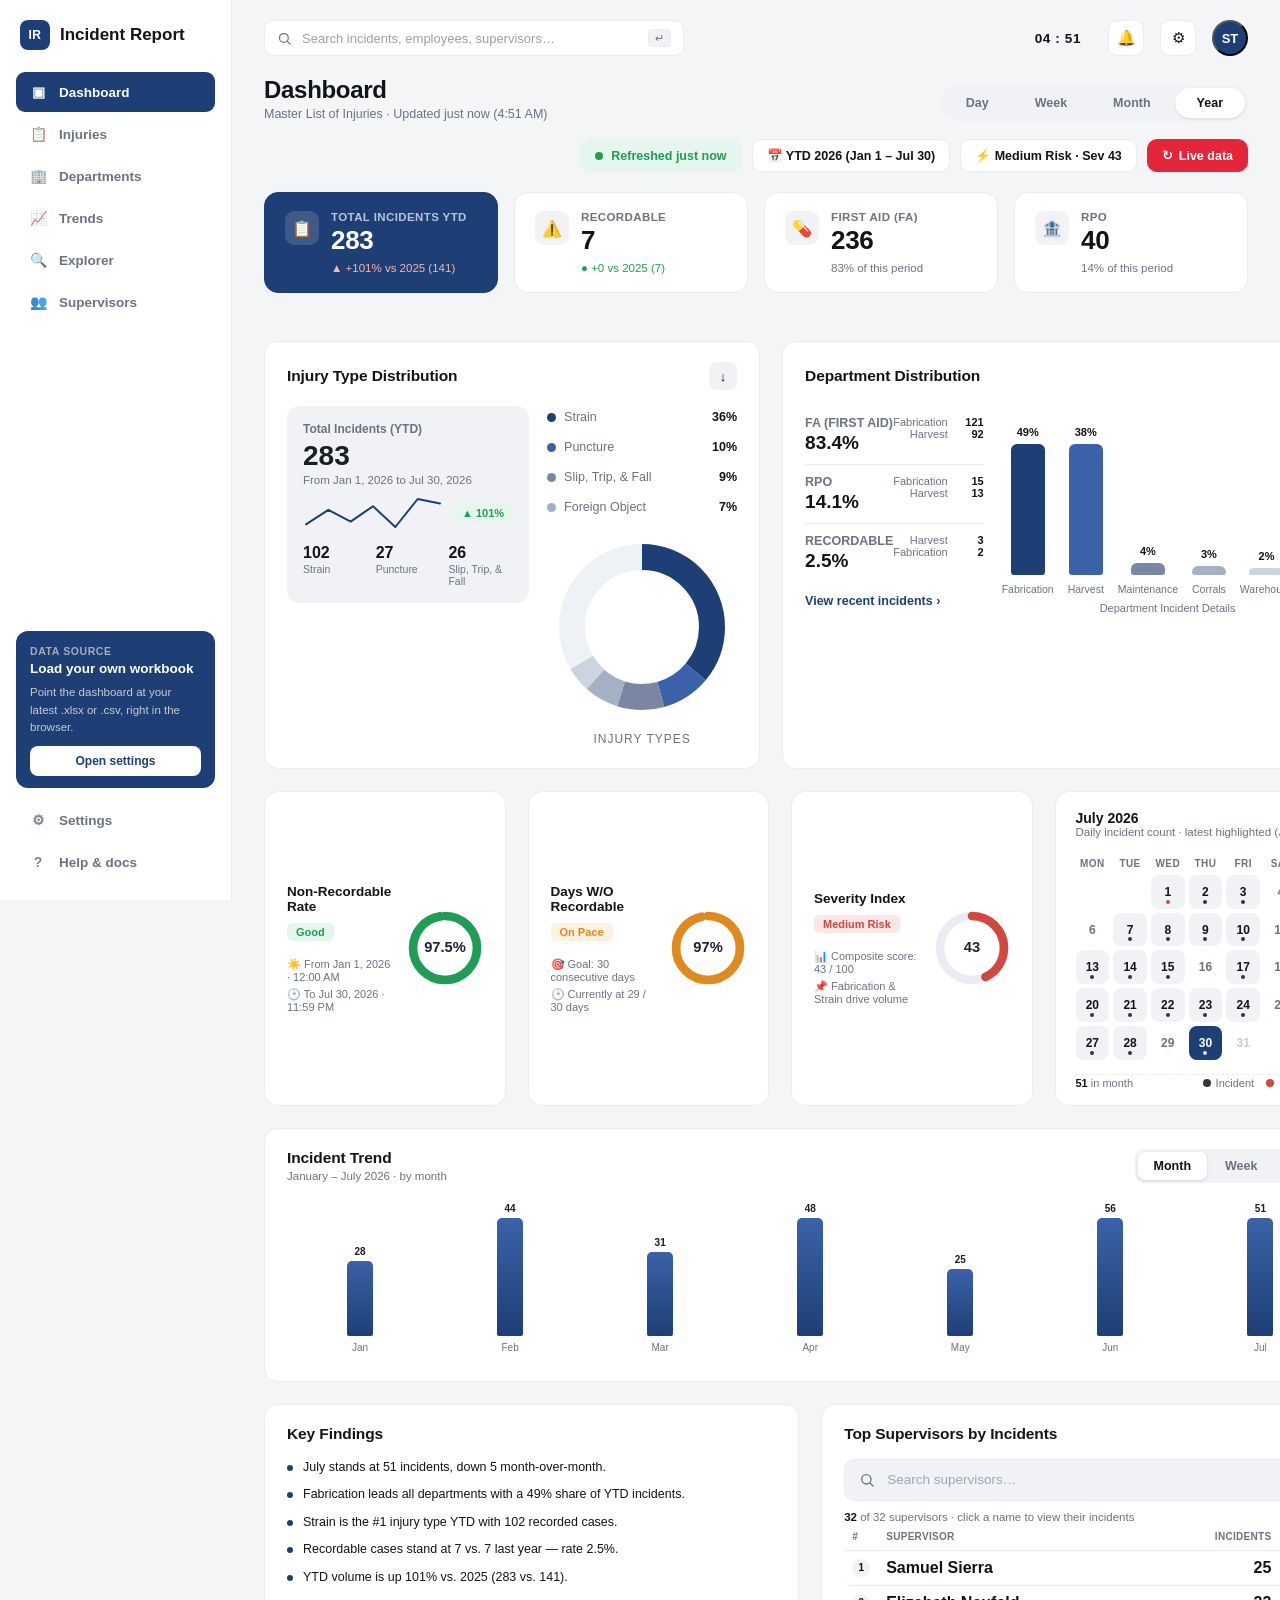
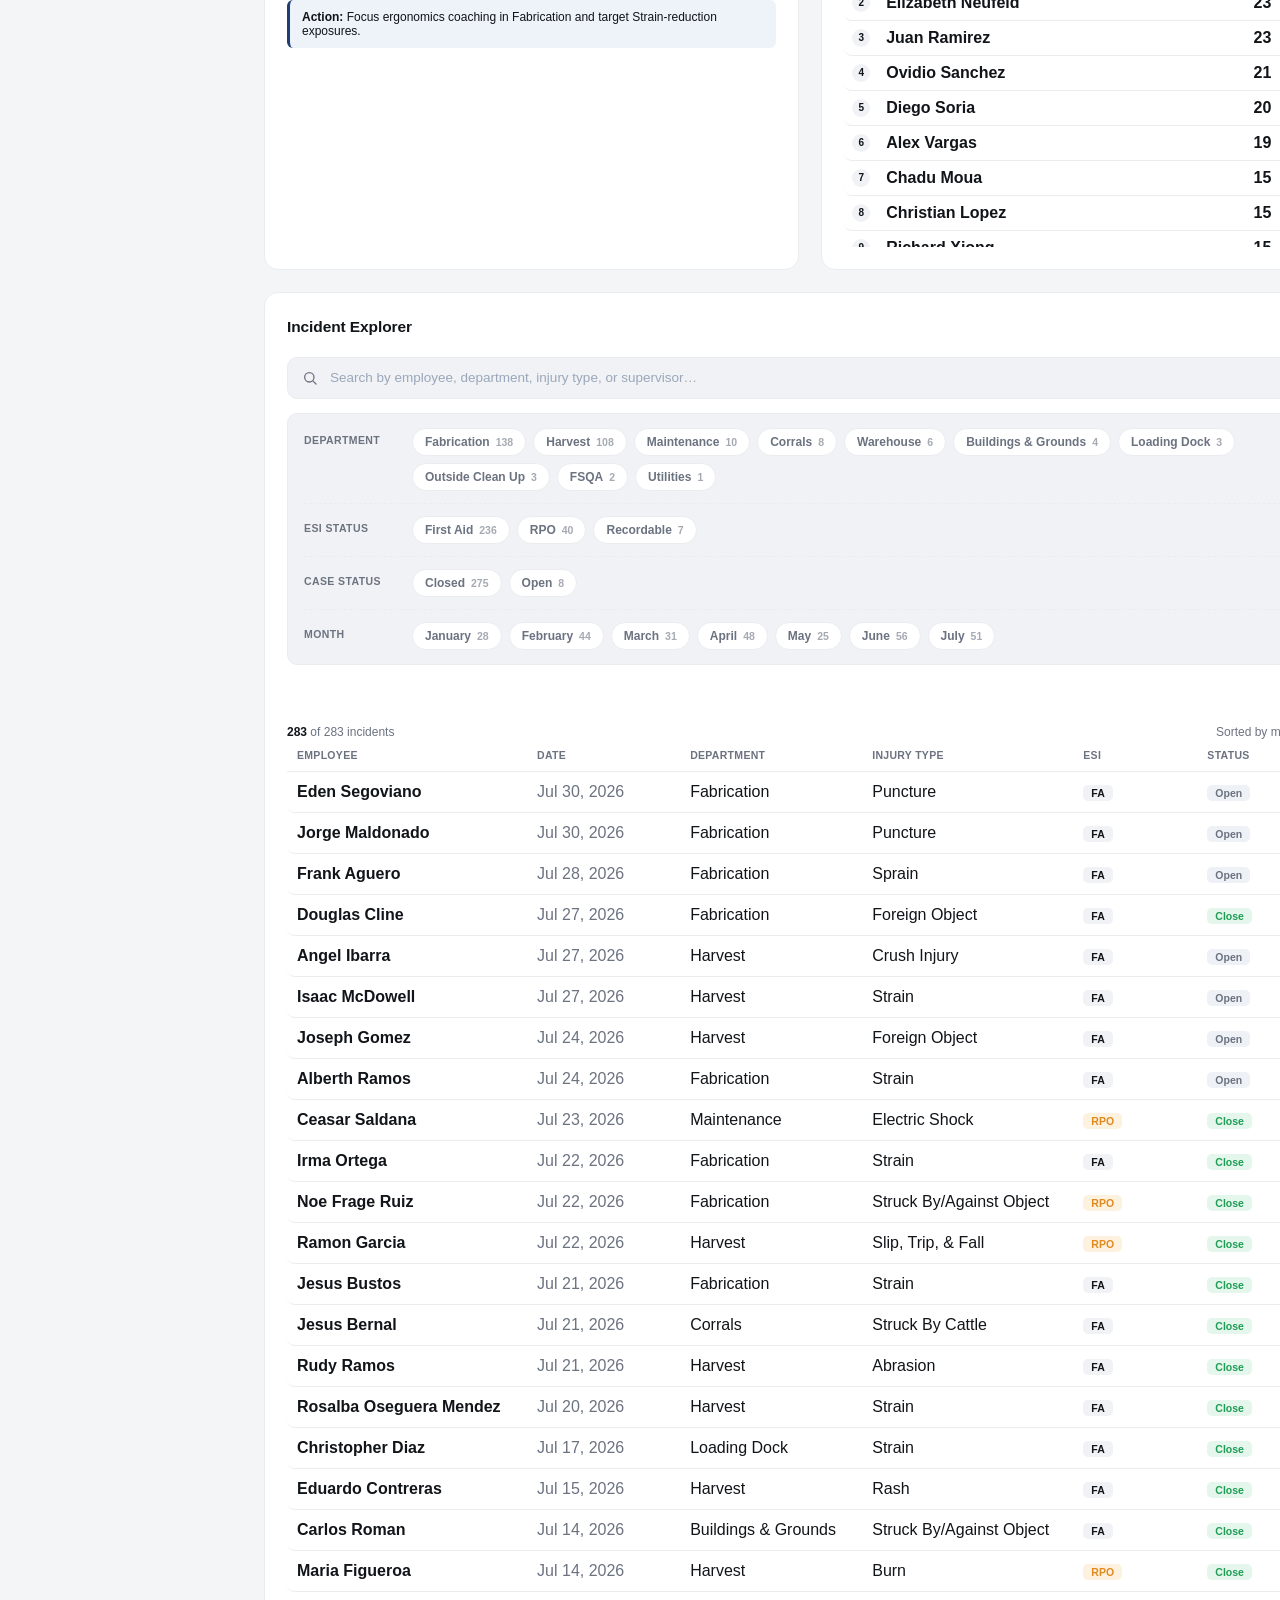
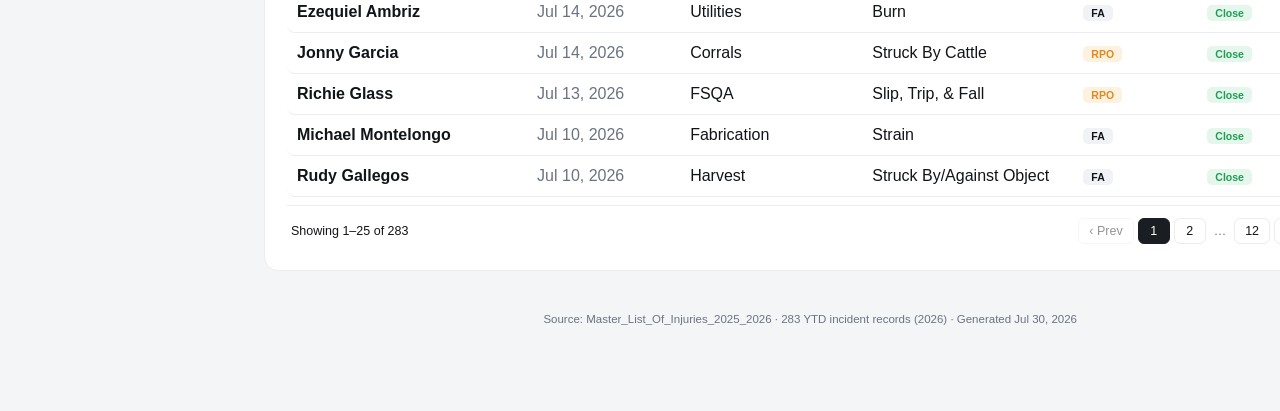
<file: index.html>
<!DOCTYPE html>
<html lang="en">
<head>
<meta charset="UTF-8">
<meta name="viewport" content="width=device-width, initial-scale=1.0">
<title>Incident Report Dashboard</title>
<style>
  :root{
    /* Monochrome UI palette (Skillset-inspired). Navy/teal names are kept
       as aliases so existing rules keep working with the new tones. */
    --ink-900:#0f1216;      /* near-black — reserved for body text */
    --ink-800:#1a1d21;
    --ink-700:#2b2f35;
    --accent:#111418;
    --accent-soft:#e5e7ea;
    /* Brand accent — corporate navy blue (blend from the second reference).
       Used for highlighted tiles, active nav, primary buttons, and chart
       series that previously showed pure black. */
    --brand:#1d3f75;
    --brand-strong:#142c56;
    --brand-mid:#3b62a8;
    --brand-soft:#eef2f9;
    /* Red is reserved for the single most-active CTA + destructive states. */
    --brand-red:#e5253a;
    --brand-red-strong:#c31a2c;
    --bg:#f4f5f7;           /* page background */
    --sidebar-bg:#ffffff;
    --card:#ffffff;
    --ink:#111418;          /* primary text */
    --muted:#6b7280;
    --line:#eaecef;
    --line-strong:#d9dce1;
    --surface-alt:#f1f2f5;  /* subtle chip / hover surface */
    --good:#1f9d55;
    --good-bg:#e5f7ec;
    --fair:#e08a1e;
    --fair-bg:#fdf1e0;
    --poor:#d1483f;
    --poor-bg:#fbe7e5;
    /* Legacy aliases so untouched rules keep sensible tones */
    --navy-900:var(--ink-900);
    --navy-800:var(--ink-800);
    --navy-700:var(--ink-700);
    --teal:var(--accent);
    --teal-light:var(--accent-soft);
    --blue-mid:#4b5563;
    --blue-soft:#9aa0a6;
    --blue-pale:#eef0f3;
  }
  *{box-sizing:border-box;}
  html{scroll-behavior:smooth;}
  body{
    margin:0;
    font-family:"Segoe UI", -apple-system, BlinkMacSystemFont, Arial, sans-serif;
    background:var(--bg);
    color:var(--ink);
  }
  a{color:inherit;}
  button{font-family:inherit;}
  .chip:focus-visible,.icon-btn:focus-visible,.dl-btn:focus-visible,
  .clear-all-btn:focus-visible,.search-clear-x:focus-visible,nav.links a:focus-visible,
  .view-more:focus-visible,.sidebar-nav a:focus-visible,.seg-btn:focus-visible,
  .top-search input:focus-visible{outline:2px solid var(--ink-900);outline-offset:2px;}

  /* Header */
  header.topnav{
    background:var(--navy-800);
    color:#fff;
    display:flex;
    align-items:center;
    justify-content:space-between;
    padding:14px 32px;
  }
  .logo{
    font-weight:700;
    font-size:20px;
    letter-spacing:0.5px;
    display:flex;
    align-items:center;
    gap:8px;
  }
  .logo .mark{
    width:26px;height:26px;border-radius:6px;
    background:var(--teal);
    display:inline-flex;align-items:center;justify-content:center;
    font-size:14px;font-weight:800;color:var(--navy-900);
  }
  nav.links{display:flex;gap:28px;font-size:14px;}
  nav.links a{position:relative;text-decoration:none;color:#cfe0f2;padding-bottom:4px;transition:color .2s ease;}
  nav.links a::after{
    content:"";position:absolute;left:0;bottom:-1px;width:100%;height:2px;
    background:var(--teal);transform:scaleX(0);transform-origin:left;
    transition:transform .28s cubic-bezier(.4,0,.2,1);
  }
  nav.links a:hover{color:#fff;}
  nav.links a:hover::after,nav.links a.active::after{transform:scaleX(1);}
  nav.links a.active{color:#fff;font-weight:600;}
  .header-right{display:flex;align-items:center;gap:16px;}
  .icon-btn{
    width:34px;height:34px;border-radius:50%;
    background:rgba(255,255,255,0.12);
    display:flex;align-items:center;justify-content:center;
    font-size:15px;cursor:pointer;
    transition:background .2s ease, transform .2s ease;
  }
  .icon-btn:hover{background:rgba(255,255,255,0.24);transform:translateY(-1px);}
  .icon-btn{border:none;color:inherit;position:relative;}

  /* Notification bell */
  .notif-wrap{position:relative;}
  @keyframes bellRing{
    0%,100%{transform:rotate(0);}
    15%{transform:rotate(14deg);} 30%{transform:rotate(-12deg);}
    45%{transform:rotate(9deg);}  60%{transform:rotate(-7deg);}
    75%{transform:rotate(4deg);}
  }
  .icon-btn.ringing{animation:bellRing .8s ease-in-out;}
  .notif-badge{
    position:absolute;top:-3px;right:-3px;min-width:17px;height:17px;padding:0 4px;
    border-radius:9px;background:var(--poor);color:#fff;
    font-size:10px;font-weight:800;line-height:17px;text-align:center;
    border:2px solid var(--navy-800);
    opacity:0;transform:scale(.4);pointer-events:none;
    transition:opacity .2s ease, transform .25s cubic-bezier(.34,1.56,.64,1);
  }
  .notif-badge.show{opacity:1;transform:scale(1);}

  .notif-panel{
    position:absolute;top:44px;right:0;width:330px;z-index:90;
    background:var(--card);border-radius:12px;
    box-shadow:0 14px 38px rgba(10,20,40,0.26);
    color:var(--ink);overflow:hidden;
    opacity:0;transform:translateY(-8px) scale(.97);pointer-events:none;
    transition:opacity .18s ease, transform .18s cubic-bezier(.22,1,.36,1);
  }
  .notif-panel.open{opacity:1;transform:translateY(0) scale(1);pointer-events:auto;}
  .notif-head{
    display:flex;align-items:center;justify-content:space-between;
    padding:12px 14px;border-bottom:1px solid var(--line);
    font-size:13px;font-weight:700;
  }
  .notif-mark-read{
    border:none;background:transparent;font-family:inherit;
    font-size:11.5px;font-weight:700;color:var(--blue-mid);cursor:pointer;
    padding:4px 7px;border-radius:6px;transition:background .16s ease, color .16s ease;
  }
  .notif-mark-read:hover{background:#eef3f9;color:var(--navy-800);}
  .notif-mark-read:active{transform:scale(.94);}
  .notif-mark-read.done{color:var(--good);background:var(--good-bg);}
  .notif-item{transition:background .28s ease;}
  .notif-item .notif-dot{transition:background .28s ease, border-color .28s ease;}
  .notif-list{max-height:320px;overflow-y:auto;scrollbar-width:thin;scrollbar-color:var(--blue-pale) transparent;}
  .notif-list::-webkit-scrollbar{width:6px;}
  .notif-list::-webkit-scrollbar-thumb{background:var(--blue-pale);border-radius:3px;}
  .notif-item{
    display:flex;gap:10px;padding:11px 14px;border-bottom:1px solid var(--line);
    cursor:pointer;transition:background .15s ease;
  }
  .notif-item:last-child{border-bottom:none;}
  .notif-item:hover{background:#f7f9fc;}
  .notif-item.unread{background:#f2f9fb;}
  .notif-item.unread:hover{background:#e9f4f8;}
  .notif-dot{width:7px;height:7px;border-radius:50%;background:var(--teal);margin-top:5px;flex-shrink:0;}
  .notif-item:not(.unread) .notif-dot{background:transparent;border:1.5px solid var(--line);}
  .notif-body{flex:1;min-width:0;}
  .notif-title{font-size:12.5px;font-weight:600;line-height:1.35;}
  .notif-sub{font-size:11px;color:var(--muted);margin-top:2px;}
  .notif-empty{padding:30px 16px;text-align:center;color:var(--muted);font-size:12.5px;}
  .notif-empty .big{font-size:22px;display:block;margin-bottom:6px;}
  .notif-foot{padding:9px 14px;border-top:1px solid var(--line);font-size:10.5px;color:var(--muted);background:#f8fafc;}

  @media (max-width:480px){
    .notif-panel{width:calc(100vw - 32px);right:-8px;}
  }
  .avatar{
    width:30px;height:30px;border-radius:50%;
    background:var(--teal-light);color:var(--navy-900);
    display:flex;align-items:center;justify-content:center;
    font-weight:700;font-size:13px;
    transition:transform .2s ease, box-shadow .2s ease;
    cursor:pointer;
  }
  .avatar:hover{transform:scale(1.07);box-shadow:0 0 0 3px rgba(255,255,255,0.16);}

  /* Welcome / KPI band */
  .welcome-band{
    background:var(--navy-800);
    background:linear-gradient(180deg,var(--navy-800),var(--navy-900));
    color:#fff;
    padding:18px 32px 26px;
  }
  .welcome-row{
    display:flex;align-items:center;justify-content:space-between;
    margin-bottom:18px;flex-wrap:wrap;gap:12px;
  }
  .welcome-row h1{font-size:19px;margin:0;font-weight:700;}
  .welcome-row .sub{font-size:12.5px;color:#a9c0da;margin-top:3px;font-weight:400;}
  #lastUpdated{transition:opacity .18s ease;}
  #lastUpdated.fade{opacity:0;}

  /* Prominent "Data last refreshed" pill in the header. */
  .pill.pill-updated{
    display:inline-flex;align-items:center;gap:8px;
    font-weight:600;
    background:rgba(31,157,85,0.18);
    border-color:rgba(31,157,85,0.55);
    color:#d6f5e1;
  }
  .pill-updated .live-dot{
    width:8px;height:8px;border-radius:50%;
    background:#1f9d55;
    box-shadow:0 0 0 0 rgba(31,157,85,0.6);
    animation:livePulse 2s ease-out infinite;
  }
  .pill-updated.stale{
    background:rgba(224,138,30,0.18);
    border-color:rgba(224,138,30,0.55);
    color:#fce6c8;
  }
  .pill-updated.stale .live-dot{background:#e08a1e;animation:none;}
  @keyframes livePulse{
    0%   { box-shadow:0 0 0 0 rgba(31,157,85,0.6); }
    70%  { box-shadow:0 0 0 8px rgba(31,157,85,0);   }
    100% { box-shadow:0 0 0 0 rgba(31,157,85,0);     }
  }
  .pill-group{display:flex;gap:10px;flex-wrap:wrap;}
  .pill{
    border:1px solid rgba(255,255,255,0.25);
    background:rgba(255,255,255,0.06);
    color:#e6eef8;
    border-radius:8px;
    padding:7px 14px;
    font-size:12.5px;
    white-space:nowrap;
    transition:background .2s ease, border-color .2s ease, transform .2s ease;
  }
  .pill:hover{background:rgba(255,255,255,0.13);border-color:rgba(255,255,255,0.45);transform:translateY(-1px);}
  button.pill-refresh{
    font-family:inherit;cursor:pointer;-webkit-appearance:none;appearance:none;
    display:inline-flex;align-items:center;gap:6px;
  }
  button.pill-refresh:disabled{cursor:default;opacity:.85;transform:none;}
  .pill-refresh .refresh-icon{display:inline-block;transition:transform .2s ease;}
  @keyframes spin{ to{transform:rotate(360deg);} }
  .pill-refresh.spinning .refresh-icon{animation:spin .7s linear infinite;}

  @keyframes cardPulse{
    0%{box-shadow:0 1px 3px rgba(20,30,50,0.08);}
    35%{box-shadow:0 0 0 3px rgba(23,162,184,0.25), 0 1px 3px rgba(20,30,50,0.08);}
    100%{box-shadow:0 1px 3px rgba(20,30,50,0.08);}
  }
  .card.refresh-pulse,.gauge-card.refresh-pulse{animation:cardPulse .7s ease;}

  .kpi-row{
    display:grid;
    grid-template-columns:repeat(4,1fr);
    gap:18px;
  }
  .kpi-card{
    background:rgba(255,255,255,0.07);
    border:1px solid rgba(255,255,255,0.12);
    border-radius:10px;
    padding:14px 16px;
    display:flex;
    gap:12px;
    align-items:flex-start;
    transition:transform .22s cubic-bezier(.22,1,.36,1), background .22s ease, border-color .22s ease, box-shadow .22s ease;
    cursor:default;
  }
  .kpi-card:hover{
    transform:translateY(-3px);
    background:rgba(255,255,255,0.12);
    border-color:rgba(255,255,255,0.24);
    box-shadow:0 10px 22px rgba(6,14,28,0.22);
  }
  .kpi-icon{
    width:40px;height:40px;border-radius:9px;
    background:rgba(255,255,255,0.1);
    display:flex;align-items:center;justify-content:center;
    font-size:19px;flex-shrink:0;
    transition:background .22s ease, transform .22s ease;
  }
  .kpi-card:hover .kpi-icon{background:rgba(255,255,255,0.22);transform:scale(1.08);}
  .kpi-body .kpi-label{font-size:11.5px;color:#aac1dc;text-transform:uppercase;letter-spacing:0.4px;}
  .kpi-body .kpi-value{font-size:24px;font-weight:700;margin-top:2px;transition:color .2s ease;}
  .kpi-body .kpi-delta{font-size:11.5px;margin-top:4px;color:#bcd3e9;transition:color .2s ease;}
  .kpi-delta.up{color:#ffb199;}
  .kpi-delta.flat{color:#9fe3c8;}
  .kpi-delta.share{color:#9fd6e8;}

  /* Main content */
  main{max-width:1280px;margin:0 auto;padding:26px 32px 50px;}
  .panels{
    display:grid;
    grid-template-columns:1fr 1fr;
    gap:22px;
    margin-bottom:22px;
  }
  .card{
    background:var(--card);
    border-radius:12px;
    box-shadow:0 1px 3px rgba(20,30,50,0.08), 0 1px 1px rgba(20,30,50,0.04);
    padding:20px 22px 22px;
  }
  .card-head{
    display:flex;align-items:center;justify-content:space-between;
    margin-bottom:16px;flex-wrap:wrap;gap:10px 16px;
  }
  .card-head h2{font-size:15.5px;margin:0;font-weight:700;color:var(--ink);}
  .dl-btn{
    width:28px;height:28px;border-radius:7px;background:var(--blue-pale);
    display:flex;align-items:center;justify-content:center;font-size:13px;color:var(--navy-800);
    cursor:pointer;transition:background .18s ease, transform .18s ease;
  }
  .dl-btn:hover{background:#b9d5ef;transform:translateY(-1px);}

  .panel-split{display:grid;grid-template-columns:1.05fr 1fr;gap:18px;align-items:start;}
  .stat-block{background:#f4f7fb;border-radius:10px;padding:16px;}
  .stat-block .big-label{font-size:12px;color:var(--muted);font-weight:600;}
  .stat-block .big-num{font-size:28px;font-weight:800;margin:4px 0 2px;color:var(--navy-800);}
  .stat-block .big-sub{font-size:11.5px;color:var(--muted);margin-bottom:10px;}
  .spark-wrap{display:flex;align-items:center;gap:10px;margin:8px 0 14px;}
  .spark-badge{
    background:var(--good-bg);color:var(--good);font-size:11px;font-weight:700;
    border-radius:12px;padding:3px 9px;white-space:nowrap;
  }
  .mini-stats{display:grid;grid-template-columns:1fr 1fr 1fr;gap:8px;margin-top:6px;}
  .mini-stats div{text-align:left;}
  .mini-stats .n{font-size:16px;font-weight:800;color:var(--ink);}
  .mini-stats .l{font-size:10.5px;color:var(--muted);margin-top:1px;}

  .legend-top{display:flex;flex-direction:column;gap:8px;margin-bottom:14px;width:100%;}
  .legend-row{
    display:flex;align-items:center;justify-content:space-between;font-size:12.5px;
    cursor:pointer;padding:4px 6px;margin:0 -6px;border-radius:6px;
    transition:background .18s ease, transform .18s ease;
  }
  .legend-row:hover{background:#f4f7fb;transform:translateX(2px);}
  .legend-row .lbl{display:flex;align-items:center;gap:8px;color:var(--muted);transition:color .18s ease;}
  .legend-row:hover .lbl{color:var(--ink);}
  .legend-row .dot{width:9px;height:9px;border-radius:50%;flex-shrink:0;transition:transform .18s ease;}
  .legend-row:hover .dot{transform:scale(1.25);}
  .legend-row .pct{font-weight:700;color:var(--ink);transition:transform .18s ease;}
  .legend-row:hover .pct{transform:scale(1.08);}

  .donut-wrap{display:flex;flex-direction:column;align-items:center;justify-content:center;}
  #donutChart circle{transition:opacity .2s ease, stroke-width .2s ease;cursor:pointer;}
  .donut-center-label{font-size:12px;color:var(--muted);margin-top:10px;letter-spacing:1px;text-transform:uppercase;}

  .protocol-row{display:flex;justify-content:space-between;align-items:flex-start;padding:10px 0;border-bottom:1px solid var(--line);}
  .protocol-row:last-of-type{border-bottom:none;}
  .protocol-row .pname{font-size:12.5px;color:var(--muted);font-weight:600;}
  .protocol-row .ppct{font-size:19px;font-weight:800;color:var(--ink);margin-top:2px;}
  .protocol-sub{text-align:right;}
  .protocol-sub div{font-size:11px;color:var(--muted);display:flex;gap:10px;justify-content:flex-end;}
  .protocol-sub span.num{color:var(--ink);font-weight:700;min-width:26px;text-align:right;display:inline-block;}
  .view-more{position:relative;display:inline-block;margin-top:12px;font-size:12.5px;color:var(--blue-mid);font-weight:700;text-decoration:none;transition:color .18s ease;cursor:pointer;}
  .view-more::after{
    content:"";position:absolute;left:0;bottom:-2px;width:0;height:1.5px;
    background:var(--navy-800);transition:width .24s cubic-bezier(.4,0,.2,1);
  }
  .view-more:hover{color:var(--navy-800);}
  .view-more:hover::after{width:100%;}

  .bar-chart{display:flex;align-items:flex-end;gap:14px;height:190px;padding-top:20px;}
  .bar-col{flex:1;display:flex;flex-direction:column;align-items:center;justify-content:flex-end;height:100%;cursor:pointer;}
  .bar-pct{font-size:11px;font-weight:700;color:#fff;margin-bottom:6px;transition:transform .2s ease;}
  .bar{width:100%;max-width:34px;border-radius:6px 6px 3px 3px;transform-origin:bottom;transition:transform .2s cubic-bezier(.22,1,.36,1), filter .2s ease;}
  .bar-col:hover .bar{transform:scaleX(1.12);filter:brightness(1.1);}
  .bar-col:hover .bar-pct{transform:translateY(-2px);}
  .bar-label{font-size:10.5px;color:var(--muted);margin-top:8px;text-align:center;line-height:1.2;transition:color .18s ease;}
  .bar-col:hover .bar-label{color:var(--ink);}
  .chart-caption{text-align:center;font-size:11px;color:var(--muted);margin-top:6px;}

  .chart-tooltip{
    position:fixed;z-index:80;pointer-events:none;
    background:var(--navy-900);color:#fff;font-size:11.5px;font-weight:600;line-height:1.4;
    padding:7px 11px;border-radius:7px;
    opacity:0;transform:translate(-50%,-100%) translateY(-4px) scale(.96);
    transition:opacity .16s ease, transform .16s ease;
    white-space:nowrap;box-shadow:0 6px 18px rgba(8,16,32,0.3);
  }
  .chart-tooltip.show{opacity:1;transform:translate(-50%,-100%) translateY(-10px) scale(1);}
  .chart-tooltip .tt-sub{opacity:.72;font-weight:500;}

  /* Gauge row */
  .gauge-row{display:grid;grid-template-columns:repeat(3,1fr);gap:22px;margin-bottom:22px;}
  .gauge-card{
    background:var(--card);border-radius:12px;box-shadow:0 1px 3px rgba(20,30,50,0.08);
    padding:20px 22px;display:flex;justify-content:space-between;align-items:center;gap:14px;
    transition:transform .22s cubic-bezier(.22,1,.36,1), box-shadow .22s ease;
  }
  .gauge-card:hover{transform:translateY(-3px);box-shadow:0 12px 26px rgba(20,30,50,0.13);}
  .gauge-left h3{font-size:14.5px;margin:0 0 8px;font-weight:700;}
  .status-pill{display:inline-block;font-size:11px;font-weight:700;border-radius:5px;padding:3px 9px;margin-bottom:12px;}
  .status-good{background:var(--good-bg);color:var(--good);}
  .status-fair{background:var(--fair-bg);color:var(--fair);}
  .status-poor{background:var(--poor-bg);color:var(--poor);}
  .gauge-meta{font-size:11px;color:var(--muted);display:flex;align-items:center;gap:5px;margin-top:5px;}
  .gauge-num{font-size:19px;font-weight:800;}

  /* Insights row */
  .insights-row{display:grid;grid-template-columns:1fr 1fr;gap:22px;margin-bottom:22px;}

  /* Incident Trend (Month / Week / Day) */
  .trend-subtitle{font-size:11.5px;color:var(--muted);margin-top:3px;transition:opacity .15s ease;}
  .seg-control{display:inline-flex;background:#eef1f5;border-radius:9px;padding:3px;gap:2px;flex-shrink:0;}
  .seg-btn{
    border:none;background:transparent;padding:7px 16px;border-radius:7px;
    font-size:12.5px;font-weight:700;color:var(--muted);cursor:pointer;font-family:inherit;
    transition:background .18s ease, color .18s ease, box-shadow .18s ease;
  }
  .seg-btn:hover{color:var(--ink);}
  .seg-btn.active{background:#fff;color:var(--navy-800);box-shadow:0 1px 4px rgba(20,30,50,0.16);}

  .trend-bars{
    display:flex;align-items:flex-end;gap:8px;height:160px;
    overflow-x:auto;overflow-y:hidden;padding:4px 2px 6px;
    transition:opacity .16s ease, transform .16s ease;
    scrollbar-width:thin;scrollbar-color:var(--blue-pale) transparent;
  }
  .trend-bars::-webkit-scrollbar{height:6px;}
  .trend-bars::-webkit-scrollbar-thumb{background:var(--blue-pale);border-radius:3px;}
  .trend-bars::-webkit-scrollbar-track{background:transparent;}
  .trend-bars.fading{opacity:0;transform:translateY(4px);}
  .trend-bars:not(.dense) .trend-col{flex:1 1 0;min-width:0;}
  .trend-bars.dense .trend-col{flex:0 0 28px;}
  .trend-col{
    display:flex;flex-direction:column;align-items:center;justify-content:flex-end;height:100%;
    cursor:pointer;
    opacity:0;transform:translateY(6px);
    transition:opacity .3s cubic-bezier(.22,1,.36,1), transform .3s cubic-bezier(.22,1,.36,1);
  }
  .trend-col.visible{opacity:1;transform:translateY(0);}
  .trend-bar{
    width:100%;max-width:26px;background:linear-gradient(180deg,var(--brand-mid),var(--brand));
    border-radius:5px 5px 2px 2px;transform-origin:bottom;
    transition:transform .2s cubic-bezier(.22,1,.36,1), filter .2s ease;
  }
  .trend-col:hover .trend-bar{transform:scaleX(1.15);filter:brightness(1.12);}
  .trend-val{font-size:10px;font-weight:700;color:var(--navy-800);margin-bottom:4px;transition:transform .18s ease;white-space:nowrap;}
  .trend-col:hover .trend-val{transform:translateY(-2px);}
  .trend-rec-dot{width:5px;height:5px;border-radius:50%;background:var(--poor);margin-bottom:3px;}
  .trend-lbl{font-size:10px;color:var(--muted);margin-top:6px;transition:color .18s ease;white-space:nowrap;}
  .trend-col:hover .trend-lbl{color:var(--ink);}

  .findings-list{list-style:none;margin:0;padding:0;display:flex;flex-direction:column;gap:10px;}
  .findings-list li{font-size:12.5px;color:var(--ink);padding-left:16px;position:relative;line-height:1.4;transition:transform .18s ease, color .18s ease;cursor:default;}
  .findings-list li:hover{transform:translateX(3px);color:var(--navy-800);}
  .findings-list li::before{content:"";position:absolute;left:0;top:6px;width:6px;height:6px;border-radius:50%;background:var(--teal);transition:transform .18s ease;}
  .findings-list li:hover::before{transform:scale(1.4);}
  .action-box{margin-top:14px;background:#f4f7fb;border-left:3px solid var(--teal);border-radius:6px;padding:10px 12px;font-size:12px;color:var(--navy-800);}
  .action-box b{color:var(--navy-900);}

  .rank{
    display:inline-flex;width:18px;height:18px;border-radius:50%;background:var(--blue-pale);
    color:var(--navy-800);font-size:10px;font-weight:800;align-items:center;justify-content:center;
    transition:background .16s ease, color .16s ease, transform .16s ease;
  }

  /* Top Supervisors: searchable, clickable list */
  .sup-search-row{margin-bottom:10px;}
  .sup-meta{font-size:11.5px;color:var(--muted);margin-bottom:8px;}
  .sup-meta b{color:var(--ink);}
  .sup-head-row,.sup-row-item{display:grid;grid-template-columns:26px 1fr 74px 46px;gap:8px;align-items:center;}
  .sup-head-row{padding:0 8px 8px;border-bottom:1px solid var(--line);}
  .sup-head-row span{font-size:10px;text-transform:uppercase;letter-spacing:.3px;color:var(--muted);font-weight:700;}
  .sup-list-wrap{
    max-height:296px;overflow-y:auto;
    scrollbar-width:thin;scrollbar-color:var(--blue-pale) transparent;
  }
  .sup-list-wrap::-webkit-scrollbar{width:6px;}
  .sup-list-wrap::-webkit-scrollbar-thumb{background:var(--blue-pale);border-radius:3px;}
  .sup-list-wrap::-webkit-scrollbar-track{background:transparent;}
  .sup-body{transition:opacity .16s ease, transform .16s ease;}
  .sup-body.fading{opacity:0;transform:translateY(4px);}
  .sup-row-item{
    padding:8px;border-bottom:1px solid var(--line);border-radius:8px;cursor:pointer;
    opacity:0;transform:translateY(6px);
    transition:opacity .28s cubic-bezier(.22,1,.36,1), transform .28s cubic-bezier(.22,1,.36,1), background .15s ease;
  }
  .sup-row-item:last-child{border-bottom:none;}
  .sup-row-item.visible{opacity:1;transform:translateY(0);}
  .sup-row-item:hover{background:#f7f9fc;}
  .sup-row-item:hover .rank{background:var(--navy-800);color:#fff;transform:scale(1.1);}
  .sup-row-item .sup-name{font-weight:600;color:var(--ink);transition:color .15s ease;}
  .sup-row-item:hover .sup-name{color:var(--navy-800);text-decoration:underline;text-underline-offset:2px;}
  .sup-row-item .num{text-align:right;font-weight:700;color:var(--ink);}
  .sup-empty{padding:34px 10px;text-align:center;color:var(--muted);font-size:12.5px;}

  @keyframes searchFlash{
    0%{box-shadow:0 0 0 0 rgba(23,162,184,0.45);}
    100%{box-shadow:0 0 0 9px rgba(23,162,184,0);}
  }
  .search-row.flash{animation:searchFlash .9s ease-out;}

  /* Incident Explorer */
  .card.wide{margin-bottom:22px;}
  .badge{display:inline-block;font-size:10.5px;font-weight:700;padding:2px 8px;border-radius:5px;transition:background .16s ease, color .16s ease;}
  .badge-fa{background:var(--surface-alt);color:var(--ink);}
  .badge-rpo{background:var(--fair-bg);color:var(--fair);}
  .badge-rec{background:var(--poor-bg);color:var(--poor);}
  .badge-close{background:var(--good-bg);color:var(--good);}
  .badge-open{background:#eef1f5;color:var(--muted);}

  .filter-bar{display:flex;flex-direction:column;gap:14px;margin-bottom:18px;}
  .search-row{
    display:flex;align-items:center;gap:10px;background:#f4f7fb;
    border:1.5px solid var(--line);border-radius:10px;padding:10px 14px;
    transition:border-color .18s ease, box-shadow .18s ease, background .18s ease;
  }
  .search-row:focus-within{border-color:var(--teal);box-shadow:0 0 0 3px rgba(23,162,184,0.14);background:#fff;}
  .search-row svg{flex-shrink:0;color:var(--muted);transition:color .18s ease;}
  .search-row:focus-within svg{color:var(--teal);}
  .search-row input{border:none;background:transparent;outline:none;font-size:13.5px;flex:1;color:var(--ink);font-family:inherit;}
  .search-row input::placeholder{color:#9aa7ba;}
  .search-clear-x{
    display:flex;width:20px;height:20px;border-radius:50%;background:#e4e9f0;color:var(--muted);
    align-items:center;justify-content:center;font-size:11px;cursor:pointer;flex-shrink:0;
    opacity:0;transform:scale(.7);pointer-events:none;
    transition:opacity .16s ease, transform .16s ease, background .16s ease, color .16s ease;
  }
  .search-clear-x.show{opacity:1;transform:scale(1);pointer-events:auto;}
  .search-clear-x:hover{background:#d3dce8;color:var(--ink);}

  .filter-groups{
    display:flex;flex-direction:column;gap:12px;
    background:#f8fafc;border:1px solid var(--line);border-radius:10px;
    padding:14px 16px;
  }
  .filter-group{display:flex;align-items:flex-start;gap:16px;}
  .filter-group:not(:last-child){padding-bottom:12px;border-bottom:1px dashed var(--line);}
  .chip-group-label{
    width:92px;flex-shrink:0;padding-top:6px;
    font-size:10.5px;font-weight:700;color:var(--muted);
    text-transform:uppercase;letter-spacing:.4px;
  }
  .chip-set{display:flex;flex-wrap:wrap;gap:7px;flex:1;}
  .chip{
    display:inline-flex;align-items:center;gap:6px;
    padding:6px 12px;border-radius:999px;
    background:#fff;color:var(--muted);border:1px solid var(--line);
    font-size:12px;font-weight:600;
    cursor:pointer;user-select:none;
    transition:background .18s ease, color .18s ease, border-color .18s ease, transform .12s ease, box-shadow .18s ease;
  }
  .chip:hover{background:#eef3f9;color:var(--ink);border-color:#c9d6e6;}
  .chip:active{transform:scale(.95);}
  .chip.active{background:var(--navy-800);color:#fff;border-color:var(--navy-800);box-shadow:0 3px 8px rgba(18,35,63,0.22);}
  .chip.active:hover{background:var(--navy-700);}
  .chip .chip-count{opacity:.6;font-weight:700;font-size:10.5px;transition:opacity .18s ease;}
  .chip.active .chip-count{opacity:.85;}

  .filter-footer{display:flex;justify-content:flex-end;align-items:center;gap:12px;min-height:26px;margin-top:2px;}
  .active-summary{
    font-size:12px;color:var(--muted);margin-right:auto;
    opacity:0;transform:translateY(-2px);
    transition:opacity .18s ease, transform .18s ease;
  }
  .active-summary.show{opacity:1;transform:translateY(0);}
  .active-summary b{color:var(--navy-800);}
  .clear-all-btn{
    display:inline-flex;align-items:center;gap:5px;
    font-size:12px;font-weight:700;color:var(--poor);cursor:pointer;
    opacity:0;transform:translateX(4px);pointer-events:none;
    transition:opacity .18s ease, transform .18s ease, background .16s ease;
    padding:6px 10px;border-radius:8px;
  }
  .clear-all-btn.show{opacity:1;transform:translateX(0);pointer-events:auto;}
  .clear-all-btn:hover{background:var(--poor-bg);}

  @media (max-width:600px){
    .filter-group{flex-direction:column;gap:6px;}
    .chip-group-label{width:auto;padding-top:0;}
  }

  .results-meta{display:flex;justify-content:space-between;align-items:center;margin-bottom:10px;font-size:12px;color:var(--muted);}
  .results-meta b{color:var(--ink);transition:color .15s ease;}

  .results-head-row,.result-row{display:grid;grid-template-columns:1.6fr 1fr 1.2fr 1.4fr .8fr .8fr;gap:8px;align-items:center;}
  .results-head-row{padding:0 10px 10px;border-bottom:1px solid var(--line);}
  .results-head-row span{font-size:10.5px;text-transform:uppercase;letter-spacing:.3px;color:var(--muted);font-weight:700;}
  .results-body{transition:opacity .16s ease, transform .16s ease;min-height:60px;}
  .results-body.fading{opacity:0;transform:translateY(4px);}

  /* Pagination footer for the Incident Explorer. Hidden entirely when the
     filtered result set fits on a single page. */
  .pagination{
    display:none;
    align-items:center;
    justify-content:space-between;
    gap:12px;
    padding:12px 4px 4px;
    font-size:12.5px;
    color:var(--muted);
    border-top:1px solid var(--line);
    margin-top:8px;
    flex-wrap:wrap;
  }
  .pagination.show{display:flex;}
  .pagination .range{color:var(--ink);font-weight:500;}
  .pagination .page-controls{display:inline-flex;align-items:center;gap:4px;}
  .pagination button{
    font-family:inherit;font-size:12.5px;
    background:#fff;border:1px solid var(--line);color:var(--ink);
    border-radius:6px;padding:5px 10px;min-width:32px;
    cursor:pointer;transition:background .15s ease, border-color .15s ease;
  }
  .pagination button:hover:not([disabled]):not([aria-current]){
    background:#f0f4f9;border-color:#c8d2e0;
  }
  .pagination button[aria-current="page"]{
    background:var(--navy-800);border-color:var(--navy-800);color:#fff;
    cursor:default;
  }
  .pagination button[disabled]{opacity:.45;cursor:not-allowed;}
  .pagination .gap{padding:0 4px;color:var(--muted);user-select:none;}
  .result-row{
    padding:11px 10px;border-bottom:1px solid var(--line);border-radius:8px;
    opacity:0;transform:translateY(6px);
    transition:opacity .32s cubic-bezier(.22,1,.36,1), transform .32s cubic-bezier(.22,1,.36,1), background .15s ease;
  }
  .result-row.visible{opacity:1;transform:translateY(0);}
  .result-row:hover{background:#f7f9fc;}
  .result-row .emp{font-weight:600;color:var(--ink);}
  .result-row .muted-cell{color:var(--muted);}
  .empty-state{text-align:center;padding:44px 20px;color:var(--muted);}
  .empty-state .icon{font-size:28px;margin-bottom:10px;}
  .empty-state b{color:var(--ink);}
  .empty-state .hint{font-size:12px;margin-top:5px;}

  @media (max-width:760px){
    .results-head-row{display:none;}
    .result-row{
      grid-template-columns:1fr;background:#fff;border:1px solid var(--line);
      border-radius:10px;margin-bottom:8px;padding:12px;
    }
    .result-row>div{display:flex;justify-content:space-between;padding:3px 0;font-size:12.5px;gap:10px;}
    .result-row>div::before{content:attr(data-label);color:var(--muted);font-weight:600;font-size:10.5px;text-transform:uppercase;flex-shrink:0;}
  }

  footer{text-align:center;font-size:11.5px;color:var(--muted);padding:20px 0 36px;}

  @media (max-width:980px){
    .kpi-row{grid-template-columns:repeat(2,1fr);}
    .panels,.panel-split,.gauge-row,.insights-row{grid-template-columns:1fr;}
  }
  @media (max-width:700px){
    nav.links{display:none;}
    header.topnav{padding:14px 18px;}
    .welcome-band{padding:16px 18px 22px;}
    main{padding:22px 16px 40px;}
    .seg-control{width:100%;}
    .seg-btn{flex:1;text-align:center;}
  }
  /* ---------- Data settings modal ---------- */
  .modal-backdrop{
    position:fixed;inset:0;z-index:120;background:rgba(12,22,40,0.55);
    display:flex;align-items:flex-start;justify-content:center;padding:40px 20px;
    opacity:0;pointer-events:none;transition:opacity .2s ease;overflow-y:auto;
  }
  .modal-backdrop.open{opacity:1;pointer-events:auto;}
  .modal{
    background:var(--card);border-radius:14px;width:100%;max-width:620px;
    box-shadow:0 24px 60px rgba(8,16,32,0.32);
    transform:translateY(-10px) scale(.985);transition:transform .22s cubic-bezier(.22,1,.36,1);
    display:flex;flex-direction:column;max-height:calc(100vh - 80px);
  }
  .modal-backdrop.open .modal{transform:translateY(0) scale(1);}
  .modal-head{display:flex;justify-content:space-between;align-items:flex-start;gap:12px;padding:20px 22px 14px;border-bottom:1px solid var(--line);}
  .modal-head h2{margin:0;font-size:16px;font-weight:700;}
  .modal-sub{font-size:12px;color:var(--muted);margin-top:3px;}
  .modal-close{
    border:none;background:#f1f4f9;color:var(--muted);width:28px;height:28px;border-radius:7px;
    cursor:pointer;font-size:12px;flex-shrink:0;transition:background .16s ease,color .16s ease;
  }
  .modal-close:hover{background:#e4e9f0;color:var(--ink);}
  .modal-body{padding:18px 22px;overflow-y:auto;}
  .modal-foot{
    display:flex;justify-content:space-between;align-items:center;gap:10px;
    padding:14px 22px;border-top:1px solid var(--line);background:#fafbfd;
    border-radius:0 0 14px 14px;flex-wrap:wrap;
  }
  .foot-right{display:flex;gap:8px;margin-left:auto;}
  .btn{
    border:1px solid transparent;border-radius:8px;padding:9px 16px;font-size:12.5px;
    font-weight:700;cursor:pointer;font-family:inherit;
    transition:background .16s ease,color .16s ease,border-color .16s ease,transform .12s ease;
  }
  .btn:active{transform:scale(.97);}
  .btn-primary{background:var(--navy-800);color:#fff;}
  .btn-primary:hover:not(:disabled){background:var(--navy-700);}
  .btn-primary:disabled{background:#c8d2e0;cursor:default;}
  .btn-ghost{background:transparent;color:var(--muted);border-color:var(--line);}
  .btn-ghost:hover{background:#eef1f5;color:var(--ink);}

  .source-strip{
    display:flex;align-items:center;gap:8px;font-size:12px;
    background:#f4f7fb;border:1px solid var(--line);border-radius:9px;
    padding:9px 12px;margin-bottom:14px;color:var(--muted);
  }
  .source-strip b{color:var(--ink);}
  .source-badge{
    font-size:10px;font-weight:700;padding:2px 7px;border-radius:5px;
    background:var(--blue-pale);color:var(--navy-800);text-transform:uppercase;letter-spacing:.3px;
  }
  .source-badge.custom{background:var(--good-bg);color:var(--good);}

  .dropzone{
    border:2px dashed #c9d6e6;border-radius:12px;padding:26px 20px;text-align:center;
    cursor:pointer;background:#fbfcfe;
    transition:border-color .18s ease,background .18s ease,transform .18s ease;
  }
  .dropzone:hover,.dropzone:focus-visible{border-color:var(--teal);background:#f4fbfc;outline:none;}
  .dropzone.dragging{border-color:var(--teal);background:#e9f7fa;transform:scale(1.01);}
  .dropzone.busy{opacity:.6;pointer-events:none;}
  .dz-icon{font-size:26px;margin-bottom:8px;}
  .dz-title{font-size:13.5px;font-weight:600;color:var(--ink);}
  .dz-link{color:var(--blue-mid);text-decoration:underline;}
  .dz-hint{font-size:11.5px;color:var(--muted);margin-top:5px;}

  .load-error{
    display:none;margin-top:12px;padding:11px 13px;border-radius:9px;
    background:var(--poor-bg);color:#a5352d;font-size:12.5px;line-height:1.5;
    border-left:3px solid var(--poor);
  }
  .load-error.show{display:block;}
  .load-error b{color:#7f2a23;}

  .mapper{display:none;margin-top:16px;}
  .mapper.show{display:block;}
  .mapper-row{display:flex;align-items:center;gap:12px;margin-bottom:10px;}
  .mapper-row label{width:92px;flex-shrink:0;font-size:11px;font-weight:700;color:var(--muted);text-transform:uppercase;letter-spacing:.4px;}
  .mapper select{
    flex:1;padding:8px 10px;border:1px solid var(--line);border-radius:8px;
    font-family:inherit;font-size:12.5px;color:var(--ink);background:#fff;cursor:pointer;
    transition:border-color .16s ease,box-shadow .16s ease;
  }
  .mapper select:focus{outline:none;border-color:var(--teal);box-shadow:0 0 0 3px rgba(23,162,184,0.14);}
  .mapper select.missing{border-color:var(--poor);background:#fffafa;}
  .mapper-divider{display:flex;align-items:center;gap:10px;margin:16px 0 12px;}
  .mapper-divider::before,.mapper-divider::after{content:"";flex:1;height:1px;background:var(--line);}
  .mapper-divider span{font-size:10.5px;font-weight:700;color:var(--muted);text-transform:uppercase;letter-spacing:.4px;}
  .mapper-grid{display:grid;grid-template-columns:1fr 1fr;gap:10px 14px;}
  .map-field label{display:block;font-size:11px;font-weight:700;color:var(--muted);margin-bottom:4px;}
  .map-field label .req{color:var(--poor);}
  .map-field label .opt{color:#9aa7ba;font-weight:600;text-transform:none;letter-spacing:0;}
  .map-field select{width:100%;}
  .mapper-preview{
    margin-top:14px;padding:11px 13px;border-radius:9px;background:#f4f7fb;
    font-size:12px;color:var(--muted);line-height:1.6;border-left:3px solid var(--teal);
  }
  .mapper-preview b{color:var(--ink);}
  .mapper-preview .warn{color:#9a6212;}

  @media (max-width:560px){
    .mapper-grid{grid-template-columns:1fr;}
    .modal-foot{flex-direction:column;align-items:stretch;}
    .foot-right{margin-left:0;}
    .foot-right .btn{flex:1;}
  }

  /* ==================================================================
   * Skillset-inspired theme layer: sidebar layout, monochrome surfaces,
   * one highlighted KPI. Layered on top of the original rules so all
   * existing DOM keeps working — this only overrides colors, spacing
   * and the outer layout.
   * ================================================================== */

  body{background:var(--bg);color:var(--ink);display:flex;min-height:100vh;}
  .content-col{flex:1;min-width:0;display:flex;flex-direction:column;}

  /* ---------- Sidebar ---------- */
  .sidebar{
    flex:0 0 232px;width:232px;background:var(--sidebar-bg);
    border-right:1px solid var(--line);
    display:flex;flex-direction:column;padding:20px 16px 18px;
    position:sticky;top:0;height:100vh;overflow-y:auto;z-index:40;
  }
  .sidebar-brand{
    display:flex;align-items:center;gap:10px;
    padding:0 4px 22px;font-weight:800;font-size:17px;color:var(--ink);
  }
  .sidebar-brand .mark{
    width:30px;height:30px;border-radius:8px;
    background:var(--brand);color:#fff;
    display:inline-flex;align-items:center;justify-content:center;
    font-size:12px;font-weight:800;letter-spacing:.5px;
  }
  .sidebar-nav{list-style:none;margin:0;padding:0;display:flex;flex-direction:column;gap:2px;}
  .sidebar-nav a{
    display:flex;align-items:center;gap:11px;
    padding:10px 12px;border-radius:9px;
    text-decoration:none;color:var(--muted);
    font-size:13.5px;font-weight:600;
    transition:background .18s ease, color .18s ease, transform .12s ease;
  }
  .sidebar-nav a:hover{background:var(--surface-alt);color:var(--ink);}
  .sidebar-nav a.active{background:var(--brand);color:#fff;}
  .sidebar-nav a .nav-badge{
    margin-left:auto;font-size:10.5px;font-weight:800;
    background:var(--brand-red);color:#fff;
    border-radius:9px;padding:1px 7px;line-height:14px;
  }
  .sidebar-nav a.active .nav-badge{background:#fff;color:var(--brand);}
  .sidebar-nav a .nav-ico{
    width:20px;height:20px;flex-shrink:0;display:inline-flex;align-items:center;justify-content:center;
    font-size:14px;opacity:.85;
  }
  .sidebar-nav a.active .nav-ico{opacity:1;}
  .sidebar-caption{
    font-size:10.5px;text-transform:uppercase;letter-spacing:.7px;
    color:#9aa0a6;padding:14px 12px 6px;font-weight:700;
  }
  .sidebar-spacer{flex:1;}
  .sidebar-card{
    background:var(--brand);color:#fff;border-radius:12px;
    padding:14px 14px 12px;margin:12px 0;
  }
  .sidebar-card .sc-eyebrow{
    font-size:10.5px;text-transform:uppercase;letter-spacing:.6px;
    color:#a8adb5;font-weight:700;margin-bottom:4px;
  }
  .sidebar-card .sc-title{font-size:13.5px;font-weight:700;margin-bottom:8px;}
  .sidebar-card .sc-body{font-size:11.5px;color:#c6cad0;line-height:1.5;margin-bottom:10px;}
  .sidebar-card .sc-btn{
    display:block;width:100%;text-align:center;padding:8px 10px;border-radius:8px;
    background:#fff;color:var(--brand);font-weight:700;font-size:12px;
    border:none;cursor:pointer;font-family:inherit;
    transition:background .16s ease, transform .12s ease;
  }
  .sidebar-card .sc-btn:hover{background:#eef2f9;}
  .sidebar-card .sc-btn:active{transform:scale(.97);}

  /* ---------- Top header ---------- */
  header.topnav{
    background:transparent;color:var(--ink);
    padding:20px 32px 12px;border-bottom:none;
    justify-content:flex-end;gap:16px;
  }
  header.topnav .logo,header.topnav nav.links{display:none;}
  .top-search{
    flex:1;max-width:420px;margin-right:auto;
    display:flex;align-items:center;gap:8px;
    background:var(--card);border:1px solid var(--line);
    border-radius:10px;padding:8px 12px;
    transition:border-color .16s ease, box-shadow .16s ease;
  }
  .top-search:focus-within{border-color:var(--ink-700);box-shadow:0 0 0 3px rgba(17,20,24,.08);}
  .top-search svg{flex-shrink:0;color:var(--muted);}
  .top-search input{
    border:none;background:transparent;outline:none;flex:1;
    font-family:inherit;font-size:13px;color:var(--ink);
  }
  .top-search input::placeholder{color:#9aa0a6;}
  .top-search kbd{
    font-family:inherit;font-size:10.5px;color:var(--muted);
    padding:2px 6px;border:1px solid var(--line);border-radius:4px;
    background:var(--surface-alt);
  }
  header.topnav .icon-btn{
    background:var(--card);border:1px solid var(--line);
    color:var(--ink);width:36px;height:36px;border-radius:10px;
  }
  header.topnav .icon-btn:hover{background:var(--surface-alt);border-color:var(--line-strong);}
  header.topnav .avatar{
    background:var(--brand);color:#fff;width:36px;height:36px;
    border-radius:50%;
  }
  header.topnav .avatar:hover{box-shadow:0 0 0 3px rgba(29,63,117,.14);}
  .notif-badge{border-color:var(--card);}
  .header-clock{
    display:inline-flex;align-items:center;font-variant-numeric:tabular-nums;
    font-size:13.5px;font-weight:700;letter-spacing:.6px;color:var(--ink);
    padding:5px 10px;border-radius:8px;cursor:pointer;user-select:none;
    background:transparent;border:1px solid transparent;font-family:inherit;
    transition:background .15s ease, border-color .15s ease, transform .12s ease;
  }
  .header-clock:hover{background:var(--card);border-color:var(--line);}
  .header-clock:active{transform:scale(.96);}
  @media (max-width:900px){ .header-clock{display:none;} }

  /* ---------- Avatar user menu ---------- */
  .user-wrap{position:relative;}
  .user-panel{
    position:absolute;top:44px;right:0;width:290px;z-index:90;
    background:var(--card);border:1px solid var(--line);border-radius:12px;
    box-shadow:0 14px 38px rgba(10,20,40,0.16);overflow:hidden;
    opacity:0;transform:translateY(-8px) scale(.97);pointer-events:none;
    transition:opacity .18s ease, transform .18s cubic-bezier(.22,1,.36,1);
  }
  .user-panel.open{opacity:1;transform:translateY(0) scale(1);pointer-events:auto;}
  .user-head{
    display:flex;align-items:center;gap:12px;
    padding:14px 16px;border-bottom:1px solid var(--line);
    background:var(--brand-soft);
  }
  .user-avatar-lg{
    width:40px;height:40px;border-radius:50%;background:var(--brand);color:#fff;
    display:flex;align-items:center;justify-content:center;
    font-weight:700;font-size:14px;flex-shrink:0;
  }
  .user-name{font-size:13.5px;font-weight:700;color:var(--ink);line-height:1.2;}
  .user-role{font-size:11px;color:var(--muted);margin-top:2px;}
  .user-meta{padding:10px 16px;font-size:12px;color:var(--muted);}
  .user-meta > div{display:flex;justify-content:space-between;padding:4px 0;}
  .user-meta b{color:var(--ink);font-variant-numeric:tabular-nums;}
  .user-actions{border-top:1px solid var(--line);padding:6px;}
  .user-action{
    display:flex;align-items:center;gap:10px;width:100%;padding:9px 10px;
    border-radius:7px;border:none;background:transparent;
    font-family:inherit;font-size:12.5px;color:var(--ink);
    cursor:pointer;text-align:left;
    transition:background .14s ease, color .14s ease;
  }
  .user-action:hover{background:var(--surface-alt);}
  .user-action .ua-ico{width:18px;text-align:center;opacity:.85;}
  .user-action.user-action-danger{color:var(--brand-red);}
  .user-action.user-action-danger:hover{background:var(--poor-bg);}
  @media (max-width:480px){
    .user-panel{width:calc(100vw - 32px);right:-8px;}
  }

  /* ---------- Welcome / page-header band ---------- */
  .welcome-band{
    background:transparent;color:var(--ink);
    padding:8px 32px 22px;
  }
  .welcome-row{margin-bottom:20px;}
  .welcome-row h1{font-size:24px;font-weight:800;letter-spacing:-.2px;}
  .welcome-row .sub{color:var(--muted);}
  .pill{
    background:var(--card);border:1px solid var(--line);color:var(--ink);
    font-weight:600;padding:8px 14px;border-radius:10px;
  }
  .pill:hover{background:var(--surface-alt);border-color:var(--line-strong);transform:translateY(-1px);}
  /* Primary CTA: matches the reference's red "Show" / "Sign in" accent. */
  button.pill-refresh{background:var(--brand-red);color:#fff;border-color:var(--brand-red);}
  button.pill-refresh:hover{background:var(--brand-red-strong);border-color:var(--brand-red-strong);}
  .pill.pill-updated{
    background:var(--good-bg);color:var(--good);border-color:transparent;
  }

  /* ---------- KPI tiles: light with one highlighted dark ---------- */
  .kpi-row{gap:16px;}
  .kpi-card{
    background:var(--card);border:1px solid var(--line);border-radius:14px;
    padding:18px 20px;box-shadow:none;
  }
  .kpi-card:hover{
    background:var(--card);border-color:var(--line-strong);
    box-shadow:0 8px 24px rgba(15,18,22,0.08);
  }
  .kpi-icon{background:var(--surface-alt);color:var(--ink);}
  .kpi-card:hover .kpi-icon{background:var(--line);}
  .kpi-body .kpi-label{color:var(--muted);font-weight:700;}
  .kpi-body .kpi-value{color:var(--ink);font-size:28px;font-weight:800;letter-spacing:-.3px;}
  .kpi-body .kpi-delta{color:var(--muted);}
  .kpi-delta.up{color:var(--poor);}     /* rising incidents = bad */
  .kpi-delta.flat{color:var(--good);}
  .kpi-delta.share{color:var(--muted);}

  /* Highlighted primary KPI (Total Incidents YTD) — brand blue */
  .kpi-card.kpi-highlight{
    background:var(--brand);color:#fff;border-color:var(--brand);
  }
  .kpi-card.kpi-highlight:hover{background:var(--brand-strong);border-color:var(--brand-strong);}
  .kpi-card.kpi-highlight .kpi-icon{background:rgba(255,255,255,0.14);color:#fff;}
  .kpi-card.kpi-highlight:hover .kpi-icon{background:rgba(255,255,255,0.26);}
  .kpi-card.kpi-highlight .kpi-body .kpi-label{color:#b8c4dc;}
  .kpi-card.kpi-highlight .kpi-body .kpi-value{color:#fff;}
  .kpi-card.kpi-highlight .kpi-body .kpi-delta{color:#dbe4f2;}
  .kpi-card.kpi-highlight .kpi-delta.up{color:#ffb6a3;}
  .kpi-card.kpi-highlight .kpi-delta.flat{color:#8fe0b3;}

  /* ---------- Cards, gauges, misc surfaces ---------- */
  .card{
    background:var(--card);border:1px solid var(--line);
    border-radius:14px;box-shadow:none;
  }
  .card:hover{border-color:var(--line);}
  .gauge-card{
    background:var(--card);border:1px solid var(--line);
    border-radius:14px;box-shadow:none;
  }
  .gauge-card:hover{border-color:var(--line-strong);box-shadow:0 8px 22px rgba(15,18,22,0.06);}

  /* Card-head + heading tone match reference */
  .card-head h2{color:var(--ink);letter-spacing:-.1px;}

  /* Chart tints — swap teal/blue palette to neutral grays */
  .stat-block{background:var(--surface-alt);border-radius:12px;}
  .spark-badge{background:var(--good-bg);color:var(--good);}
  .action-box{background:var(--brand-soft);border-left-color:var(--brand);color:var(--ink);}
  .findings-list li::before{background:var(--brand);}
  .findings-list li:hover{color:var(--brand);}

  /* Segmented control (Month/Week/Day, filter chips) */
  .seg-control{background:var(--surface-alt);}
  .seg-btn.active{color:var(--ink-900);box-shadow:0 1px 3px rgba(15,18,22,0.12);}
  .chip{background:var(--card);border-color:var(--line);}
  .chip:hover{background:var(--surface-alt);border-color:var(--line-strong);}
  .chip.active{background:var(--brand);border-color:var(--brand);color:#fff;box-shadow:0 3px 8px rgba(29,63,117,0.28);}
  .chip.active:hover{background:var(--brand-strong);border-color:var(--brand-strong);}

  /* Search fields (explorer + supervisor) */
  .search-row{background:var(--surface-alt);border-color:var(--line);}
  .search-row:focus-within{border-color:var(--brand);box-shadow:0 0 0 3px rgba(29,63,117,0.14);background:var(--card);}

  /* Filter group panel */
  .filter-groups{background:var(--surface-alt);border-color:var(--line);}

  /* Sup list — refresh row separators */
  .sup-row-item:hover{background:var(--surface-alt);}
  .rank{background:var(--surface-alt);color:var(--ink);}
  .sup-row-item:hover .rank{background:var(--brand);color:#fff;}
  .sup-row-item:hover .sup-name{color:var(--brand);}

  /* Explorer + notifications hover tones */
  table.recent tr:hover td,.result-row:hover{background:var(--surface-alt);}
  .notif-item:hover{background:var(--surface-alt);}
  .notif-item.unread{background:#f7f4ea;}   /* subtle amber tint for unread */
  .notif-item.unread:hover{background:#f2eee0;}
  .notif-dot{background:var(--ink-900);}
  .notif-foot{background:var(--surface-alt);}
  .notif-mark-read{color:var(--ink-900);}
  .notif-mark-read:hover{background:var(--surface-alt);color:var(--ink-900);}
  .search-clear-x{background:var(--line);color:var(--muted);}
  .search-clear-x:hover{background:var(--line-strong);color:var(--ink);}

  /* Refresh pulse in monochrome */
  @keyframes cardPulseNeutral{
    0%{box-shadow:0 0 0 rgba(0,0,0,0);}
    35%{box-shadow:0 0 0 3px rgba(17,20,24,.15);}
    100%{box-shadow:0 0 0 rgba(0,0,0,0);}
  }
  .card.refresh-pulse,.gauge-card.refresh-pulse{animation:cardPulseNeutral .7s ease;}

  /* Download / dl button on cards */
  .dl-btn{background:var(--surface-alt);color:var(--ink);}
  .dl-btn:hover{background:var(--line);}

  /* Bar chart hover tint on the pct label */
  .bar-pct{color:var(--ink) !important;}

  /* Modal — align to new palette */
  .modal-close{background:var(--surface-alt);color:var(--muted);}
  .modal-close:hover{background:var(--line);color:var(--ink);}
  .btn-primary{background:var(--brand);}
  .btn-primary:hover:not(:disabled){background:var(--brand-strong);}
  .source-strip{background:var(--surface-alt);}
  .source-badge{background:var(--line);color:var(--ink);}
  .source-badge.custom{background:var(--good-bg);color:var(--good);}
  .dropzone{background:var(--card);border-color:var(--line-strong);}
  .dropzone:hover,.dropzone:focus-visible{border-color:var(--brand);background:var(--brand-soft);}
  .dropzone.dragging{border-color:var(--brand);background:var(--brand-soft);}
  .mapper-preview{background:var(--brand-soft);border-left-color:var(--brand);}

  /* Section links — brand blue accent */
  .view-more{color:var(--brand);}
  .view-more::after{background:var(--brand);}

  /* ---------- Page title + period selector (Skillset reference) ---------- */
  .page-head{
    display:flex;justify-content:space-between;align-items:flex-end;
    flex-wrap:wrap;gap:16px 24px;margin-bottom:18px;
  }
  .page-head h1{font-size:24px;font-weight:800;margin:0;letter-spacing:-.3px;color:var(--ink);}
  .page-head .sub{font-size:12.5px;color:var(--muted);margin-top:3px;}
  .period-tabs{
    display:inline-flex;background:var(--surface-alt);border-radius:999px;padding:3px;gap:2px;
  }
  .period-tabs button{
    border:none;background:transparent;padding:8px 22px;border-radius:999px;
    font-family:inherit;font-size:12.5px;font-weight:600;color:var(--muted);cursor:pointer;
    transition:background .16s ease, color .16s ease, box-shadow .16s ease;
  }
  .period-tabs button:hover{color:var(--ink);}
  .period-tabs button.active{background:var(--card);color:var(--ink);box-shadow:0 1px 3px rgba(15,18,22,0.12);}

  /* KPI icons compact — smaller, less dominant than before to match reference */
  .kpi-icon{width:34px;height:34px;border-radius:9px;font-size:16px;}
  .kpi-body .kpi-value{font-size:26px;}
  .kpi-body .kpi-delta{margin-top:6px;}

  /* ---------- Current-month calendar tile ---------- */
  .cal-card{
    display:flex;flex-direction:column;gap:14px;
    background:var(--card);border:1px solid var(--line);border-radius:14px;
    padding:18px 20px 16px;
    transition:border-color .22s ease, box-shadow .22s ease;
  }
  .cal-card:hover{border-color:var(--line-strong);box-shadow:0 8px 22px rgba(15,18,22,0.06);}
  .cal-head{
    display:flex;justify-content:space-between;align-items:center;
  }
  .cal-title{font-size:14px;font-weight:700;color:var(--ink);}
  .cal-sub{font-size:11.5px;color:var(--muted);}
  .cal-grid{
    display:grid;grid-template-columns:repeat(7,1fr);gap:4px;
  }
  .cal-dow{
    text-align:center;font-size:10px;font-weight:700;color:var(--muted);
    text-transform:uppercase;letter-spacing:.4px;padding:6px 0 2px;
  }
  .cal-day{
    position:relative;aspect-ratio:1/1;display:flex;flex-direction:column;
    align-items:center;justify-content:center;
    font-size:12px;font-weight:600;color:var(--ink);
    border-radius:8px;background:transparent;
    transition:background .16s ease, transform .12s ease;cursor:default;
  }
  .cal-day.empty{background:transparent;color:transparent;pointer-events:none;}
  .cal-day.past{color:var(--muted);}
  .cal-day.future{color:#c9ccd1;}
  .cal-day .cal-dot{
    position:absolute;bottom:5px;left:50%;transform:translateX(-50%);
    width:4px;height:4px;border-radius:50%;background:var(--muted);opacity:.55;
  }
  .cal-day.hit{background:var(--surface-alt);color:var(--ink);}
  .cal-day.hit .cal-dot{background:var(--ink);opacity:.85;}
  .cal-day.hit.rec .cal-dot{background:var(--poor);opacity:1;}
  .cal-day.hit:hover{background:var(--line);}
  .cal-day.today{outline:2px solid var(--brand);outline-offset:-2px;}
  .cal-day.selected{background:var(--brand);color:#fff;}
  .cal-day.selected .cal-dot{background:#fff;}
  .cal-legend{
    display:flex;align-items:center;justify-content:space-between;
    font-size:11px;color:var(--muted);padding-top:2px;
    border-top:1px dashed var(--line);
  }
  .cal-legend b{color:var(--ink);}
  .cal-legend .swatches{display:flex;gap:12px;}
  .cal-legend .sw{display:inline-flex;align-items:center;gap:5px;}
  .cal-legend .sw i{width:8px;height:8px;border-radius:50%;background:var(--ink);display:inline-block;opacity:.85;}
  .cal-legend .sw i.rec{background:var(--poor);opacity:1;}

  .gauge-row.with-cal{grid-template-columns:1fr 1fr 1fr 1.25fr;}
  .gauge-row.with-cal .gauge-card h3{font-size:13.5px;}
  .gauge-row.with-cal .gauge-card svg{width:76px;height:76px;flex-shrink:0;}
  @media (max-width:1240px){
    .gauge-row.with-cal{grid-template-columns:1fr 1fr;}
  }
  @media (max-width:760px){
    .gauge-row.with-cal{grid-template-columns:1fr;}
  }

  /* Sidebar responsive: collapse to icon rail on tablets, hide on phones
   * (a "menu" button appears in the header so nothing becomes unreachable) */
  .sidebar-toggle{display:none;}
  @media (max-width:1100px){
    .sidebar{flex-basis:72px;width:72px;padding:20px 10px 18px;}
    .sidebar-brand span:not(.mark),
    .sidebar-nav a span:not(.nav-ico),
    .sidebar-caption,
    .sidebar-card{display:none;}
    .sidebar-brand{justify-content:center;padding-left:0;padding-right:0;}
    .sidebar-nav a{justify-content:center;padding:11px 8px;}
  }
  @media (max-width:760px){
    body{display:block;}
    .sidebar{
      position:fixed;top:0;left:-100%;width:240px;height:100vh;
      transition:left .22s ease;box-shadow:0 12px 32px rgba(10,14,20,.24);
      flex-basis:auto;padding:20px 14px 18px;
    }
    .sidebar.open{left:0;}
    .sidebar-brand span:not(.mark),
    .sidebar-nav a span:not(.nav-ico),
    .sidebar-caption,
    .sidebar-card{display:initial;}
    .sidebar-brand{justify-content:flex-start;padding-left:4px;padding-right:4px;}
    .sidebar-nav a{justify-content:flex-start;padding:10px 12px;}
    .sidebar-toggle{
      display:inline-flex;align-items:center;justify-content:center;
      width:36px;height:36px;border-radius:10px;
      background:var(--card);border:1px solid var(--line);color:var(--ink);
      cursor:pointer;font-size:16px;margin-right:auto;
    }
    .top-search{margin-right:0;max-width:none;}
    header.topnav{padding:14px 18px 8px;flex-wrap:wrap;}
    .welcome-band{padding:8px 18px 22px;}
    main{padding:22px 18px 40px;}
  }

  @media (prefers-reduced-motion:reduce){
    *{transition-duration:0.01ms !important;scroll-behavior:auto !important;}
  }
</style>
</head>
<body>

<aside class="sidebar" id="sidebar">
  <div class="sidebar-brand"><span class="mark">IR</span><span>Incident Report</span></div>
  <nav class="sidebar-nav" aria-label="Main">
    <a class="active" href="#"><span class="nav-ico">&#9635;</span><span>Dashboard</span></a>
    <a href="#panels"><span class="nav-ico">&#128203;</span><span>Injuries</span></a>
    <a href="#panels"><span class="nav-ico">&#127970;</span><span>Departments</span></a>
    <a href="#insights"><span class="nav-ico">&#128200;</span><span>Trends</span></a>
    <a href="#recent" id="navExplorer"><span class="nav-ico">&#128269;</span><span>Explorer</span><span class="nav-badge" id="navExplorerBadge" style="display:none;">0</span></a>
    <a href="#insights"><span class="nav-ico">&#128101;</span><span>Supervisors</span></a>
  </nav>
  <div class="sidebar-spacer"></div>
  <div class="sidebar-card">
    <div class="sc-eyebrow">Data Source</div>
    <div class="sc-title">Load your own workbook</div>
    <div class="sc-body">Point the dashboard at your latest .xlsx or .csv, right in the browser.</div>
    <button type="button" class="sc-btn" id="sidebarLoadBtn">Open settings</button>
  </div>
  <nav class="sidebar-nav" aria-label="Utility">
    <a href="#" id="sidebarSettings"><span class="nav-ico">&#9881;</span><span>Settings</span></a>
    <a href="https://github.com/leomao60-cloud/Web" target="_blank" rel="noopener"><span class="nav-ico">&#63;</span><span>Help &amp; docs</span></a>
  </nav>
</aside>

<div class="content-col">
<header class="topnav">
  <button type="button" class="sidebar-toggle" id="sidebarToggle" aria-label="Open navigation">&#9776;</button>
  <label class="top-search" for="topSearch">
    <svg width="15" height="15" viewBox="0 0 24 24" fill="none" stroke="currentColor" stroke-width="2" stroke-linecap="round" stroke-linejoin="round"><circle cx="11" cy="11" r="7"/><line x1="21" y1="21" x2="16.65" y2="16.65"/></svg>
    <input id="topSearch" type="search" placeholder="Search incidents, employees, supervisors…" autocomplete="off">
    <kbd>&#8629;</kbd>
  </label>
  <div class="header-right">
    <span class="header-clock" id="headerClock" aria-hidden="true">00 : 00</span>
    <div class="notif-wrap">
      <button type="button" class="icon-btn" id="notifBell" title="Notifications" aria-haspopup="true" aria-expanded="false">
        &#128276;
        <span class="notif-badge" id="notifBadge">0</span>
      </button>
      <div class="notif-panel" id="notifPanel" role="dialog" aria-label="Notifications">
        <div class="notif-head">
          <span>Notifications</span>
          <button type="button" class="notif-mark-read" id="notifMarkRead">Mark all read</button>
        </div>
        <div class="notif-list" id="notifList"></div>
        <div class="notif-foot" id="notifFoot"></div>
      </div>
    </div>
    <button type="button" class="icon-btn" id="settingsBtn" title="Data settings">&#9881;</button>
    <div class="user-wrap">
      <button type="button" class="avatar" id="avatarBtn" title="Account" aria-haspopup="true" aria-expanded="false">ST</button>
      <div class="user-panel" id="userPanel" role="menu" aria-label="Account menu">
        <div class="user-head">
          <div class="user-avatar-lg">ST</div>
          <div>
            <div class="user-name">Safety Team</div>
            <div class="user-role">Administrator &middot; <span id="userDataMode">Bundled data</span></div>
          </div>
        </div>
        <div class="user-meta">
          <div><span>Incidents loaded</span><b id="userLoadCount">0</b></div>
          <div><span>Latest incident</span><b id="userLoadLatest">—</b></div>
          <div><span>Focus year</span><b id="userLoadYear">—</b></div>
        </div>
        <div class="user-actions">
          <button type="button" class="user-action" id="userLoadData">
            <span class="ua-ico">&#128194;</span> Load a workbook…
          </button>
          <button type="button" class="user-action" id="userResetData">
            <span class="ua-ico">&#8635;</span> Reset to bundled data
          </button>
          <button type="button" class="user-action user-action-danger" id="userSignOut">
            <span class="ua-ico">&#8629;</span> Sign out (clear preferences)
          </button>
        </div>
      </div>
    </div>
  </div>
</header>

<section class="welcome-band">
  <div class="page-head">
    <div>
      <h1>Dashboard</h1>
      <div class="sub">Master List of Injuries &middot; <span id="lastUpdated">Updated Jul 27, 2026</span></div>
    </div>
    <div class="period-tabs" id="periodTabs" role="tablist" aria-label="Reporting period">
      <button type="button" role="tab" data-mode="day">Day</button>
      <button type="button" role="tab" data-mode="week">Week</button>
      <button type="button" role="tab" data-mode="month">Month</button>
      <button type="button" role="tab" class="active" data-mode="year" aria-selected="true">Year</button>
    </div>
  </div>
  <div class="welcome-row" style="justify-content:flex-end;">
    <div class="pill-group">
      <!-- Purely visual — no aria-live, since the text ticks every 30s and
           we don't want screen readers announcing "Refreshed 3 min ago" on
           every update. Screen reader users get the refresh signal from the
           #lastUpdated line in the welcome band instead. -->
      <div class="pill pill-updated" id="refreshedPill"
           title="How long since the dashboard last pulled data">
        <span class="live-dot" aria-hidden="true"></span>
        <span id="refreshedPillText">Refreshed just now</span>
      </div>
      <div class="pill" id="periodPill">&#128197; YTD 2026 (Jan 1 &ndash; Jul 27)</div>
      <div class="pill">&#9889; Medium Risk &middot; Sev 43</div>
      <button type="button" class="pill pill-refresh" id="refreshBtn" title="Refresh dashboard data">
        <span class="refresh-icon">&#8635;</span> <span class="refresh-label">Live data</span>
      </button>
    </div>
  </div>

  <div class="kpi-row">
    <div class="kpi-card kpi-highlight">
      <div class="kpi-icon">&#128203;</div>
      <div class="kpi-body">
        <div class="kpi-label">Total Incidents YTD</div>
        <div class="kpi-value" id="kpiTotal">275</div>
        <div class="kpi-delta up" id="kpiTotalDelta">&#9650; +95% vs 2025 (141)</div>
      </div>
    </div>
    <div class="kpi-card">
      <div class="kpi-icon">&#9888;&#65039;</div>
      <div class="kpi-body">
        <div class="kpi-label">Recordable</div>
        <div class="kpi-value" id="kpiRec">7</div>
        <div class="kpi-delta flat" id="kpiRecDelta">&#9679; +0 vs 2025 (7)</div>
      </div>
    </div>
    <div class="kpi-card">
      <div class="kpi-icon">&#128138;</div>
      <div class="kpi-body">
        <div class="kpi-label">First Aid (FA)</div>
        <div class="kpi-value" id="kpiFa">228</div>
        <div class="kpi-delta share" id="kpiFaDelta">83% of YTD incidents</div>
      </div>
    </div>
    <div class="kpi-card">
      <div class="kpi-icon">&#127974;</div>
      <div class="kpi-body">
        <div class="kpi-label">RPO</div>
        <div class="kpi-value" id="kpiRpo">40</div>
        <div class="kpi-delta share" id="kpiRpoDelta">15% of YTD incidents</div>
      </div>
    </div>
  </div>
</section>

<main>

  <div class="panels" id="panels">
    <!-- Injury Type Distribution -->
    <div class="card">
      <div class="card-head">
        <h2>Injury Type Distribution</h2>
        <div class="dl-btn">&#8595;</div>
      </div>
      <div class="panel-split">
        <div>
          <div class="stat-block">
            <div class="big-label">Total Incidents (YTD)</div>
            <div class="big-num" id="statTotal">275</div>
            <div class="big-sub" id="statRange">From Jan 1, 2026 to Jul 27, 2026</div>
            <div class="spark-wrap">
              <svg id="sparkline" width="140" height="34" viewBox="0 0 140 34"></svg>
              <span class="spark-badge" id="sparkBadge">&#9650; 95%</span>
            </div>
            <div class="mini-stats" id="miniStats"></div>
          </div>
        </div>
        <div class="donut-wrap">
          <div class="legend-top" id="donutLegend"></div>
          <svg id="donutChart" width="190" height="190" viewBox="0 0 190 190"></svg>
          <div class="donut-center-label">Injury Types</div>
        </div>
      </div>
    </div>

    <!-- Department Distribution -->
    <div class="card">
      <div class="card-head">
        <h2>Department Distribution</h2>
        <div class="dl-btn">&#8595;</div>
      </div>
      <div class="panel-split">
        <div>
          <div id="protocolRows"></div>
          <a class="view-more" href="#recent">View recent incidents &rsaquo;</a>
        </div>
        <div>
          <div class="bar-chart" id="deptBars"></div>
          <div class="chart-caption">Department Incident Details</div>
        </div>
      </div>
    </div>
  </div>

  <!-- Gauges + this-month calendar -->
  <div class="gauge-row with-cal">
    <div class="gauge-card">
      <div class="gauge-left">
        <h3>Non-Recordable Rate</h3>
        <span class="status-pill status-good">Good</span>
        <div class="gauge-meta" id="nrrFrom">&#9728;&#65039; From Jan 1, 2026 &middot; 12:00 AM</div>
        <div class="gauge-meta" id="nrrTo">&#128337; To Jul 27, 2026 &middot; 11:59 PM</div>
      </div>
      <svg width="88" height="88" viewBox="0 0 88 88">
        <circle cx="44" cy="44" r="37" fill="none" stroke="#e9edf3" stroke-width="10"/>
        <circle cx="44" cy="44" r="37" fill="none" stroke="#1f9d55" stroke-width="10"
          stroke-linecap="round" transform="rotate(-90 44 44)"
          stroke-dasharray="232.5" stroke-dashoffset="5.8" id="nrrArc"/>
        <text x="44" y="49" text-anchor="middle" font-size="17" font-weight="800" fill="#1a2433" id="nrrText">97.5%</text>
      </svg>
    </div>

    <div class="gauge-card">
      <div class="gauge-left">
        <h3>Days W/O Recordable</h3>
        <span class="status-pill status-fair" id="dwrPill">On Pace</span>
        <div class="gauge-meta">&#127919; Goal: 30 consecutive days</div>
        <div class="gauge-meta" id="dwrMeta">&#128337; Currently at 26 / 30 days</div>
      </div>
      <svg width="88" height="88" viewBox="0 0 88 88">
        <circle cx="44" cy="44" r="37" fill="none" stroke="#e9edf3" stroke-width="10"/>
        <circle cx="44" cy="44" r="37" fill="none" stroke="#e08a1e" stroke-width="10"
          stroke-linecap="round" transform="rotate(-90 44 44)"
          stroke-dasharray="232.5" stroke-dashoffset="30.2" id="dwrArc"/>
        <text x="44" y="49" text-anchor="middle" font-size="17" font-weight="800" fill="#1a2433" id="dwrText">87%</text>
      </svg>
    </div>

    <div class="gauge-card">
      <div class="gauge-left">
        <h3>Severity Index</h3>
        <span class="status-pill status-poor">Medium Risk</span>
        <div class="gauge-meta">&#128202; Composite score: 43 / 100</div>
        <div class="gauge-meta" id="sevMeta">&#128204; Fabrication &amp; Strain drive volume</div>
      </div>
      <svg width="88" height="88" viewBox="0 0 88 88">
        <circle cx="44" cy="44" r="37" fill="none" stroke="#e9edf3" stroke-width="10"/>
        <circle cx="44" cy="44" r="37" fill="none" stroke="#d1483f" stroke-width="10"
          stroke-linecap="round" transform="rotate(-90 44 44)"
          stroke-dasharray="232.5" stroke-dashoffset="132.5"/>
        <text x="44" y="49" text-anchor="middle" font-size="17" font-weight="800" fill="#1a2433">43</text>
      </svg>
    </div>

    <div class="cal-card" id="calCard">
      <div class="cal-head">
        <div>
          <div class="cal-title" id="calTitle">July 2026</div>
          <div class="cal-sub" id="calSub">Daily incident count &middot; latest highlighted</div>
        </div>
      </div>
      <div class="cal-grid" id="calGrid"></div>
      <div class="cal-legend">
        <span><b id="calTotal">0</b> in month</span>
        <span class="swatches">
          <span class="sw"><i></i>Incident</span>
          <span class="sw"><i class="rec"></i>Recordable</span>
        </span>
      </div>
    </div>
  </div>

  <!-- Incident Trend -->
  <div class="card wide">
    <div class="card-head">
      <div>
        <h2>Incident Trend</h2>
        <div class="trend-subtitle" id="trendSubtitle">January &ndash; July 2026 &middot; by month</div>
      </div>
      <div class="seg-control" id="trendTabs">
        <button class="seg-btn active" data-mode="month" type="button">Month</button>
        <button class="seg-btn" data-mode="week" type="button">Week</button>
        <button class="seg-btn" data-mode="day" type="button">Day</button>
      </div>
    </div>
    <div class="trend-bars" id="trendBars"></div>
  </div>

  <!-- Insights -->
  <div class="insights-row" id="insights">
    <div class="card">
      <div class="card-head"><h2>Key Findings</h2></div>
      <ul class="findings-list" id="findingsList"></ul>
      <div class="action-box" id="actionBox"><b>Action:</b> Focus ergonomics coaching in Fabrication and target Strain-reduction exposures.</div>
    </div>
    <div class="card">
      <div class="card-head">
        <h2>Top Supervisors by Incidents</h2>
      </div>
      <div class="search-row sup-search-row">
        <svg width="16" height="16" viewBox="0 0 24 24" fill="none" stroke="currentColor" stroke-width="2" stroke-linecap="round" stroke-linejoin="round"><circle cx="11" cy="11" r="7"/><line x1="21" y1="21" x2="16.65" y2="16.65"/></svg>
        <input type="text" id="supervisorSearch" placeholder="Search supervisors…" autocomplete="off">
        <div class="search-clear-x" id="supSearchClearX" title="Clear search">&#10005;</div>
      </div>
      <div class="sup-meta"><b id="supCount">32</b> of <span id="supTotal">32</span> supervisors &middot; click a name to view their incidents</div>
      <div class="sup-head-row">
        <span>#</span><span>Supervisor</span><span style="text-align:right">Incidents</span><span style="text-align:right">Rec.</span>
      </div>
      <div class="sup-list-wrap">
        <div class="sup-body" id="supBody"></div>
      </div>
    </div>
  </div>

  <!-- Incident Explorer -->
  <div class="card wide" id="recent">
    <div class="card-head">
      <h2>Incident Explorer</h2>
      <div class="dl-btn">&#8595;</div>
    </div>

    <div class="filter-bar">
      <div class="search-row">
        <svg width="16" height="16" viewBox="0 0 24 24" fill="none" stroke="currentColor" stroke-width="2" stroke-linecap="round" stroke-linejoin="round"><circle cx="11" cy="11" r="7"/><line x1="21" y1="21" x2="16.65" y2="16.65"/></svg>
        <input type="text" id="incidentSearch" placeholder="Search by employee, department, injury type, or supervisor…" autocomplete="off">
        <div class="search-clear-x" id="searchClearX" title="Clear search">&#10005;</div>
      </div>
      <div class="filter-groups" id="filterChips">
        <div class="filter-group">
          <span class="chip-group-label">Department</span>
          <div class="chip-set" id="chipsDept"></div>
        </div>
        <div class="filter-group">
          <span class="chip-group-label">ESI Status</span>
          <div class="chip-set" id="chipsEsi"></div>
        </div>
        <div class="filter-group">
          <span class="chip-group-label">Case Status</span>
          <div class="chip-set" id="chipsStatus"></div>
        </div>
        <div class="filter-group">
          <span class="chip-group-label">Month</span>
          <div class="chip-set" id="chipsMonth"></div>
        </div>
      </div>
      <div class="filter-footer">
        <span class="active-summary" id="activeSummary"></span>
        <span class="clear-all-btn" id="clearAllBtn">&#10005; Clear all filters</span>
      </div>
    </div>

    <div class="results-meta">
      <div><b id="resultsCount">275</b> of <span id="resultsTotal">275</span> incidents</div>
      <div>Sorted by most recent</div>
    </div>

    <div class="results-table">
      <div class="results-head-row">
        <span>Employee</span><span>Date</span><span>Department</span><span>Injury Type</span><span>ESI</span><span>Status</span>
      </div>
      <div class="results-body" id="resultsBody"></div>
    </div>

    <nav class="pagination" id="pagination" aria-label="Incident results pages">
      <div class="range" id="paginationRange">&nbsp;</div>
      <div class="page-controls" id="paginationControls"></div>
    </nav>
  </div>

  <!-- Data settings -->
  <div class="modal-backdrop" id="settingsModal" role="dialog" aria-modal="true" aria-label="Data settings">
    <div class="modal">
      <div class="modal-head">
        <div>
          <h2>Data Settings</h2>
          <div class="modal-sub">Load your own Master List of Injuries workbook</div>
        </div>
        <button type="button" class="modal-close" id="settingsClose" title="Close">&#10005;</button>
      </div>

      <div class="modal-body">
        <div class="source-strip" id="sourceStrip"></div>

        <div class="dropzone" id="dropzone" tabindex="0" role="button"
             aria-label="Choose a spreadsheet or drop one here">
          <div class="dz-icon">&#128202;</div>
          <div class="dz-title">Drop your Excel file here, or <span class="dz-link">browse</span></div>
          <div class="dz-hint">.xlsx, .xlsm or .csv &middot; read in your browser, never uploaded anywhere</div>
          <input type="file" id="fileInput" accept=".xlsx,.xlsm,.csv" hidden>
        </div>

        <div class="load-error" id="loadError"></div>

        <div class="mapper" id="mapper">
          <div class="mapper-row">
            <label for="sheetSelect">Sheet</label>
            <select id="sheetSelect"></select>
          </div>
          <div class="mapper-row">
            <label for="yearSelect">Focus year</label>
            <select id="yearSelect"></select>
          </div>
          <div class="mapper-divider"><span>Column mapping</span></div>
          <div class="mapper-grid" id="mapperGrid"></div>
          <div class="mapper-preview" id="mapperPreview"></div>
        </div>
      </div>

      <div class="modal-foot">
        <button type="button" class="btn btn-ghost" id="resetDataBtn">Reset to bundled data</button>
        <div class="foot-right">
          <button type="button" class="btn btn-ghost" id="cancelBtn">Cancel</button>
          <button type="button" class="btn btn-primary" id="applyBtn" disabled>Apply</button>
        </div>
      </div>
    </div>
  </div>

  <div class="chart-tooltip" id="chartTooltip"></div>

  <footer id="pageFooter">Source: Master_List_Of_Injuries_2025_2026 &middot; 275 YTD incident records (2026) &middot; Generated Jul 27, 2026</footer>
</main>
</div>

<script type="application/json" id="incidentData">[{"e":"Eden Segoviano","d":"2026-07-30","dd":"Jul 30, 2026","dept":"Fabrication","t":"Puncture","esi":"FA","s":"Open","sup":"Diego Soria","m":"July"},{"e":"Jorge Maldonado","d":"2026-07-30","dd":"Jul 30, 2026","dept":"Fabrication","t":"Puncture","esi":"FA","s":"Open","sup":"Diego Soria","m":"July"},{"e":"Frank Aguero","d":"2026-07-28","dd":"Jul 28, 2026","dept":"Fabrication","t":"Sprain","esi":"FA","s":"Open","sup":"Maria Garcia","m":"July"},{"e":"Douglas Cline","d":"2026-07-27","dd":"Jul 27, 2026","dept":"Fabrication","t":"Foreign Object","esi":"FA","s":"Close","sup":"Juan Ramirez","m":"July"},{"e":"Angel Ibarra","d":"2026-07-27","dd":"Jul 27, 2026","dept":"Harvest","t":"Crush Injury","esi":"FA","s":"Open","sup":"Samuel Sierra","m":"July"},{"e":"Isaac McDowell","d":"2026-07-27","dd":"Jul 27, 2026","dept":"Harvest","t":"Strain","esi":"FA","s":"Open","sup":"Michael Orozco","m":"July"},{"e":"Joseph Gomez","d":"2026-07-24","dd":"Jul 24, 2026","dept":"Harvest","t":"Foreign Object","esi":"FA","s":"Open","sup":"Richard Xiong","m":"July"},{"e":"Alberth Ramos","d":"2026-07-24","dd":"Jul 24, 2026","dept":"Fabrication","t":"Strain","esi":"FA","s":"Open","sup":"Juan Ramirez","m":"July"},{"e":"Ceasar Saldana","d":"2026-07-23","dd":"Jul 23, 2026","dept":"Maintenance","t":"Electric Shock","esi":"RPO","s":"Close","sup":"Jonathan Hernandez","m":"July"},{"e":"Irma Ortega","d":"2026-07-22","dd":"Jul 22, 2026","dept":"Fabrication","t":"Strain","esi":"FA","s":"Close","sup":"Diego Soria","m":"July"},{"e":"Noe Frage Ruiz","d":"2026-07-22","dd":"Jul 22, 2026","dept":"Fabrication","t":"Struck By/Against Object","esi":"RPO","s":"Close","sup":"Juan Ramirez","m":"July"},{"e":"Ramon Garcia","d":"2026-07-22","dd":"Jul 22, 2026","dept":"Harvest","t":"Slip, Trip, & Fall","esi":"RPO","s":"Close","sup":"Richard Xiong","m":"July"},{"e":"Jesus Bustos","d":"2026-07-21","dd":"Jul 21, 2026","dept":"Fabrication","t":"Strain","esi":"FA","s":"Close","sup":"Juan Rodriguez","m":"July"},{"e":"Jesus Bernal","d":"2026-07-21","dd":"Jul 21, 2026","dept":"Corrals","t":"Struck By Cattle","esi":"FA","s":"Close","sup":"Marilyn Herrera","m":"July"},{"e":"Rudy Ramos","d":"2026-07-21","dd":"Jul 21, 2026","dept":"Harvest","t":"Abrasion","esi":"FA","s":"Close","sup":"Richard Xiong","m":"July"},{"e":"Rosalba Oseguera Mendez","d":"2026-07-20","dd":"Jul 20, 2026","dept":"Harvest","t":"Strain","esi":"FA","s":"Close","sup":"Alex Vargas","m":"July"},{"e":"Christopher Diaz","d":"2026-07-17","dd":"Jul 17, 2026","dept":"Loading Dock","t":"Strain","esi":"FA","s":"Close","sup":"Francisco Tapia","m":"July"},{"e":"Eduardo Contreras","d":"2026-07-15","dd":"Jul 15, 2026","dept":"Harvest","t":"Rash","esi":"FA","s":"Close","sup":"Alex Vargas","m":"July"},{"e":"Carlos Roman","d":"2026-07-14","dd":"Jul 14, 2026","dept":"Buildings & Grounds","t":"Struck By/Against Object","esi":"FA","s":"Close","sup":"Christopher Moreno","m":"July"},{"e":"Maria Figueroa","d":"2026-07-14","dd":"Jul 14, 2026","dept":"Harvest","t":"Burn","esi":"RPO","s":"Close","sup":"Samuel Sierra","m":"July"},{"e":"Ezequiel Ambriz","d":"2026-07-14","dd":"Jul 14, 2026","dept":"Utilities","t":"Burn","esi":"FA","s":"Close","sup":"Juan Murillo","m":"July"},{"e":"Jonny Garcia","d":"2026-07-14","dd":"Jul 14, 2026","dept":"Corrals","t":"Struck By Cattle","esi":"RPO","s":"Close","sup":"Marilyn Herrera","m":"July"},{"e":"Richie Glass","d":"2026-07-13","dd":"Jul 13, 2026","dept":"FSQA","t":"Slip, Trip, & Fall","esi":"RPO","s":"Close","sup":"Rene Canas","m":"July"},{"e":"Michael Montelongo","d":"2026-07-10","dd":"Jul 10, 2026","dept":"Fabrication","t":"Strain","esi":"FA","s":"Close","sup":"Elizabeth Neufeld","m":"July"},{"e":"Rudy Gallegos","d":"2026-07-10","dd":"Jul 10, 2026","dept":"Harvest","t":"Struck By/Against Object","esi":"FA","s":"Close","sup":"Samuel Sierra","m":"July"},{"e":"Osbaldo Santiago","d":"2026-07-10","dd":"Jul 10, 2026","dept":"Harvest","t":"Strain","esi":"RPO","s":"Close","sup":"Alex Vargas","m":"July"},{"e":"Claudia Estrada Cruz","d":"2026-07-09","dd":"Jul 9, 2026","dept":"Fabrication","t":"Puncture","esi":"FA","s":"Close","sup":"Elizabeth Neufeld","m":"July"},{"e":"Jonathan Campas","d":"2026-07-09","dd":"Jul 9, 2026","dept":"Harvest","t":"Foreign Object","esi":"FA","s":"Close","sup":"Samuel Sierra","m":"July"},{"e":"Daisy Sotelo","d":"2026-07-09","dd":"Jul 9, 2026","dept":"Harvest","t":"Strain","esi":"FA","s":"Close","sup":"Samuel Sierra","m":"July"},{"e":"Mason Ojeda","d":"2026-07-09","dd":"Jul 9, 2026","dept":"Corrals","t":"Foreign Object","esi":"RPO","s":"Close","sup":"Marilyn Herrera","m":"July"},{"e":"Pisperema Amaya","d":"2026-07-09","dd":"Jul 9, 2026","dept":"Harvest","t":"Strain","esi":"FA","s":"Close","sup":"Samuel Sierra","m":"July"},{"e":"Mayra Solarte","d":"2026-07-08","dd":"Jul 8, 2026","dept":"Harvest","t":"Strain","esi":"RPO","s":"Close","sup":"Alex Vargas","m":"July"},{"e":"Vilma De Jesus Gomez","d":"2026-07-08","dd":"Jul 8, 2026","dept":"Fabrication","t":"Strain","esi":"FA","s":"Close","sup":"Maria Garcia","m":"July"},{"e":"Victor Garcia","d":"2026-07-08","dd":"Jul 8, 2026","dept":"Fabrication","t":"No Injury","esi":"RPO","s":"Close","sup":"Chadu Moua","m":"July"},{"e":"Apolinar Basilio","d":"2026-07-08","dd":"Jul 8, 2026","dept":"Fabrication","t":"Struck By Equipment","esi":"FA","s":"Close","sup":"Maria Garcia","m":"July"},{"e":"Hector Razo","d":"2026-07-08","dd":"Jul 8, 2026","dept":"Buildings & Grounds","t":"Insect Bite/ Sting","esi":"RPO","s":"Close","sup":"Christopher Moreno","m":"July"},{"e":"Rosalba Osguera","d":"2026-07-07","dd":"Jul 7, 2026","dept":"Harvest","t":"Burn","esi":"FA","s":"Close","sup":"Alex Vargas","m":"July"},{"e":"Roman Morales","d":"2026-07-07","dd":"Jul 7, 2026","dept":"Harvest","t":"Strain","esi":"FA","s":"Close","sup":"Michael Orozco","m":"July"},{"e":"Angel Estrada","d":"2026-07-07","dd":"Jul 7, 2026","dept":"Maintenance","t":"Slip, Trip, & Fall","esi":"RPO","s":"Close","sup":"Kamran Tavagar","m":"July"},{"e":"China Bonner","d":"2026-07-03","dd":"Jul 3, 2026","dept":"Fabrication","t":"Foreign Object","esi":"FA","s":"Close","sup":"Elizabeth Neufeld","m":"July"},{"e":"Victoria Vazquez","d":"2026-07-03","dd":"Jul 3, 2026","dept":"Harvest","t":"Inhalation / Reaction","esi":"RPO","s":"Close","sup":"Michael Orozco","m":"July"},{"e":"Adolfo Aguilera","d":"2026-07-03","dd":"Jul 3, 2026","dept":"Harvest","t":"Crush Injury","esi":"FA","s":"Close","sup":"Marilyn Herrera","m":"July"},{"e":"Sopheap Pos","d":"2026-07-03","dd":"Jul 3, 2026","dept":"Fabrication","t":"Slip, Trip, & Fall","esi":"RPO","s":"Close","sup":"Juan Ramirez","m":"July"},{"e":"Jasmine Gonzalez","d":"2026-07-03","dd":"Jul 3, 2026","dept":"Harvest","t":"Strain","esi":"FA","s":"Close","sup":"Alex Vargas","m":"July"},{"e":"Raymundo Vargas Jr","d":"2026-07-02","dd":"Jul 2, 2026","dept":"Fabrication","t":"Slip, Trip, & Fall","esi":"RPO","s":"Close","sup":"Erwin Vega","m":"July"},{"e":"Jose Nunez","d":"2026-07-02","dd":"Jul 2, 2026","dept":"Fabrication","t":"Falling Objects","esi":"FA","s":"Close","sup":"Erwin Vega","m":"July"},{"e":"Lebrado Avila","d":"2026-07-02","dd":"Jul 2, 2026","dept":"Fabrication","t":"Crush Injury","esi":"RPO","s":"Close","sup":"Chadu Moua","m":"July"},{"e":"Bernardo Gonzalez","d":"2026-07-02","dd":"Jul 2, 2026","dept":"Fabrication","t":"Strain","esi":"FA","s":"Close","sup":"Juan Ramirez","m":"July"},{"e":"Edgar Hernandez","d":"2026-07-02","dd":"Jul 2, 2026","dept":"Harvest","t":"Burn","esi":"FA","s":"Close","sup":"Alex Vargas","m":"July"},{"e":"Juan Ceballos","d":"2026-07-01","dd":"Jul 1, 2026","dept":"Harvest","t":"Laceration","esi":"RECORDABLE","s":"Close","sup":"Michael Orozco","m":"July"},{"e":"Claudia Estrada Cruz","d":"2026-07-01","dd":"Jul 1, 2026","dept":"Fabrication","t":"Strain","esi":"FA","s":"Close","sup":"Elizabeth Neufeld","m":"July"},{"e":"Vilma de Jesus","d":"2026-06-30","dd":"Jun 30, 2026","dept":"Fabrication","t":"Contact Stress","esi":"FA","s":"Close","sup":"Maria Garcia","m":"June"},{"e":"Edgar Guttierez","d":"2026-06-29","dd":"Jun 29, 2026","dept":"Fabrication","t":"Strain","esi":"FA","s":"Close","sup":"Juan Carlos Martinez","m":"June"},{"e":"Aaron Ching","d":"2026-06-29","dd":"Jun 29, 2026","dept":"Harvest","t":"Strain","esi":"FA","s":"Close","sup":"Alex Vargas","m":"June"},{"e":"Eduardo Contreras","d":"2026-06-29","dd":"Jun 29, 2026","dept":"Harvest","t":"Slip, Trip, & Fall","esi":"RPO","s":"Close","sup":"Alex Vargas","m":"June"},{"e":"Steven Aceves","d":"2026-06-29","dd":"Jun 29, 2026","dept":"Fabrication","t":"Strain","esi":"FA","s":"Close","sup":"Ovidio Sanchez","m":"June"},{"e":"Kristy Davila","d":"2026-06-29","dd":"Jun 29, 2026","dept":"Fabrication","t":"Foreign Object","esi":"FA","s":"Close","sup":"Elizabeth Neufeld","m":"June"},{"e":"Frederick Garcia","d":"2026-06-29","dd":"Jun 29, 2026","dept":"Harvest","t":"Foreign Object","esi":"FA","s":"Close","sup":"Alex Vargas","m":"June"},{"e":"Juan Rivera","d":"2026-06-26","dd":"Jun 26, 2026","dept":"Buildings & Grounds","t":"Insect Bite/ Sting","esi":"RPO","s":"Close","sup":"Christopher Moreno","m":"June"},{"e":"Osbaldo Santiago","d":"2026-06-26","dd":"Jun 26, 2026","dept":"Harvest","t":"Burn","esi":"FA","s":"Close","sup":"Alex Vargas","m":"June"},{"e":"Esmeralda Avalos Vazquez","d":"2026-06-26","dd":"Jun 26, 2026","dept":"Harvest","t":"Strain","esi":"FA","s":"Close","sup":"Rutilio Rodriguez","m":"June"},{"e":"Pablo de la Cruz","d":"2026-06-25","dd":"Jun 25, 2026","dept":"Fabrication","t":"Strain","esi":"FA","s":"Close","sup":"Erwin Vega","m":"June"},{"e":"Douglas Cline","d":"2026-06-25","dd":"Jun 25, 2026","dept":"Fabrication","t":"Foreign Object","esi":"FA","s":"Close","sup":"Juan Ramirez","m":"June"},{"e":"Daniel Hernandez","d":"2026-06-25","dd":"Jun 25, 2026","dept":"Maintenance","t":"Struck By/Against Object","esi":"FA","s":"Close","sup":"Osbaldo Gutierrez","m":"June"},{"e":"Edgar Hernandez","d":"2026-06-25","dd":"Jun 25, 2026","dept":"Harvest","t":"Burn","esi":"FA","s":"Close","sup":"Alex Vargas","m":"June"},{"e":"Jayden Acosta","d":"2026-06-24","dd":"Jun 24, 2026","dept":"Fabrication","t":"Slip, Trip, & Fall","esi":"FA","s":"Close","sup":"Erwin Vega","m":"June"},{"e":"Albert Ramos","d":"2026-06-24","dd":"Jun 24, 2026","dept":"Fabrication","t":"Strain","esi":"FA","s":"Close","sup":"Juan Ramirez","m":"June"},{"e":"Maricela Ruiz","d":"2026-06-24","dd":"Jun 24, 2026","dept":"Fabrication","t":"Puncture","esi":"FA","s":"Close","sup":"Elizabeth Neufeld","m":"June"},{"e":"Jose Madrigal","d":"2026-06-23","dd":"Jun 23, 2026","dept":"Harvest","t":"Slip, Trip, & Fall","esi":"FA","s":"Close","sup":"Alex Vargas","m":"June"},{"e":"Juan Rivera","d":"2026-06-23","dd":"Jun 23, 2026","dept":"Buildings & Grounds","t":"Strain","esi":"FA","s":"Close","sup":"Christopher Moreno","m":"June"},{"e":"Rocio Bernal","d":"2026-06-23","dd":"Jun 23, 2026","dept":"Harvest","t":"Rash","esi":"FA","s":"Close","sup":"Samuel Sierra","m":"June"},{"e":"Jose Vazquez","d":"2026-06-23","dd":"Jun 23, 2026","dept":"Fabrication","t":"Foreign Object","esi":"FA","s":"Close","sup":"Ovidio Sanchez","m":"June"},{"e":"Nicole Machuca","d":"2026-06-23","dd":"Jun 23, 2026","dept":"Fabrication","t":"Strain","esi":"FA","s":"Close","sup":"Chadu Moua","m":"June"},{"e":"Celso Avendano","d":"2026-06-22","dd":"Jun 22, 2026","dept":"Fabrication","t":"Struck By/Against Object","esi":"FA","s":"Close","sup":"Ovidio Sanchez","m":"June"},{"e":"Luis Llamas","d":"2026-06-22","dd":"Jun 22, 2026","dept":"Fabrication","t":"Strain","esi":"FA","s":"Close","sup":"Erwin Vega","m":"June"},{"e":"Angel Campas","d":"2026-06-22","dd":"Jun 22, 2026","dept":"Harvest","t":"Contact Stress","esi":"FA","s":"Close","sup":"Michael Orozco","m":"June"},{"e":"Rocio Bernal","d":"2026-06-22","dd":"Jun 22, 2026","dept":"Harvest","t":"Strain","esi":"FA","s":"Close","sup":"Samuel Sierra","m":"June"},{"e":"Justin Briggs","d":"2026-06-19","dd":"Jun 19, 2026","dept":"Harvest","t":"Strain","esi":"FA","s":"Close","sup":"Richard Xiong","m":"June"},{"e":"Jose Rivas","d":"2026-06-19","dd":"Jun 19, 2026","dept":"Maintenance","t":"Strain","esi":"FA","s":"Close","sup":"Osbaldo Gutierrez","m":"June"},{"e":"Esmeralda Avalos Vazquez","d":"2026-06-19","dd":"Jun 19, 2026","dept":"Harvest","t":"Strain","esi":"FA","s":"Close","sup":"Rutilio Rodriguez","m":"June"},{"e":"Juan Rodriguez","d":"2026-06-19","dd":"Jun 19, 2026","dept":"Fabrication","t":"Strain","esi":"FA","s":"Close","sup":"Juan Rodriguez","m":"June"},{"e":"Jorge Maldonado","d":"2026-06-18","dd":"Jun 18, 2026","dept":"Fabrication","t":"Sprain","esi":"RECORDABLE","s":"Close","sup":"Diego Soria","m":"June"},{"e":"Tomasa Quinonez","d":"2026-06-16","dd":"Jun 16, 2026","dept":"Fabrication","t":"Pinch Point - Caught In","esi":"FA","s":"Close","sup":"Elizabeth Neufeld","m":"June"},{"e":"Miguel Sandoval","d":"2026-06-16","dd":"Jun 16, 2026","dept":"Harvest","t":"Puncture","esi":"FA","s":"Close","sup":"Rutilio Rodriguez","m":"June"},{"e":"Balwinder Kaur","d":"2026-06-16","dd":"Jun 16, 2026","dept":"Harvest","t":"Slip, Trip, & Fall","esi":"RPO","s":"Close","sup":"Samuel Sierra","m":"June"},{"e":"Frank Padilla","d":"2026-06-15","dd":"Jun 15, 2026","dept":"Fabrication","t":"Strain","esi":"FA","s":"Close","sup":"Ovidio Sanchez","m":"June"},{"e":"Armando Gonzalez","d":"2026-06-15","dd":"Jun 15, 2026","dept":"Fabrication","t":"Puncture","esi":"FA","s":"Close","sup":"Mary Coffee","m":"June"},{"e":"Marly Delgado","d":"2026-06-12","dd":"Jun 12, 2026","dept":"Fabrication","t":"Strain","esi":"FA","s":"Close","sup":"Ovidio Sanchez","m":"June"},{"e":"Abraham Gonzales","d":"2026-06-12","dd":"Jun 12, 2026","dept":"Harvest","t":"Strain","esi":"FA","s":"Close","sup":"Richard Xiong","m":"June"},{"e":"Jose Lopez","d":"2026-06-12","dd":"Jun 12, 2026","dept":"Harvest","t":"Strain","esi":"FA","s":"Close","sup":"Richard Xiong","m":"June"},{"e":"Ricardo Lopez","d":"2026-06-11","dd":"Jun 11, 2026","dept":"Harvest","t":"Strain","esi":"FA","s":"Close","sup":"Alex Vargas","m":"June"},{"e":"Justin Briggs","d":"2026-06-10","dd":"Jun 10, 2026","dept":"Harvest","t":"Strain","esi":"FA","s":"Close","sup":"Richard Xiong","m":"June"},{"e":"Jesus Bustos","d":"2026-06-10","dd":"Jun 10, 2026","dept":"Fabrication","t":"Strain","esi":"FA","s":"Close","sup":"Juan Ramirez","m":"June"},{"e":"Eduardo Contreras","d":"2026-06-10","dd":"Jun 10, 2026","dept":"Harvest","t":"Rash","esi":"FA","s":"Close","sup":"Alex Vargas","m":"June"},{"e":"Rosalba Aseguero","d":"2026-06-09","dd":"Jun 9, 2026","dept":"Harvest","t":"Burn","esi":"FA","s":"Close","sup":"Alex Vargas","m":"June"},{"e":"Luis Perez","d":"2026-06-09","dd":"Jun 9, 2026","dept":"Harvest","t":"Strain","esi":"FA","s":"Close","sup":"Richard Xiong","m":"June"},{"e":"Brian Camacho","d":"2026-06-08","dd":"Jun 8, 2026","dept":"Outside Clean Up","t":"Slip, Trip, & Fall","esi":"RECORDABLE","s":"Close","sup":"Clara Salazar","m":"June"},{"e":"Jesse De La Torre","d":"2026-06-08","dd":"Jun 8, 2026","dept":"Fabrication","t":"Contact Stress","esi":"FA","s":"Close","sup":"Diego Soria","m":"June"},{"e":"Luis Flores","d":"2026-06-05","dd":"Jun 5, 2026","dept":"Fabrication","t":"Puncture","esi":"FA","s":"Close","sup":"Juan Ramirez","m":"June"},{"e":"Ismael Martinez","d":"2026-06-04","dd":"Jun 4, 2026","dept":"Fabrication","t":"Crush Injury","esi":"FA","s":"Close","sup":"Chadu Moua","m":"June"},{"e":"Manpreet Singh","d":"2026-06-04","dd":"Jun 4, 2026","dept":"Fabrication","t":"Strain","esi":"FA","s":"Close","sup":"Ovidio Sanchez","m":"June"},{"e":"Sandra Arrendondo","d":"2026-06-03","dd":"Jun 3, 2026","dept":"Fabrication","t":"Slip, Trip, & Fall","esi":"FA","s":"Close","sup":"Ovidio Sanchez","m":"June"},{"e":"Juan Espinoza","d":"2026-06-03","dd":"Jun 3, 2026","dept":"Harvest","t":"Burn","esi":"FA","s":"Close","sup":"Richard Xiong","m":"June"},{"e":"Salvador Gutierez","d":"2026-06-02","dd":"Jun 2, 2026","dept":"Loading Dock","t":"Slip, Trip, & Fall","esi":"FA","s":"Close","sup":"Francisco Tapia","m":"June"},{"e":"Alejandro Pantoja","d":"2026-06-02","dd":"Jun 2, 2026","dept":"Harvest","t":"Puncture","esi":"FA","s":"Close","sup":"Michael Orozco","m":"June"},{"e":"Oshmar Hernandez","d":"2026-06-02","dd":"Jun 2, 2026","dept":"Harvest","t":"Rash","esi":"RPO","s":"Close","sup":"Michael Orozco","m":"June"},{"e":"Eduardo Contreras","d":"2026-06-01","dd":"Jun 1, 2026","dept":"Harvest","t":"Slip, Trip, & Fall","esi":"RPO","s":"Close","sup":"Alex Vargas","m":"June"},{"e":"Ricardo Lopez","d":"2026-05-29","dd":"May 29, 2026","dept":"Harvest","t":"Contact Stress","esi":"FA","s":"Close","sup":"Alex Vargas","m":"May"},{"e":"Baljit Kaur","d":"2026-05-29","dd":"May 29, 2026","dept":"Fabrication","t":"Strain","esi":"FA","s":"Close","sup":"Elizabeth Neufeld","m":"May"},{"e":"Ricardo Lopez","d":"2026-05-29","dd":"May 29, 2026","dept":"Harvest","t":"Contact Stress","esi":"FA","s":"Close","sup":"Alex Vargas","m":"May"},{"e":"Baljit Kaur","d":"2026-05-29","dd":"May 29, 2026","dept":"Fabrication","t":"Slip, Trip, & Fall","esi":"FA","s":"Close","sup":"Elizabeth Neufeld","m":"May"},{"e":"Diego Prciado","d":"2026-05-29","dd":"May 29, 2026","dept":"Harvest","t":"Rash","esi":"FA","s":"Close","sup":"Michael Orozco","m":"May"},{"e":"Paul Estrada","d":"2026-05-29","dd":"May 29, 2026","dept":"Corrals","t":"Slip, Trip, & Fall","esi":"FA","s":"Close","sup":"Marilyn Herrera","m":"May"},{"e":"Daniel Verduzco","d":"2026-05-28","dd":"May 28, 2026","dept":"Harvest","t":"Abrasion","esi":"FA","s":"Close","sup":"Samuel Sierra","m":"May"},{"e":"Ralph Gonzalez","d":"2026-05-27","dd":"May 27, 2026","dept":"Harvest","t":"Strain","esi":"RPO","s":"Close","sup":"Samuel Sierra","m":"May"},{"e":"Gerardo Ibarra","d":"2026-05-26","dd":"May 26, 2026","dept":"Fabrication","t":"Strain","esi":"FA","s":"Close","sup":"Ovidio Sanchez","m":"May"},{"e":"Michael Rocha","d":"2026-05-22","dd":"May 22, 2026","dept":"Fabrication","t":"Foreign Object","esi":"FA","s":"Close","sup":"Ovidio Sanchez","m":"May"},{"e":"Eduardo Peres","d":"2026-05-21","dd":"May 21, 2026","dept":"Fabrication","t":"Slip, Trip, & Fall","esi":"RPO","s":"Close","sup":"Ovidio Sanchez","m":"May"},{"e":"Saul Flores","d":"2026-05-19","dd":"May 19, 2026","dept":"Fabrication","t":"Slip, Trip, & Fall","esi":"RPO","s":"Close","sup":"Juan Rodriguez","m":"May"},{"e":"Adrian Chaidez","d":"2026-05-14","dd":"May 14, 2026","dept":"Fabrication","t":"Strain","esi":"FA","s":"Close","sup":"Juan Ramirez","m":"May"},{"e":"Daniel Verduzco","d":"2026-05-13","dd":"May 13, 2026","dept":"Harvest","t":"Strain","esi":"FA","s":"Close","sup":"Samuel Sierra","m":"May"},{"e":"Joseph Gomez","d":"2026-05-13","dd":"May 13, 2026","dept":"Harvest","t":"Struck By/Against Object","esi":"FA","s":"Close","sup":"Richard Xiong","m":"May"},{"e":"Eden Segoviano","d":"2026-05-13","dd":"May 13, 2026","dept":"Fabrication","t":"Puncture","esi":"FA","s":"Close","sup":"Diego Soria","m":"May"},{"e":"Karina Torres","d":"2026-05-13","dd":"May 13, 2026","dept":"Harvest","t":"Crush Injury","esi":"RECORDABLE","s":"Open","sup":"Samuel Sierra","m":"May"},{"e":"Bernardo Gonzalez","d":"2026-05-12","dd":"May 12, 2026","dept":"Fabrication","t":"Strain","esi":"FA","s":"Close","sup":"Juan Ramirez","m":"May"},{"e":"Manpreet Singh","d":"2026-05-12","dd":"May 12, 2026","dept":"Fabrication","t":"Contact Stress","esi":"FA","s":"Close","sup":"Ovidio Sanchez","m":"May"},{"e":"Angel Garcia","d":"2026-05-08","dd":"May 8, 2026","dept":"Harvest","t":"Burn","esi":"FA","s":"Close","sup":"Christian Lopez","m":"May"},{"e":"Manpreet Singh","d":"2026-05-08","dd":"May 8, 2026","dept":"Fabrication","t":"Puncture","esi":"FA","s":"Close","sup":"Ovidio Sanchez","m":"May"},{"e":"Jose R. Medina","d":"2026-05-07","dd":"May 7, 2026","dept":"Maintenance","t":"Electric Shock","esi":"FA","s":"Close","sup":"Kamran Tavagar","m":"May"},{"e":"Gabriela Martinez","d":"2026-05-06","dd":"May 6, 2026","dept":"Harvest","t":"Slip, Trip, & Fall","esi":"FA","s":"Close","sup":"Samuel Sierra","m":"May"},{"e":"Angel Garcia","d":"2026-05-05","dd":"May 5, 2026","dept":"Harvest","t":"Strain","esi":"FA","s":"Close","sup":"Christian Lopez","m":"May"},{"e":"Juan Maravilla","d":"2026-05-01","dd":"May 1, 2026","dept":"Fabrication","t":"Slip, Trip, & Fall","esi":"RPO","s":"Close","sup":"Valerena Begay","m":"May"},{"e":"Mapreet Singn","d":"2026-04-29","dd":"Apr 29, 2026","dept":"Fabrication","t":"Contact Stress","esi":"FA","s":"Close","sup":"Ovidio Sanchez","m":"April"},{"e":"Moises Flores","d":"2026-04-29","dd":"Apr 29, 2026","dept":"Fabrication","t":"Puncture","esi":"RPO","s":"Close","sup":"Juan Ramirez","m":"April"},{"e":"Maury Gillian","d":"2026-04-28","dd":"Apr 28, 2026","dept":"Fabrication","t":"Strain","esi":"FA","s":"Close","sup":"Elizabeth Neufeld","m":"April"},{"e":"Adrian Chaidez","d":"2026-04-24","dd":"Apr 24, 2026","dept":"Fabrication","t":"Abrasion","esi":"FA","s":"Close","sup":"Juan Ramirez","m":"April"},{"e":"Cesar Mendoza","d":"2026-04-24","dd":"Apr 24, 2026","dept":"Fabrication","t":"Strain","esi":"FA","s":"Close","sup":"Ovidio Sanchez","m":"April"},{"e":"Jesus Bustos","d":"2026-04-24","dd":"Apr 24, 2026","dept":"Fabrication","t":"Puncture","esi":"FA","s":"Close","sup":"Juan Ramirez","m":"April"},{"e":"James Entrocaso","d":"2026-04-23","dd":"Apr 23, 2026","dept":"Fabrication","t":"Puncture","esi":"FA","s":"Close","sup":"Ovidio Sanchez","m":"April"},{"e":"Brando Gonzalez","d":"2026-04-23","dd":"Apr 23, 2026","dept":"Fabrication","t":"Slip, Trip, & Fall","esi":"FA","s":"Close","sup":"Diego Soria","m":"April"},{"e":"Jhondri Madariaga","d":"2026-04-23","dd":"Apr 23, 2026","dept":"Fabrication","t":"Strain","esi":"FA","s":"Close","sup":"Chadu Moua","m":"April"},{"e":"Jonathan Ramirez","d":"2026-04-22","dd":"Apr 22, 2026","dept":"Fabrication","t":"Puncture","esi":"FA","s":"Close","sup":"Ovidio Sanchez","m":"April"},{"e":"Francisco Lopez","d":"2026-04-22","dd":"Apr 22, 2026","dept":"Fabrication","t":"Strain","esi":"FA","s":"Close","sup":"Chadu Moua","m":"April"},{"e":"Rosalba Oseguera Mendez","d":"2026-04-22","dd":"Apr 22, 2026","dept":"Harvest","t":"Strain","esi":"FA","s":"Close","sup":"Samuel Sierra","m":"April"},{"e":"Sergio De Jesus","d":"2026-04-22","dd":"Apr 22, 2026","dept":"Fabrication","t":"Crush Injury","esi":"FA","s":"Close","sup":"Chadu Moua","m":"April"},{"e":"Natividad Galicia","d":"2026-04-22","dd":"Apr 22, 2026","dept":"Harvest","t":"Puncture","esi":"FA","s":"Close","sup":"Ray Mascorro","m":"April"},{"e":"Gabriel Garcia","d":"2026-04-22","dd":"Apr 22, 2026","dept":"Fabrication","t":"Reaction","esi":"FA","s":"Close","sup":"Chadu Moua","m":"April"},{"e":"Honorina Lopez","d":"2026-04-21","dd":"Apr 21, 2026","dept":"Harvest","t":"Puncture","esi":"FA","s":"Close","sup":"Christian Lopez","m":"April"},{"e":"Jose Miranda","d":"2026-04-21","dd":"Apr 21, 2026","dept":"Fabrication","t":"Puncture","esi":"FA","s":"Close","sup":"Juan Rodriguez","m":"April"},{"e":"Juan Rodriguez","d":"2026-04-17","dd":"Apr 17, 2026","dept":"Fabrication","t":"Strain","esi":"FA","s":"Close","sup":"Juan Rodriguez","m":"April"},{"e":"Jose Barajas","d":"2026-04-17","dd":"Apr 17, 2026","dept":"Fabrication","t":"Foreign Object","esi":"FA","s":"Close","sup":"Juan Ramirez","m":"April"},{"e":"Guilbert Beltran","d":"2026-04-17","dd":"Apr 17, 2026","dept":"Harvest","t":"Strain","esi":"FA","s":"Close","sup":"Samuel Sierra","m":"April"},{"e":"Ismael Martinez","d":"2026-04-16","dd":"Apr 16, 2026","dept":"Fabrication","t":"Strain","esi":"FA","s":"Close","sup":"Chadu Moua","m":"April"},{"e":"Michael Rocha","d":"2026-04-15","dd":"Apr 15, 2026","dept":"Fabrication","t":"Foreign Object","esi":"FA","s":"Close","sup":"Ovidio Sanchez","m":"April"},{"e":"Noe Frage Ruiz","d":"2026-04-14","dd":"Apr 14, 2026","dept":"Fabrication","t":"Strain","esi":"FA","s":"Close","sup":"Juan Ramirez","m":"April"},{"e":"Edalia Lopez","d":"2026-04-14","dd":"Apr 14, 2026","dept":"Harvest","t":"Burn","esi":"FA","s":"Close","sup":"Christian Lopez","m":"April"},{"e":"Rosangela Rodriguez","d":"2026-04-14","dd":"Apr 14, 2026","dept":"Fabrication","t":"Abrasion","esi":"RPO","s":"Close","sup":"Chadu Moua","m":"April"},{"e":"Frank Padilla","d":"2026-04-14","dd":"Apr 14, 2026","dept":"Fabrication","t":"Puncture","esi":"FA","s":"Close","sup":"Ovidio Sanchez","m":"April"},{"e":"Jesus Valadez","d":"2026-04-14","dd":"Apr 14, 2026","dept":"Fabrication","t":"Puncture","esi":"FA","s":"Close","sup":"Diego Soria","m":"April"},{"e":"Rafael Piceno","d":"2026-04-10","dd":"Apr 10, 2026","dept":"Fabrication","t":"Slip, Trip, & Fall","esi":"FA","s":"Close","sup":"Chadu Moua","m":"April"},{"e":"Omar Chavez","d":"2026-04-10","dd":"Apr 10, 2026","dept":"Harvest","t":"Struck By Cattle","esi":"FA","s":"Close","sup":"Richard Xiong","m":"April"},{"e":"Morgan Branning","d":"2026-04-10","dd":"Apr 10, 2026","dept":"Harvest","t":"Awkward Posture","esi":"FA","s":"Close","sup":"Michael Orozco","m":"April"},{"e":"Hector Raya","d":"2026-04-09","dd":"Apr 9, 2026","dept":"Fabrication","t":"Strain","esi":"FA","s":"Close","sup":"Juan Rodriguez","m":"April"},{"e":"Jesus Bustos","d":"2026-04-09","dd":"Apr 9, 2026","dept":"Fabrication","t":"Strain","esi":"FA","s":"Close","sup":"Juan Rodriguez","m":"April"},{"e":"Joseph Gomez","d":"2026-04-09","dd":"Apr 9, 2026","dept":"Harvest","t":"Foreign Object","esi":"FA","s":"Close","sup":"Richard Xiong","m":"April"},{"e":"Angel Garcia","d":"2026-04-09","dd":"Apr 9, 2026","dept":"Harvest","t":"Rash","esi":"FA","s":"Close","sup":"Christian Lopez","m":"April"},{"e":"Jesus Bustos","d":"2026-04-09","dd":"Apr 9, 2026","dept":"Fabrication","t":"Sprain","esi":"FA","s":"Close","sup":"Juan Ramirez","m":"April"},{"e":"Gladys Lugan","d":"2026-04-08","dd":"Apr 8, 2026","dept":"Harvest","t":"Struck By/Against Object","esi":"FA","s":"Close","sup":"Rutilio Rodriguez","m":"April"},{"e":"Jesus Olazava","d":"2026-04-08","dd":"Apr 8, 2026","dept":"FSQA","t":"Laceration","esi":"FA","s":"Close","sup":"Rene Canas","m":"April"},{"e":"Enrique Ramos","d":"2026-04-08","dd":"Apr 8, 2026","dept":"Fabrication","t":"Puncture","esi":"FA","s":"Close","sup":"Diego Soria","m":"April"},{"e":"Ana Mendoza","d":"2026-04-08","dd":"Apr 8, 2026","dept":"Fabrication","t":"Contact Stress","esi":"FA","s":"Close","sup":"Elizabeth Neufeld","m":"April"},{"e":"Jesse De La Torre","d":"2026-04-08","dd":"Apr 8, 2026","dept":"Fabrication","t":"Rash","esi":"FA","s":"Close","sup":"Diego Soria","m":"April"},{"e":"Samantha Guzman","d":"2026-04-07","dd":"Apr 7, 2026","dept":"Warehouse","t":"Struck By/Against Object","esi":"RPO","s":"Close","sup":"Jesus Avila","m":"April"},{"e":"Juan Vazquez","d":"2026-04-07","dd":"Apr 7, 2026","dept":"Fabrication","t":"Struck By/Against Object","esi":"RPO","s":"Close","sup":"Elizabeth Neufeld","m":"April"},{"e":"Juan Lugardo","d":"2026-04-03","dd":"Apr 3, 2026","dept":"Harvest","t":"Puncture","esi":"RECORDABLE","s":"Close","sup":"Ray Mascorro","m":"April"},{"e":"Guadalupe Barajas","d":"2026-04-03","dd":"Apr 3, 2026","dept":"Fabrication","t":"Strain","esi":"FA","s":"Close","sup":"Juan Ramirez","m":"April"},{"e":"Samuel Cruz","d":"2026-04-03","dd":"Apr 3, 2026","dept":"Fabrication","t":"Strain","esi":"FA","s":"Close","sup":"Juan Rodriguez","m":"April"},{"e":"Samuel Cruz","d":"2026-04-02","dd":"Apr 2, 2026","dept":"Fabrication","t":"Abrasion","esi":"FA","s":"Close","sup":"Juan Rodriguez","m":"April"},{"e":"Yvonne Matinez","d":"2026-04-01","dd":"Apr 1, 2026","dept":"Fabrication","t":"NA - Stress","esi":"RPO","s":"Close","sup":"Elizabeth Neufeld","m":"April"},{"e":"Saul Flores","d":"2026-04-01","dd":"Apr 1, 2026","dept":"Fabrication","t":"Strain","esi":"FA","s":"Close","sup":"Juan Rodriguez","m":"April"},{"e":"Rogelio Mendoza","d":"2026-03-31","dd":"Mar 31, 2026","dept":"Maintenance","t":"Strain","esi":"FA","s":"Close","sup":"Osbaldo Gutierrez","m":"March"},{"e":"Jorge Maldonado","d":"2026-03-31","dd":"Mar 31, 2026","dept":"Fabrication","t":"Puncture","esi":"FA","s":"Close","sup":"Diego Soria","m":"March"},{"e":"Edgar Hernandez","d":"2026-03-30","dd":"Mar 30, 2026","dept":"Harvest","t":"Strain","esi":"FA","s":"Close","sup":"Samuel Sierra","m":"March"},{"e":"Isreal Cruz Hernandez","d":"2026-03-27","dd":"Mar 27, 2026","dept":"Harvest","t":"Laceration","esi":"FA","s":"Close","sup":"Christian Lopez","m":"March"},{"e":"RA Thach","d":"2026-03-27","dd":"Mar 27, 2026","dept":"Fabrication","t":"Strain","esi":"FA","s":"Close","sup":"Juan Ramirez","m":"March"},{"e":"Mayra Solarte","d":"2026-03-24","dd":"Mar 24, 2026","dept":"Harvest","t":"Strain","esi":"FA","s":"Close","sup":"Samuel Sierra","m":"March"},{"e":"Jesus Topete","d":"2026-03-23","dd":"Mar 23, 2026","dept":"Fabrication","t":"Strain","esi":"FA","s":"Close","sup":"Ovidio Sanchez","m":"March"},{"e":"Alan Aranda","d":"2026-03-20","dd":"Mar 20, 2026","dept":"Fabrication","t":"Slip, Trip, & Fall","esi":"FA","s":"Close","sup":"Elizabeth Neufeld","m":"March"},{"e":"Xeng Vuew","d":"2026-03-20","dd":"Mar 20, 2026","dept":"Harvest","t":"Rash","esi":"FA","s":"Close","sup":"Samuel Sierra","m":"March"},{"e":"Saul Flores","d":"2026-03-20","dd":"Mar 20, 2026","dept":"Fabrication","t":"Strain","esi":"FA","s":"Close","sup":"Juan Rodriguez","m":"March"},{"e":"China Bonner","d":"2026-03-19","dd":"Mar 19, 2026","dept":"Fabrication","t":"Foreign Object","esi":"FA","s":"Close","sup":"Elizabeth Neufeld","m":"March"},{"e":"Edgar Guttierez","d":"2026-03-19","dd":"Mar 19, 2026","dept":"Fabrication","t":"Puncture","esi":"FA","s":"Close","sup":"Diego Soria","m":"March"},{"e":"Jesus Bernal","d":"2026-03-19","dd":"Mar 19, 2026","dept":"Harvest","t":"Foreign Object","esi":"FA","s":"Close","sup":"Marilyn Herrera","m":"March"},{"e":"Cesar Castellanos","d":"2026-03-19","dd":"Mar 19, 2026","dept":"Harvest","t":"Struck By Cattle","esi":"FA","s":"Close","sup":"Marilyn Herrera","m":"March"},{"e":"Griselda Floran","d":"2026-03-19","dd":"Mar 19, 2026","dept":"Harvest","t":"Rash","esi":"FA","s":"Close","sup":"Samuel Sierra","m":"March"},{"e":"Jhondri Madariaga","d":"2026-03-17","dd":"Mar 17, 2026","dept":"Fabrication","t":"Struck By Equipment","esi":"FA","s":"Close","sup":"Chadu Moua","m":"March"},{"e":"Kristy Davila","d":"2026-03-13","dd":"Mar 13, 2026","dept":"Fabrication","t":"Contact Stress","esi":"RPO","s":"Close","sup":"Elizabeth Neufeld","m":"March"},{"e":"Karen Vance","d":"2026-03-11","dd":"Mar 11, 2026","dept":"Maintenance","t":"Slip, Trip, & Fall","esi":"FA","s":"Close","sup":"Jonathan Hernandez","m":"March"},{"e":"Samuel Cruz","d":"2026-03-10","dd":"Mar 10, 2026","dept":"Fabrication","t":"Struck By/Against Object","esi":"FA","s":"Close","sup":"Juan Rodriguez","m":"March"},{"e":"Kathrine Montez","d":"2026-03-06","dd":"Mar 6, 2026","dept":"Harvest","t":"Crush Injury","esi":"FA","s":"Close","sup":"Samuel Sierra","m":"March"},{"e":"Armando Gonzalez","d":"2026-03-06","dd":"Mar 6, 2026","dept":"Fabrication","t":"Strain","esi":"FA","s":"Close","sup":"Juan Ramirez","m":"March"},{"e":"Braulio Torres","d":"2026-03-06","dd":"Mar 6, 2026","dept":"Corrals","t":"Foreign Object","esi":"FA","s":"Close","sup":"Marilyn Herrera","m":"March"},{"e":"Israel Cruz Hernandez","d":"2026-03-06","dd":"Mar 6, 2026","dept":"Harvest","t":"Strain","esi":"FA","s":"Close","sup":"Samuel Sierra","m":"March"},{"e":"German Cerda","d":"2026-03-05","dd":"Mar 5, 2026","dept":"Fabrication","t":"Strain","esi":"FA","s":"Close","sup":"Diego Soria","m":"March"},{"e":"Chadu Moua","d":"2026-03-05","dd":"Mar 5, 2026","dept":"Fabrication","t":"Struck By/Against Object","esi":"FA","s":"Close","sup":"David Zavala","m":"March"},{"e":"Juan Herrera","d":"2026-03-04","dd":"Mar 4, 2026","dept":"Fabrication","t":"Contact Stress","esi":"FA","s":"Close","sup":"Elizabeth Neufeld","m":"March"},{"e":"Juan Dominguez","d":"2026-03-04","dd":"Mar 4, 2026","dept":"Harvest","t":"Laceration","esi":"FA","s":"Close","sup":"Christian Lopez","m":"March"},{"e":"Jesus Morales","d":"2026-03-04","dd":"Mar 4, 2026","dept":"Corrals","t":"Crush Injury","esi":"RECORDABLE","s":"Close","sup":"Marilyn Herrera","m":"March"},{"e":"Karson Lowe","d":"2026-03-04","dd":"Mar 4, 2026","dept":"Harvest","t":"Strain","esi":"FA","s":"Close","sup":"Michael Orozco","m":"March"},{"e":"Maria Sanchez","d":"2026-03-03","dd":"Mar 3, 2026","dept":"Fabrication","t":"Strain","esi":"FA","s":"Close","sup":"Ovidio Sanchez","m":"March"},{"e":"Guadalupe Fuentes","d":"2026-03-02","dd":"Mar 2, 2026","dept":"Harvest","t":"Strain","esi":"FA","s":"Close","sup":"Rutilio Rodriguez","m":"March"},{"e":"Kristy Davila","d":"2026-02-27","dd":"Feb 27, 2026","dept":"Fabrication","t":"Strain","esi":"FA","s":"Close","sup":"Elizabeth Neufeld","m":"February"},{"e":"Devron Gassaway","d":"2026-02-27","dd":"Feb 27, 2026","dept":"Fabrication","t":"Slip, Trip, & Fall","esi":"FA","s":"Close","sup":"Chadu Moua","m":"February"},{"e":"Jesus Bustos","d":"2026-02-27","dd":"Feb 27, 2026","dept":"Fabrication","t":"Strain","esi":"FA","s":"Close","sup":"Juan Ramirez","m":"February"},{"e":"Quiroz Sanchez","d":"2026-02-26","dd":"Feb 26, 2026","dept":"Harvest","t":"Inhalation / Reaction","esi":"RPO","s":"Close","sup":"Christian Lopez","m":"February"},{"e":"Valeria Vasquez","d":"2026-02-26","dd":"Feb 26, 2026","dept":"Harvest","t":"Strain","esi":"FA","s":"Close","sup":"Rutilio Rodriguez","m":"February"},{"e":"Jose Ramirez","d":"2026-02-25","dd":"Feb 25, 2026","dept":"Harvest","t":"Abrasion","esi":"FA","s":"Close","sup":"Christian Lopez","m":"February"},{"e":"Marquiz Gassaway","d":"2026-02-25","dd":"Feb 25, 2026","dept":"Harvest","t":"Rash","esi":"FA","s":"Close","sup":"Christian Lopez","m":"February"},{"e":"Oscar Torres","d":"2026-02-25","dd":"Feb 25, 2026","dept":"Fabrication","t":"Strain","esi":"RPO","s":"Close","sup":"Elizabeth Neufeld","m":"February"},{"e":"Joaquin Diaz","d":"2026-02-24","dd":"Feb 24, 2026","dept":"Harvest","t":"Burn","esi":"FA","s":"Close","sup":"Christian Lopez","m":"February"},{"e":"Martel Sanchez","d":"2026-02-23","dd":"Feb 23, 2026","dept":"Fabrication","t":"Puncture","esi":"FA","s":"Close","sup":"Diego Soria","m":"February"},{"e":"Fermin Martinez","d":"2026-02-23","dd":"Feb 23, 2026","dept":"Fabrication","t":"Strain","esi":"FA","s":"Close","sup":"Elizabeth Neufeld","m":"February"},{"e":"Jesus Avila","d":"2026-02-23","dd":"Feb 23, 2026","dept":"Warehouse","t":"Inhalation / Reaction","esi":"FA","s":"Close","sup":"Rosia Rosas","m":"February"},{"e":"Imelda Ranger","d":"2026-02-23","dd":"Feb 23, 2026","dept":"Warehouse","t":"Inhalation / Reaction","esi":"FA","s":"Close","sup":"Jesus Avila","m":"February"},{"e":"Hilary Coberly","d":"2026-02-23","dd":"Feb 23, 2026","dept":"Warehouse","t":"Inhalation / Reaction","esi":"FA","s":"Close","sup":"Jesus Avila","m":"February"},{"e":"Adam Valdiva","d":"2026-02-23","dd":"Feb 23, 2026","dept":"Warehouse","t":"Inhalation / Reaction","esi":"RPO","s":"Close","sup":"Jesus Avila","m":"February"},{"e":"Moises Bahera","d":"2026-02-23","dd":"Feb 23, 2026","dept":"Warehouse","t":"Inhalation / Reaction","esi":"RPO","s":"Close","sup":"Jesus Avila","m":"February"},{"e":"Edalia Lopez","d":"2026-02-20","dd":"Feb 20, 2026","dept":"Harvest","t":"Abrasion","esi":"FA","s":"Close","sup":"Samuel Sierra","m":"February"},{"e":"Magalie Cadet","d":"2026-02-19","dd":"Feb 19, 2026","dept":"Harvest","t":"Strain","esi":"FA","s":"Close","sup":"Rutilio Rodriguez","m":"February"},{"e":"Honorina Lopez","d":"2026-02-19","dd":"Feb 19, 2026","dept":"Harvest","t":"Struck By/Against Object","esi":"FA","s":"Close","sup":"Samuel Sierra","m":"February"},{"e":"Joseph Gomez","d":"2026-02-18","dd":"Feb 18, 2026","dept":"Harvest","t":"Struck By Cattle","esi":"FA","s":"Close","sup":"Richard Xiong","m":"February"},{"e":"Aaron Slorio","d":"2026-02-18","dd":"Feb 18, 2026","dept":"Harvest","t":"Rash","esi":"FA","s":"Close","sup":"Michael Orozco","m":"February"},{"e":"Cesar Castellanos","d":"2026-02-18","dd":"Feb 18, 2026","dept":"Corrals","t":"Struck By Cattle","esi":"FA","s":"Close","sup":"Marilyn Herrera","m":"February"},{"e":"Adrian Chaidez","d":"2026-02-18","dd":"Feb 18, 2026","dept":"Fabrication","t":"Strain","esi":"FA","s":"Close","sup":"Juan Ramirez","m":"February"},{"e":"Jose Lopez","d":"2026-02-17","dd":"Feb 17, 2026","dept":"Corrals","t":"Struck By Cattle","esi":"FA","s":"Close","sup":"Marilyn Herrera","m":"February"},{"e":"Raul Trejo","d":"2026-02-17","dd":"Feb 17, 2026","dept":"Fabrication","t":"Rash","esi":"FA","s":"Close","sup":"Erwin Vega","m":"February"},{"e":"Daniel Ortega","d":"2026-02-16","dd":"Feb 16, 2026","dept":"Harvest","t":"Struck By Equipment","esi":"RPO","s":"Close","sup":"Rutilio Rodriguez","m":"February"},{"e":"China Bonner","d":"2026-02-13","dd":"Feb 13, 2026","dept":"Fabrication","t":"Strain","esi":"FA","s":"Close","sup":"Elizabeth Neufeld","m":"February"},{"e":"Po Thao","d":"2026-02-13","dd":"Feb 13, 2026","dept":"Harvest","t":"Laceration","esi":"FA","s":"Close","sup":"Samuel Sierra","m":"February"},{"e":"Esmeralda Avalos Vazquez","d":"2026-02-13","dd":"Feb 13, 2026","dept":"Harvest","t":"Strain","esi":"FA","s":"Close","sup":"Christian Lopez","m":"February"},{"e":"Chrisofer Diaz","d":"2026-02-12","dd":"Feb 12, 2026","dept":"Loading Dock","t":"Strain","esi":"FA","s":"Close","sup":"Francisco Tapia","m":"February"},{"e":"Daniel Vega","d":"2026-02-12","dd":"Feb 12, 2026","dept":"Fabrication","t":"Foreign Object","esi":"FA","s":"Close","sup":"Maria Garcia","m":"February"},{"e":"Servando Valencia","d":"2026-02-10","dd":"Feb 10, 2026","dept":"Maintenance","t":"Laceration","esi":"FA","s":"Close","sup":"Rayomond Corrales","m":"February"},{"e":"Joseph Munt","d":"2026-02-10","dd":"Feb 10, 2026","dept":"Fabrication","t":"Puncture","esi":"FA","s":"Close","sup":"Erwin Vega","m":"February"},{"e":"Arsenio Leyva","d":"2026-02-10","dd":"Feb 10, 2026","dept":"Harvest","t":"Strain","esi":"FA","s":"Close","sup":"Rutilio Rodriguez","m":"February"},{"e":"Deshovana Wells","d":"2026-02-06","dd":"Feb 6, 2026","dept":"Harvest","t":"Strain","esi":"FA","s":"Close","sup":"Michael Orozco","m":"February"},{"e":"Gabriel Garcia","d":"2026-02-06","dd":"Feb 6, 2026","dept":"Fabrication","t":"Contusion","esi":"FA","s":"Close","sup":"Chadu Moua","m":"February"},{"e":"Sonia Orozco","d":"2026-02-06","dd":"Feb 6, 2026","dept":"Fabrication","t":"Sprain","esi":"FA","s":"Close","sup":"Chadu Moua","m":"February"},{"e":"Edgar Hernandez","d":"2026-02-06","dd":"Feb 6, 2026","dept":"Harvest","t":"Strain","esi":"FA","s":"Close","sup":"Rutilio Rodriguez","m":"February"},{"e":"David Rodriguez","d":"2026-02-05","dd":"Feb 5, 2026","dept":"Harvest","t":"Strain","esi":"FA","s":"Close","sup":"Richard Xiong","m":"February"},{"e":"Mathew Lee","d":"2026-02-04","dd":"Feb 4, 2026","dept":"Maintenance","t":"Abrasion","esi":"FA","s":"Close","sup":"Carlos Mata","m":"February"},{"e":"Ronald Barboza","d":"2026-02-04","dd":"Feb 4, 2026","dept":"Fabrication","t":"Strain","esi":"FA","s":"Close","sup":"Juan Rodriguez","m":"February"},{"e":"Deshovana Wells","d":"2026-02-04","dd":"Feb 4, 2026","dept":"Harvest","t":"Strain","esi":"FA","s":"Close","sup":"Michael Orozco","m":"February"},{"e":"Martin Escalera","d":"2026-02-02","dd":"Feb 2, 2026","dept":"Outside Clean Up","t":"Inhalation","esi":"RPO","s":"Close","sup":"Clara Salazar","m":"February"},{"e":"Esperanza Alvarez","d":"2026-02-02","dd":"Feb 2, 2026","dept":"Outside Clean Up","t":"Inhalation","esi":"RPO","s":"Close","sup":"Clara Salazar","m":"February"},{"e":"Esmeralda Avalos Vazquez","d":"2026-01-28","dd":"Jan 28, 2026","dept":"Harvest","t":"Slip, Trip, & Fall","esi":"FA","s":"Close","sup":"Christian Lopez","m":"January"},{"e":"Frank Aguero","d":"2026-01-28","dd":"Jan 28, 2026","dept":"Fabrication","t":"Foreign Object","esi":"FA","s":"Close","sup":"Maria Garcia","m":"January"},{"e":"Joseph Munt","d":"2026-01-27","dd":"Jan 27, 2026","dept":"Fabrication","t":"Slip, Trip, & Fall","esi":"RPO","s":"Close","sup":"Erwin Vega","m":"January"},{"e":"Gabriel Sandhu","d":"2026-01-27","dd":"Jan 27, 2026","dept":"Fabrication","t":"Strain","esi":"FA","s":"Close","sup":"Elizabeth Neufeld","m":"January"},{"e":"Edgar Guttierez","d":"2026-01-26","dd":"Jan 26, 2026","dept":"Fabrication","t":"Strain","esi":"FA","s":"Close","sup":"Diego Soria","m":"January"},{"e":"Michael Valdez","d":"2026-01-26","dd":"Jan 26, 2026","dept":"Fabrication","t":"Sprain","esi":"FA","s":"Close","sup":"Ovidio Sanchez","m":"January"},{"e":"Rayna Perez","d":"2026-01-23","dd":"Jan 23, 2026","dept":"Harvest","t":"Strain","esi":"FA","s":"Close","sup":"Rutilio Rodriguez","m":"January"},{"e":"Jesus Garcia","d":"2026-01-23","dd":"Jan 23, 2026","dept":"Harvest","t":"Rash","esi":"FA","s":"Close","sup":"Rutilio Rodriguez","m":"January"},{"e":"Aliyah Gonzalez","d":"2026-01-22","dd":"Jan 22, 2026","dept":"Harvest","t":"Strain","esi":"FA","s":"Close","sup":"Christian Lopez","m":"January"},{"e":"Edwin Parada","d":"2026-01-22","dd":"Jan 22, 2026","dept":"Fabrication","t":"Strain","esi":"FA","s":"Close","sup":"Elizabeth Neufeld","m":"January"},{"e":"Braulio Torres","d":"2026-01-22","dd":"Jan 22, 2026","dept":"Harvest","t":"Abrasion","esi":"FA","s":"Close","sup":"Marilyn Herrera","m":"January"},{"e":"Israel Douglas","d":"2026-01-22","dd":"Jan 22, 2026","dept":"Fabrication","t":"Strain","esi":"FA","s":"Close","sup":"Diego Soria","m":"January"},{"e":"Artemio Monje","d":"2026-01-21","dd":"Jan 21, 2026","dept":"Fabrication","t":"Strain","esi":"FA","s":"Close","sup":"Diego Soria","m":"January"},{"e":"Diego Prciado","d":"2026-01-21","dd":"Jan 21, 2026","dept":"Harvest","t":"Foreign Object","esi":"FA","s":"Close","sup":"Michael Orozco","m":"January"},{"e":"Valeria Vasquez","d":"2026-01-21","dd":"Jan 21, 2026","dept":"Harvest","t":"Strain","esi":"FA","s":"Close","sup":"Rutilio Rodriguez","m":"January"},{"e":"Jonathan Golaviz","d":"2026-01-20","dd":"Jan 20, 2026","dept":"Fabrication","t":"Strain","esi":"FA","s":"Close","sup":"Diego Soria","m":"January"},{"e":"Mayra Solarte","d":"2026-01-16","dd":"Jan 16, 2026","dept":"Harvest","t":"Rash","esi":"RPO","s":"Close","sup":"Rutilio Rodriguez","m":"January"},{"e":"Esmeralda Avalos Vazquez","d":"2026-01-16","dd":"Jan 16, 2026","dept":"Harvest","t":"Burn","esi":"FA","s":"Close","sup":"Christian Lopez","m":"January"},{"e":"Antonio Soto","d":"2026-01-16","dd":"Jan 16, 2026","dept":"Fabrication","t":"Puncture","esi":"FA","s":"Close","sup":"Maria Garcia","m":"January"},{"e":"Moises Flores","d":"2026-01-14","dd":"Jan 14, 2026","dept":"Fabrication","t":"Strain","esi":"FA","s":"Close","sup":"Juan Ramirez","m":"January"},{"e":"Jose Aguilar","d":"2026-01-12","dd":"Jan 12, 2026","dept":"Maintenance","t":"Pinch-Point","esi":"FA","s":"Close","sup":"Rayomond Corrales","m":"January"},{"e":"Selfia Revuelta","d":"2026-01-12","dd":"Jan 12, 2026","dept":"Fabrication","t":"Puncture","esi":"FA","s":"Close","sup":"Juan Rodriguez","m":"January"},{"e":"Touthao Yang","d":"2026-01-12","dd":"Jan 12, 2026","dept":"Fabrication","t":"Laceration","esi":"FA","s":"Close","sup":"Francisco Tapia","m":"January"},{"e":"Kao Vang","d":"2026-01-09","dd":"Jan 9, 2026","dept":"Fabrication","t":"Strain","esi":"FA","s":"Close","sup":"Maria Garcia","m":"January"},{"e":"Douglas Cline","d":"2026-01-08","dd":"Jan 8, 2026","dept":"Fabrication","t":"Strain","esi":"FA","s":"Close","sup":"Diego Soria","m":"January"},{"e":"Patricia Castillo","d":"2026-01-08","dd":"Jan 8, 2026","dept":"Fabrication","t":"Strain","esi":"FA","s":"Close","sup":"Maria Garcia","m":"January"},{"e":"Luis Perez Baldez","d":"2026-01-08","dd":"Jan 8, 2026","dept":"Fabrication","t":"Laceration","esi":"RECORDABLE","s":"Close","sup":"Diego Soria","m":"January"},{"e":"Sarah Gonzalez","d":"2026-01-07","dd":"Jan 7, 2026","dept":"Harvest","t":"Strain","esi":"FA","s":"Close","sup":"Richard Xiong","m":"January"}]</script>

<script>
  // ==================================================================
  // Data source
  //   The incident rows ship embedded in this file so the page works
  //   offline / over file://. When served over http(s) the dashboard also
  //   re-fetches data/incidents.json, so regenerating that file and
  //   hitting "Live data" surfaces newly added incidents.
  // ==================================================================
  const DATA_URL = 'data/incidents.json';
  const EMBEDDED = JSON.parse(document.getElementById('incidentData').textContent);
  let INCIDENTS = sortIncidents(EMBEDDED);
  let usingCustomData = false;   // set when the user loads their own workbook
  let periodFilter = 'year';     // 'year' | 'month' | 'week' | 'day'

  // Restrict the raw incidents to the currently-selected period. Everything
  // downstream (KPIs, charts, calendar, findings, explorer defaults) then
  // derives from the returned subset.
  function filterByPeriod(rows, period){
    if(period === 'year' || !rows.length) return rows;
    const latestMs = Math.max(...rows.map(r => parseDate(r.d).getTime()));
    const latest = new Date(latestMs);
    let cutoff;
    if(period === 'day'){
      cutoff = new Date(latest);
    } else if(period === 'week'){
      cutoff = new Date(latest); cutoff.setDate(cutoff.getDate() - 6);
    } else {                                       // month = current calendar month
      cutoff = new Date(latest.getFullYear(), latest.getMonth(), 1);
    }
    return rows.filter(r => parseDate(r.d) >= cutoff);
  }

  // Tunable inputs. Defaults come from the workbook's own YTD comparison
  // table; override any of them without editing this file by setting
  //
  //   <\/script>window.DASHBOARD_CONFIG = { priorYTD:{total:150}, severityScore:60 };<\/script>
  //
  // BEFORE the main script runs (in a real <script> tag — the "<\/script>"
  // escapes above are only there so this comment doesn't break the HTML
  // parser). Partial overrides merge with defaults.
  const CONFIG_DEFAULTS = {
    priorYTD:         {total:141, rec:7, fa:104, rpo:30},  // 2025 YTD reference
    severityScore:    43,                                  // composite 0–100
    daysWithoutGoal:  30,                                  // clean-day target
  };
  const CONFIG = (function(){
    const user = (window.DASHBOARD_CONFIG || {});
    return {
      priorYTD:         Object.assign({}, CONFIG_DEFAULTS.priorYTD, user.priorYTD || {}),
      severityScore:    Number.isFinite(user.severityScore)   ? user.severityScore   : CONFIG_DEFAULTS.severityScore,
      daysWithoutGoal:  Number.isFinite(user.daysWithoutGoal) ? user.daysWithoutGoal : CONFIG_DEFAULTS.daysWithoutGoal,
    };
  })();

  // Back-compat aliases so existing call sites keep working.
  const PRIOR_YTD         = CONFIG.priorYTD;
  const SEVERITY_SCORE    = CONFIG.severityScore;
  const DAYS_WITHOUT_GOAL = CONFIG.daysWithoutGoal;

  const MONTH_NAMES = ['January','February','March','April','May','June',
                       'July','August','September','October','November','December'];
  const MONTH_ABBR  = ['Jan','Feb','Mar','Apr','May','Jun','Jul','Aug','Sep','Oct','Nov','Dec'];
  // Monochrome ramp — near-black to very light gray, one accent hue skipped
  // so the whole page reads as one system.
  // Brand-forward ramp: navy blue at the top, blue-tinted grays descending.
  // Reads as one system even when many series share the palette.
  const PALETTE = ['#1d3f75','#3b62a8','#7987a3','#a4b0c6','#ccd4e0','#eef1f6'];

  // Distance in days between today's latest incident and the most recent
  // RECORDABLE case. Runs against the full dataset so a period filter can
  // never falsely reset the streak.
  function daysSinceLastRecordable(rows){
    if(!rows.length) return null;
    const dates = rows.map(r=>parseDate(r.d));
    const latest = new Date(Math.max(...dates.map(d=>d.getTime())));
    const recDates = rows.filter(r=>r.esi === 'RECORDABLE').map(r=>parseDate(r.d));
    if(!recDates.length) return null;
    const lastRec = new Date(Math.max(...recDates.map(d=>d.getTime())));
    return Math.round((latest - lastRec) / 86400000);
  }

  function sortIncidents(rows){
    return [...rows].sort((a,b)=> a.d < b.d ? 1 : a.d > b.d ? -1 : 0);
  }
  function parseDate(iso){
    const [y,m,d] = iso.split('-').map(Number);
    return new Date(y, m-1, d);
  }
  function fmtShort(dt){ return `${MONTH_ABBR[dt.getMonth()]} ${dt.getDate()}`; }
  function fmtLong(dt){ return `${MONTH_ABBR[dt.getMonth()]} ${dt.getDate()}, ${dt.getFullYear()}`; }
  function escapeHtml(str){
    return String(str).replace(/[&<>"']/g, ch => ({'&':'&amp;','<':'&lt;','>':'&gt;','"':'&quot;',"'":'&#39;'}[ch]));
  }
  function tally(rows, keyFn){
    const m = new Map();
    rows.forEach(r=>{ const k = keyFn(r); m.set(k, (m.get(k)||0)+1); });
    return m;
  }
  function rankedEntries(map){
    return [...map.entries()].sort((a,b)=> b[1]-a[1] || String(a[0]).localeCompare(String(b[0])));
  }

  // ==================================================================
  // Aggregation: every figure on this page derives from INCIDENTS
  // ==================================================================
  let AGG = {};

  function computeAggregates(rows){
    const total = rows.length;
    const isRec = r => r.esi === 'RECORDABLE';
    const rec = rows.filter(isRec).length;
    const fa  = rows.filter(r=>r.esi === 'FA').length;
    const rpo = rows.filter(r=>r.esi === 'RPO').length;

    const dates = rows.map(r=>parseDate(r.d)).sort((a,b)=>a-b);
    const firstIncident = dates[0], last = dates[dates.length-1];
    const year  = last ? last.getFullYear() : new Date().getFullYear();
    const yearStart = new Date(year, 0, 1);
    // The reporting period runs from Jan 1, not from whenever the first
    // incident happened to land.
    const first = last ? yearStart : null;

    // --- monthly ---
    const monthCount = tally(rows, r=>r.m);
    const monthsPresent = MONTH_NAMES.filter(m=>monthCount.has(m));
    const monthly = monthsPresent.map(m=>monthCount.get(m));

    // --- weekly (Monday-start buckets, first bucket clamped to Jan 1) ---
    const weekMap = new Map();
    rows.forEach(r=>{
      const dt = parseDate(r.d);
      const dow = (dt.getDay() + 6) % 7;               // 0 = Monday
      let start = new Date(dt); start.setDate(dt.getDate() - dow);
      if(start < yearStart) start = new Date(yearStart);
      const key = start.toISOString().slice(0,10);
      if(!weekMap.has(key)) weekMap.set(key, {start, v:0, r:0});
      const bucket = weekMap.get(key);
      bucket.v++; if(isRec(r)) bucket.r++;
    });
    // fill gap weeks so the timeline has no holes
    const weeks = [];
    if(firstIncident){
      let cursor = new Date(firstIncident);
      cursor.setDate(cursor.getDate() - ((cursor.getDay()+6)%7));
      if(cursor < yearStart) cursor = new Date(yearStart);
      while(cursor <= last){
        const key = cursor.toISOString().slice(0,10);
        const bucket = weekMap.get(key) || {start:new Date(cursor), v:0, r:0};
        const end = new Date(cursor);
        const dow = (cursor.getDay()+6)%7;
        end.setDate(cursor.getDate() + (6 - dow));
        weeks.push({start:new Date(cursor), label:`${fmtShort(cursor)}–${fmtShort(end)}`, v:bucket.v, r:bucket.r});
        cursor = new Date(end); cursor.setDate(cursor.getDate()+1);
      }
    }

    // --- daily, for the most recent month present ---
    const latestMonthIdx = last ? last.getMonth() : 0;
    const dayRows = rows.filter(r=>{
      const dt = parseDate(r.d);
      return dt.getMonth() === latestMonthIdx && dt.getFullYear() === year;
    });
    const dayCount = tally(dayRows, r=>parseDate(r.d).getDate());
    const dayRec   = tally(dayRows.filter(isRec), r=>parseDate(r.d).getDate());
    const lastDay  = last ? last.getDate() : 0;
    const days = [];
    for(let d=1; d<=lastDay; d++){
      days.push({d, dd:`${MONTH_ABBR[latestMonthIdx]} ${d}`, v:dayCount.get(d)||0, r:dayRec.get(d)||0});
    }

    // --- days since last recordable ---
    const recDates = rows.filter(isRec).map(r=>parseDate(r.d)).sort((a,b)=>b-a);
    const daysSinceRec = recDates.length && last
      ? Math.round((last - recDates[0]) / 86400000)
      : null;

    return {
      rows, total, rec, fa, rpo,
      first, last, year,
      monthsPresent, monthly, weeks, days,
      latestMonthIdx,
      daysSinceRec,
      byType: rankedEntries(tally(rows, r=>r.t)),
      byDept: rankedEntries(tally(rows, r=>r.dept)),
      bySup:  rankedEntries(tally(rows, r=>r.sup)),
      recBySup: tally(rows.filter(isRec), r=>r.sup),
      byEsi:  tally(rows, r=>r.esi),
      byMonth: tally(rows, r=>r.m),
      byStatus: tally(rows, r=>r.s)
    };
  }

  function topGrouped(entries, keep){
    const head = entries.slice(0, keep);
    const restTotal = entries.slice(keep).reduce((s,e)=>s+e[1], 0);
    const out = head.map(([label,value],i)=>({label, value, color:PALETTE[i % PALETTE.length]}));
    if(restTotal) out.push({label:'Other', value:restTotal, color:PALETTE[PALETTE.length-1]});
    return out;
  }

  // ==================================================================
  // Shared tooltip
  // ==================================================================
  const tooltip = document.getElementById('chartTooltip');
  function showTooltip(x,y,title,sub){
    tooltip.innerHTML = `<div>${title}</div>${sub?`<div class="tt-sub">${sub}</div>`:''}`;
    tooltip.style.left = x+'px'; tooltip.style.top = y+'px';
    tooltip.classList.add('show');
  }
  function hideTooltip(){ tooltip.classList.remove('show'); }

  // ==================================================================
  // Header / KPI band
  // ==================================================================
  function renderHeadline(){
    const a = AGG;
    const pct = v => a.total ? Math.round((v/a.total)*100) : 0;
    // Deltas are number-only strings — use textContent everywhere and unicode
    // glyphs directly so all four cards go through the same safe write path.
    const delta = (cur, prior) => {
      if(!prior) return `● no ${a.year-1} baseline`;
      const diff = cur - prior;
      const rel = Math.round((diff/prior)*100);
      if(diff > 0) return `▲ +${rel}% vs ${a.year-1} (${prior})`;
      if(diff < 0) return `▼ ${rel}% vs ${a.year-1} (${prior})`;
      return `● +0 vs ${a.year-1} (${prior})`;
    };

    document.getElementById('kpiTotal').textContent = a.total;
    document.getElementById('kpiRec').textContent = a.rec;
    document.getElementById('kpiFa').textContent = a.fa;
    document.getElementById('kpiRpo').textContent = a.rpo;
    // Prior-year deltas only make sense over full YTD; for narrower periods
    // report what share of the YTD total this slice represents instead.
    const isYear = periodFilter === 'year';
    const ytdTotal = INCIDENTS.length;
    const ytdShare = v => ytdTotal ? Math.round((v/ytdTotal)*100) : 0;
    const ytdRec = INCIDENTS.filter(r => r.esi === 'RECORDABLE').length;
    document.getElementById('kpiTotalDelta').textContent = isYear
      ? delta(a.total, PRIOR_YTD.total)
      : `• ${ytdShare(a.total)}% of YTD total`;
    document.getElementById('kpiRecDelta').textContent = isYear
      ? delta(a.rec, PRIOR_YTD.rec)
      : `• ${a.rec} of ${ytdRec} YTD recordable`;
    document.getElementById('kpiFaDelta').textContent = `${pct(a.fa)}% of this period`;
    document.getElementById('kpiRpoDelta').textContent = `${pct(a.rpo)}% of this period`;

    if(a.first && a.last){
      // periodPill is owned by applyPeriodLabels() so it can reflect the
      // active filter (This Week, This Month, YTD, …) rather than always YTD.
      document.getElementById('statRange').textContent =
        `From ${fmtLong(a.first)} to ${fmtLong(a.last)}`;
      document.getElementById('nrrFrom').innerHTML = `&#9728;&#65039; From ${fmtLong(a.first)} &middot; 12:00 AM`;
      document.getElementById('nrrTo').innerHTML = `&#128337; To ${fmtLong(a.last)} &middot; 11:59 PM`;
      document.getElementById('pageFooter').innerHTML =
        `Source: Master_List_Of_Injuries_2025_2026 &middot; ${INCIDENTS.length} YTD incident records (${a.year}) &middot; Generated ${fmtLong(a.last)}`;
    }
    document.getElementById('statTotal').textContent = a.total;
    // Explorer counter denominator: use the full incident set, since the
    // Incident Explorer filters INCIDENTS directly (not the period-scoped
    // subset). Keeping it on a.total made the badge read "N of M" with
    // mismatched semantics whenever a period filter was active.
    document.getElementById('resultsTotal').textContent = INCIDENTS.length;

    const relTotal = PRIOR_YTD.total ? Math.round(((a.total-PRIOR_YTD.total)/PRIOR_YTD.total)*100) : 0;
    document.getElementById('sparkBadge').innerHTML = `${relTotal>=0?'&#9650;':'&#9660;'} ${Math.abs(relTotal)}%`;

    document.getElementById('miniStats').innerHTML = a.byType.slice(0,3)
      .map(([label,value])=>`<div><div class="n">${value}</div><div class="l">${escapeHtml(label)}</div></div>`)
      .join('');
  }

  // ==================================================================
  // Gauges
  // ==================================================================
  const GAUGE_CIRCUMFERENCE = 232.5;
  function setArc(el, fraction){
    el.setAttribute('stroke-dashoffset', (GAUGE_CIRCUMFERENCE * (1 - Math.max(0, Math.min(1, fraction)))).toFixed(1));
  }
  function renderGauges(){
    const a = AGG;
    const nonRec = a.total ? (a.total - a.rec)/a.total : 1;
    document.getElementById('nrrText').textContent = `${(nonRec*100).toFixed(1)}%`;
    setArc(document.getElementById('nrrArc'), nonRec);

    // Read from the full-dataset streak so a period filter can't collapse
    // it — reflects the true "days since last recordable" the safety team
    // cares about, not just the visible window.
    const daysSinceRec = a.daysSinceRecordableFull;
    if(daysSinceRec === null){
      document.getElementById('dwrText').textContent = '—';
      document.getElementById('dwrMeta').innerHTML = '&#128337; No recordable cases on file';
      setArc(document.getElementById('dwrArc'), 1);
    } else {
      const frac = Math.min(daysSinceRec / DAYS_WITHOUT_GOAL, 1);
      document.getElementById('dwrText').textContent = `${Math.round(frac*100)}%`;
      document.getElementById('dwrMeta').innerHTML =
        `&#128337; Currently at ${daysSinceRec} / ${DAYS_WITHOUT_GOAL} days`;
      const pill = document.getElementById('dwrPill');
      pill.textContent = frac >= 1 ? 'Goal met' : 'On Pace';
      pill.className = 'status-pill ' + (frac >= 1 ? 'status-good' : 'status-fair');
      setArc(document.getElementById('dwrArc'), frac);
    }
    const topDept = a.byDept[0], topType = a.byType[0];
    if(topDept && topType){
      document.getElementById('sevMeta').innerHTML =
        `&#128204; ${escapeHtml(topDept[0])} &amp; ${escapeHtml(topType[0])} drive volume`;
    }
  }

  // ==================================================================
  // Injury type donut + legend
  // ==================================================================
  let donutSegEls = [];
  function renderDonut(){
    const segs = topGrouped(AGG.byType, 5);
    const totalInjury = segs.reduce((s,d)=>s+d.value,0) || 1;
    const svg = document.getElementById('donutChart');
    const cx=95, cy=95, r=70, sw=26, circumference = 2*Math.PI*r;
    svg.innerHTML = '';
    donutSegEls = [];
    let offset = 0;
    segs.forEach((seg,idx)=>{
      const len = (seg.value/totalInjury)*circumference;
      const pct = ((seg.value/totalInjury)*100).toFixed(1);
      const c = document.createElementNS('http://www.w3.org/2000/svg','circle');
      c.setAttribute('cx',cx); c.setAttribute('cy',cy); c.setAttribute('r',r);
      c.setAttribute('fill','none'); c.setAttribute('stroke',seg.color);
      c.setAttribute('stroke-width',sw);
      c.setAttribute('stroke-dasharray', `${len} ${circumference-len}`);
      c.setAttribute('stroke-dashoffset', -offset);
      c.setAttribute('transform', `rotate(-90 ${cx} ${cy})`);
      c.addEventListener('mousemove', e=>{
        showTooltip(e.clientX, e.clientY, seg.label, `${seg.value} incidents &middot; ${pct}%`);
        highlightDonutSeg(idx);
      });
      c.addEventListener('mouseleave', ()=>{ hideTooltip(); clearDonutHighlight(); });
      svg.appendChild(c);
      donutSegEls.push(c);
      offset += len;
    });

    const legend = document.getElementById('donutLegend');
    legend.innerHTML = '';
    segs.slice(0,4).forEach((seg,idx)=>{
      const pct = ((seg.value/totalInjury)*100).toFixed(0);
      const row = document.createElement('div');
      row.className = 'legend-row';
      row.innerHTML = `<span class="lbl"><span class="dot" style="background:${seg.color}"></span>${escapeHtml(seg.label)}</span><span class="pct">${pct}%</span>`;
      row.addEventListener('mouseenter', ()=>highlightDonutSeg(idx));
      row.addEventListener('mouseleave', clearDonutHighlight);
      legend.appendChild(row);
    });
  }
  function highlightDonutSeg(idx){
    donutSegEls.forEach((c,i)=>{
      c.style.opacity = i===idx ? '1' : '0.32';
      c.style.strokeWidth = i===idx ? 30 : 26;
    });
  }
  function clearDonutHighlight(){
    donutSegEls.forEach(c=>{ c.style.opacity='1'; c.style.strokeWidth=26; });
  }

  // ==================================================================
  // Department distribution
  // ==================================================================
  function renderDepartments(){
    const a = AGG;
    const bars = topGrouped(a.byDept, 5);
    const totalDept = bars.reduce((s,d)=>s+d.value,0) || 1;
    const maxDept = Math.max(...bars.map(d=>d.value), 1);
    const wrap = document.getElementById('deptBars');
    wrap.innerHTML = '';
    bars.forEach(d=>{
      const pct = ((d.value/totalDept)*100).toFixed(0);
      const col = document.createElement('div');
      col.className = 'bar-col';
      col.innerHTML = `<div class="bar-pct">${pct}%</div>
        <div class="bar" style="height:${(d.value/maxDept)*100}%;background:${d.color}"></div>
        <div class="bar-label">${escapeHtml(d.label)}</div>`;
      col.addEventListener('mousemove', e=>
        showTooltip(e.clientX, e.clientY, d.label, `${d.value} incidents &middot; ${pct}% of YTD`));
      col.addEventListener('mouseleave', hideTooltip);
      wrap.appendChild(col);
    });

    const esiRows = [
      {key:'FA',         name:'FA (FIRST AID)'},
      {key:'RPO',        name:'RPO'},
      {key:'RECORDABLE', name:'RECORDABLE'}
    ];
    document.getElementById('protocolRows').innerHTML = esiRows.map(cfg=>{
      const subset = a.rows.filter(r=>r.esi === cfg.key);
      const share = a.total ? ((subset.length/a.total)*100).toFixed(1) : '0.0';
      const topTwo = rankedEntries(tally(subset, r=>r.dept)).slice(0,2);
      const detail = topTwo.length
        ? topTwo.map(([dept,n])=>`<div><span>${escapeHtml(dept)}</span><span class="num">${n}</span></div>`).join('')
        : '<div><span>No cases</span></div>';
      return `<div class="protocol-row">
          <div><div class="pname">${cfg.name}</div><div class="ppct">${share}%</div></div>
          <div class="protocol-sub">${detail}</div>
        </div>`;
    }).join('');
  }

  // ==================================================================
  // Sparkline + Incident Trend (Month / Week / Day)
  // ==================================================================
  function renderSparkline(){
    const monthly = AGG.monthly;
    const svg = document.getElementById('sparkline');
    svg.innerHTML = '';
    if(monthly.length < 2) return;
    const w=140, hgt=34, pad=3;
    const maxM = Math.max(...monthly), minM = Math.min(...monthly);
    const stepX = (w-2*pad)/(monthly.length-1);
    const pts = monthly.map((v,i)=>{
      const x = pad + i*stepX;
      const y = hgt-pad - ((v-minM)/(maxM-minM||1))*(hgt-2*pad);
      return `${x},${y}`;
    }).join(' ');
    const poly = document.createElementNS('http://www.w3.org/2000/svg','polyline');
    poly.setAttribute('points',pts);
    poly.setAttribute('fill','none'); poly.setAttribute('stroke','#1d3f75');
    poly.setAttribute('stroke-width','2');
    poly.setAttribute('stroke-linecap','round'); poly.setAttribute('stroke-linejoin','round');
    svg.appendChild(poly);
  }

  const trendWrap = document.getElementById('trendBars');
  const trendSubtitleEl = document.getElementById('trendSubtitle');

  function trendConfig(mode){
    const a = AGG;
    if(mode === 'week'){
      return {
        dense:true,
        subtitle:`${a.weeks.length} weeks · ${a.first?fmtShort(a.first):''} – ${a.last?fmtShort(a.last):''}, ${a.year}`,
        items: a.weeks.map((w,i)=>({
          label: i % 4 === 0 ? fmtShort(w.start) : '',
          tt: `Week of ${w.label}`,
          sub: `${w.v} incident${w.v===1?'':'s'}${w.r?' · '+w.r+' recordable':''}`,
          v:w.v, r:w.r
        }))
      };
    }
    if(mode === 'day'){
      return {
        dense:true,
        subtitle:`${MONTH_NAMES[a.latestMonthIdx]} 1 – ${a.last?a.last.getDate():0}, ${a.year} · daily`,
        items: a.days.map(d=>({
          label:String(d.d),
          tt:`${d.dd}, ${a.year}`,
          sub:`${d.v} incident${d.v===1?'':'s'}${d.r?' · '+d.r+' recordable':''}`,
          v:d.v, r:d.r
        }))
      };
    }
    return {
      dense:false,
      subtitle:`${a.monthsPresent[0]||''} – ${a.monthsPresent[a.monthsPresent.length-1]||''} ${a.year} · by month`,
      items: a.monthsPresent.map((m,i)=>({
        label: MONTH_ABBR[MONTH_NAMES.indexOf(m)],
        tt:`${m} ${a.year}`,
        sub:`${a.monthly[i]} incidents`,
        v:a.monthly[i], r:0
      }))
    };
  }

  function renderTrend(mode){
    // Own the active-class sync too, so the visible tab always matches the
    // rendered chart even if a caller forgets to update the tabs (or a
    // previous render threw before doing so).
    document.querySelectorAll('#trendTabs .seg-btn').forEach(b=>{
      b.classList.toggle('active', b.dataset.mode === mode);
    });
    const cfg = trendConfig(mode);
    trendWrap.classList.add('fading');
    window.setTimeout(()=>{
      trendWrap.classList.toggle('dense', cfg.dense);
      const maxV = Math.max(...cfg.items.map(it=>it.v), 1);
      trendWrap.innerHTML = cfg.items.map((it,i)=>`
        <div class="trend-col" style="transition-delay:${Math.min(i,24)*10}ms">
          <div class="trend-val">${it.v>0?it.v:'&nbsp;'}</div>
          ${it.r>0?'<div class="trend-rec-dot" title="Recordable"></div>':''}
          <div class="trend-bar" style="height:${Math.max((it.v/maxV)*100, it.v>0?4:1.5)}%"></div>
          <div class="trend-lbl">${it.label}</div>
        </div>`).join('');
      trendSubtitleEl.textContent = cfg.subtitle;
      trendWrap.classList.remove('fading');
      trendWrap.querySelectorAll('.trend-col').forEach((col,i)=>{
        const it = cfg.items[i];
        col.addEventListener('mousemove', e=> showTooltip(e.clientX, e.clientY, it.tt, it.sub));
        col.addEventListener('mouseleave', hideTooltip);
      });
      requestAnimationFrame(()=>requestAnimationFrame(()=>{
        trendWrap.querySelectorAll('.trend-col').forEach(el=>el.classList.add('visible'));
      }));
    }, 140);
  }

  document.getElementById('trendTabs').addEventListener('click', e=>{
    const btn = e.target.closest('.seg-btn');
    if(!btn) return;
    trendManualOverride = btn.dataset.mode;      // user override; cleared on period-tab click
    renderTrend(btn.dataset.mode);
  });
  // Single source of truth for trend-chart granularity: the period filter
  // implies a natural default (Year → month bars, Month/Week/Day → day bars),
  // but leave a manual trend-tab click as an override until the user picks
  // a period tab again.
  const PERIOD_TREND_MODE = {year:'month', month:'day', week:'day', day:'day'};
  let trendManualOverride = null;
  function activeTrendMode(){
    if(trendManualOverride) return trendManualOverride;
    return PERIOD_TREND_MODE[periodFilter] || 'month';
  }

  // ==================================================================
  // Key findings
  // ==================================================================
  function renderFindings(){
    const a = AGG;
    const out = [];
    const n = a.monthly.length;
    if(n){
      const latest = a.monthsPresent[n-1], v = a.monthly[n-1];
      if(n > 1){
        const diff = v - a.monthly[n-2];
        out.push(`${latest} stands at ${v} incidents, ${diff===0?'flat':(diff>0?'up '+diff:'down '+Math.abs(diff))} month-over-month.`);
      } else {
        out.push(`${latest} stands at ${v} incidents.`);
      }
    }
    const topDept = a.byDept[0];
    if(topDept) out.push(`${topDept[0]} leads all departments with a ${Math.round((topDept[1]/a.total)*100)}% share of YTD incidents.`);
    const topType = a.byType[0];
    if(topType) out.push(`${topType[0]} is the #1 injury type YTD with ${topType[1]} recorded cases.`);
    const recRate = a.total ? ((a.rec/a.total)*100).toFixed(1) : '0.0';
    out.push(`Recordable cases stand at ${a.rec} vs. ${PRIOR_YTD.rec} last year — rate ${recRate}%.`);
    if(PRIOR_YTD.total){
      const rel = Math.round(((a.total-PRIOR_YTD.total)/PRIOR_YTD.total)*100);
      out.push(`YTD volume is ${rel>=0?'up':'down'} ${Math.abs(rel)}% vs. ${a.year-1} (${a.total} vs. ${PRIOR_YTD.total}).`);
    }
    document.getElementById('findingsList').innerHTML =
      out.map(t=>`<li>${escapeHtml(t)}</li>`).join('');

    if(topDept && topType){
      document.getElementById('actionBox').innerHTML =
        `<b>Action:</b> Focus ergonomics coaching in ${escapeHtml(topDept[0])} and target ${escapeHtml(topType[0])}-reduction exposures.`;
    }
  }

  // ==================================================================
  // Incident Explorer
  // ==================================================================
  const state = { q:'', dept:new Set(), esi:new Set(), status:new Set(), month:new Set() };
  const searchInput   = document.getElementById('incidentSearch');
  const searchClearX  = document.getElementById('searchClearX');

  function esiClass(esi){
    if(esi==='FA') return 'badge-fa';
    if(esi==='RPO') return 'badge-rpo';
    if(esi==='RECORDABLE') return 'badge-rec';
    return 'badge-open';
  }
  const statusClass = s => s==='Close' ? 'badge-close' : 'badge-open';

  function chipGroupHTML(group, order, counts, labelMap, active){
    return order.map(v=>{
      const label = (labelMap && labelMap[v]) || v;
      const isActive = active.has(v);
      return `<button type="button" class="chip ${isActive?'active':''}" data-group="${group}" data-value="${escapeHtml(v)}" aria-pressed="${isActive}">${escapeHtml(label)}<span class="chip-count">${counts.get(v)||0}</span></button>`;
    }).join('');
  }

  function renderChips(){
    const a = AGG;
    // drop selections that no longer exist in the data
    [['dept', a.byDept.map(e=>e[0])], ['esi', [...a.byEsi.keys()]],
     ['status', [...a.byStatus.keys()]], ['month', [...a.byMonth.keys()]]
    ].forEach(([g, valid])=>{
      [...state[g]].forEach(v=>{ if(!valid.includes(v)) state[g].delete(v); });
    });

    document.getElementById('chipsDept').innerHTML =
      chipGroupHTML('dept', a.byDept.map(e=>e[0]), new Map(a.byDept), null, state.dept);
    document.getElementById('chipsEsi').innerHTML =
      chipGroupHTML('esi', ['FA','RPO','RECORDABLE'].filter(k=>a.byEsi.has(k)), a.byEsi,
        {FA:'First Aid', RPO:'RPO', RECORDABLE:'Recordable'}, state.esi);
    document.getElementById('chipsStatus').innerHTML =
      chipGroupHTML('status', ['Close','Open'].filter(k=>a.byStatus.has(k)), a.byStatus,
        {Close:'Closed', Open:'Open'}, state.status);
    document.getElementById('chipsMonth').innerHTML =
      chipGroupHTML('month', MONTH_NAMES.filter(m=>a.byMonth.has(m)), a.byMonth, null, state.month);
  }

  document.getElementById('filterChips').addEventListener('click', e=>{
    const chip = e.target.closest('.chip');
    if(!chip) return;
    const {group, value} = chip.dataset;
    const nowActive = !state[group].has(value);
    if(nowActive) state[group].add(value); else state[group].delete(value);
    chip.classList.toggle('active', nowActive);
    chip.setAttribute('aria-pressed', String(nowActive));
    applyFilters();
  });

  // setExplorerQuery is defined later in the boot block; hoisting works
  // because both event handlers only fire in response to user input.
  searchInput.addEventListener('input', ()=> setExplorerQuery(searchInput.value));
  searchClearX.addEventListener('click', ()=>{
    setExplorerQuery('');
    searchInput.focus();
  });
  // Shared reset used by the "Clear all" button and every dataset-swap path
  // (reset-to-bundled, sign-out, custom-workbook apply). Also mirrors the
  // clear into the top-header search so the two search fields stay in sync.
  function clearExplorerFilters(opts){
    state.q = '';
    if(searchInput) searchInput.value = '';
    searchClearX.classList.remove('show');
    ['dept','esi','status','month'].forEach(g => state[g].clear());
    document.querySelectorAll('#filterChips .chip.active').forEach(c => {
      c.classList.remove('active');
      c.setAttribute('aria-pressed','false');
    });
    const top = document.getElementById('topSearch');
    if(top) top.value = '';
    if(opts && opts.render !== false) applyFilters();
  }
  document.getElementById('clearAllBtn').addEventListener('click', ()=>clearExplorerFilters());

  // Reset every view back to a neutral default. Used whenever the underlying
  // dataset changes (custom workbook loaded, reset to bundled, sign-out) so
  // the new data is not rendered through an unrelated filter.
  function resetDashboardToDefaults(){
    clearExplorerFilters({render:false});
    // period tabs: back to Year, matching the initial page state
    periodFilter = 'year';
    document.querySelectorAll('#periodTabs button').forEach(b => {
      const active = b.dataset.mode === 'year';
      b.classList.toggle('active', active);
      if(active) b.setAttribute('aria-selected','true');
      else b.removeAttribute('aria-selected');
    });
    // trend granularity derives from periodFilter via activeTrendMode(),
    // so clearing the manual override is enough; renderTrend syncs the
    // visible tab on the next paint.
    trendManualOverride = null;
    // supervisor list search
    if(supSearchInput){
      supSearchInput.value = '';
      supSearchClearX.classList.remove('show');
    }
  }

  function updateClearBtn(){
    const filterCount = state.dept.size + state.esi.size + state.status.size + state.month.size;
    document.getElementById('clearAllBtn').classList.toggle('show', !!(state.q || filterCount));
    const summary = document.getElementById('activeSummary');
    if(filterCount){
      summary.innerHTML = `<b>${filterCount}</b> filter${filterCount>1?'s':''} active`;
      summary.classList.add('show');
    } else {
      summary.classList.remove('show');
    }
  }

  function rowHTML(r,i){
    return `<div class="result-row" style="transition-delay:${Math.min(i,16)*20}ms">
      <div class="emp" data-label="Employee">${escapeHtml(r.e)}</div>
      <div class="muted-cell" data-label="Date">${escapeHtml(r.dd)}</div>
      <div data-label="Department">${escapeHtml(r.dept)}</div>
      <div data-label="Injury Type">${escapeHtml(r.t)}</div>
      <div data-label="ESI"><span class="badge ${esiClass(r.esi)}">${escapeHtml(r.esi)}</span></div>
      <div data-label="Status"><span class="badge ${statusClass(r.s)}">${escapeHtml(r.s)}</span></div>
    </div>`;
  }

  function renderResults(list){
    const body = document.getElementById('resultsBody');
    body.classList.add('fading');
    window.setTimeout(()=>{
      body.innerHTML = list.length
        ? list.map(rowHTML).join('')
        : `<div class="empty-state"><div class="icon">&#128269;</div><div><b>No incidents match your filters</b></div><div class="hint">Try a different search term or clear a filter.</div></div>`;
      body.classList.remove('fading');
      requestAnimationFrame(()=>requestAnimationFrame(()=>{
        body.querySelectorAll('.result-row').forEach(el=>el.classList.add('visible'));
      }));
    }, 150);
  }

  // ---------- Pagination for the Incident Explorer ----------
  //
  // At ~600 rows today the DOM is already 3,500+ nodes; the workbook can
  // easily grow past that. Paginate to keep initial render cheap and let
  // users find rows without scrolling half a page.

  const PAGE_SIZE = 25;
  let filteredRows = [];           // rows the current filter+search keeps
  let currentPage  = 1;            // 1-indexed

  // Compact pager: always show first + last, plus a window around current.
  // Returns an array like [1, '…', 4, 5, 6, '…', 12] with '…' as gaps.
  function paginationWindow(current, total){
    if(total <= 7) return Array.from({length: total}, (_, i) => i + 1);
    const set = new Set([1, total, current - 1, current, current + 1]);
    const pages = [...set].filter(n => n >= 1 && n <= total).sort((a,b)=>a-b);
    const out = [];
    for(let i = 0; i < pages.length; i++){
      out.push(pages[i]);
      if(i < pages.length - 1 && pages[i+1] - pages[i] > 1) out.push('…');
    }
    return out;
  }

  function renderPagination(){
    const pager    = document.getElementById('pagination');
    const rangeEl  = document.getElementById('paginationRange');
    const controls = document.getElementById('paginationControls');
    const total    = filteredRows.length;
    const pages    = Math.max(1, Math.ceil(total / PAGE_SIZE));

    // Clamp — a filter change might have made currentPage overshoot.
    if(currentPage > pages) currentPage = pages;
    if(currentPage < 1)     currentPage = 1;

    // Hide the whole footer if a single page holds everything.
    if(total <= PAGE_SIZE){
      pager.classList.remove('show');
      controls.innerHTML = '';
      rangeEl.textContent = '';
      return;
    }
    pager.classList.add('show');

    const start = (currentPage - 1) * PAGE_SIZE + 1;
    const end   = Math.min(currentPage * PAGE_SIZE, total);
    rangeEl.textContent = `Showing ${start.toLocaleString()}–${end.toLocaleString()} of ${total.toLocaleString()}`;

    const parts = [];
    parts.push(`<button type="button" data-page="prev" ${currentPage===1?'disabled':''} aria-label="Previous page">‹ Prev</button>`);
    for(const p of paginationWindow(currentPage, pages)){
      if(p === '…'){
        parts.push(`<span class="gap" aria-hidden="true">…</span>`);
      } else {
        const isCurrent = p === currentPage;
        parts.push(`<button type="button" data-page="${p}"${isCurrent?' aria-current="page"':''} aria-label="Page ${p}">${p}</button>`);
      }
    }
    parts.push(`<button type="button" data-page="next" ${currentPage===pages?'disabled':''} aria-label="Next page">Next ›</button>`);
    controls.innerHTML = parts.join('');
  }

  function renderCurrentPage(){
    const start = (currentPage - 1) * PAGE_SIZE;
    renderResults(filteredRows.slice(start, start + PAGE_SIZE));
    renderPagination();
  }

  function applyFilters(){
    const q = state.q.trim().toLowerCase();
    filteredRows = INCIDENTS.filter(r=>{
      if(state.dept.size && !state.dept.has(r.dept)) return false;
      if(state.esi.size && !state.esi.has(r.esi)) return false;
      if(state.status.size && !state.status.has(r.s)) return false;
      if(state.month.size && !state.month.has(r.m)) return false;
      if(q && !`${r.e} ${r.dept} ${r.t} ${r.sup} ${r.esi} ${r.s} ${r.m}`.toLowerCase().includes(q)) return false;
      return true;
    });
    // Any filter or search change resets to page 1 — otherwise the user
    // might land on an empty page 8 after narrowing results down to 3.
    currentPage = 1;
    renderCurrentPage();
    document.getElementById('resultsCount').textContent = filteredRows.length;
    updateClearBtn();
  }

  // Delegated click handler for the pagination controls.
  document.getElementById('paginationControls').addEventListener('click', (e)=>{
    const btn = e.target.closest('button[data-page]');
    if(!btn || btn.hasAttribute('disabled')) return;
    const total = Math.max(1, Math.ceil(filteredRows.length / PAGE_SIZE));
    const raw = btn.dataset.page;
    let next = currentPage;
    if(raw === 'prev')      next = currentPage - 1;
    else if(raw === 'next') next = currentPage + 1;
    else                    next = parseInt(raw, 10);
    if(!Number.isFinite(next) || next < 1 || next > total || next === currentPage) return;
    currentPage = next;
    renderCurrentPage();
    // Bring the results table into view so page 2+ actually shows.
    document.getElementById('resultsBody')
      .scrollIntoView({behavior:'smooth', block:'start'});
  });

  function jumpToIncidentSearch(name){
    ['dept','esi','status','month'].forEach(g=>state[g].clear());
    document.querySelectorAll('#filterChips .chip.active').forEach(c=>{
      c.classList.remove('active');
      c.setAttribute('aria-pressed','false');
    });
    // Route through the shared setter so #topSearch (the header search) stays
    // in sync with the Explorer's own search box.
    setExplorerQuery(name);
    document.getElementById('recent').scrollIntoView({behavior:'smooth', block:'start'});
    const row = document.querySelector('#recent .search-row');
    row.classList.remove('flash'); void row.offsetWidth; row.classList.add('flash');
  }

  document.querySelector('.view-more').addEventListener('click', ()=>{
    window.setTimeout(()=>searchInput.focus(), 420);
  });

  // ==================================================================
  // Top Supervisors
  // ==================================================================
  const supSearchInput  = document.getElementById('supervisorSearch');
  const supSearchClearX = document.getElementById('supSearchClearX');
  let SUPERVISORS = [];

  function buildSupervisors(){
    SUPERVISORS = AGG.bySup.map(([name, count], i)=>({
      n:name, v:count, rec:AGG.recBySup.get(name)||0, rank:i+1
    }));
    document.getElementById('supTotal').textContent = SUPERVISORS.length;
  }

  function renderSupervisors(query){
    const q = (query||'').trim().toLowerCase();
    const filtered = SUPERVISORS.filter(s=>s.n.toLowerCase().includes(q));
    document.getElementById('supCount').textContent = filtered.length;
    const body = document.getElementById('supBody');
    body.classList.add('fading');
    window.setTimeout(()=>{
      body.innerHTML = filtered.length
        ? filtered.map((s,i)=>`<div class="sup-row-item" data-name="${escapeHtml(s.n)}" style="transition-delay:${Math.min(i,14)*18}ms" title="View incidents for ${escapeHtml(s.n)}">
            <span class="rank">${s.rank}</span>
            <span class="sup-name">${escapeHtml(s.n)}</span>
            <span class="num">${s.v}</span>
            <span class="num">${s.rec}</span>
          </div>`).join('')
        : `<div class="sup-empty">No supervisors match &ldquo;${escapeHtml(query)}&rdquo;</div>`;
      body.classList.remove('fading');
      requestAnimationFrame(()=>requestAnimationFrame(()=>{
        body.querySelectorAll('.sup-row-item').forEach(el=>el.classList.add('visible'));
      }));
    }, 130);
  }

  supSearchInput.addEventListener('input', ()=>{
    supSearchClearX.classList.toggle('show', supSearchInput.value.length>0);
    renderSupervisors(supSearchInput.value);
  });
  supSearchClearX.addEventListener('click', ()=>{
    supSearchInput.value=''; supSearchClearX.classList.remove('show');
    supSearchInput.focus(); renderSupervisors('');
  });
  document.getElementById('supBody').addEventListener('click', e=>{
    const row = e.target.closest('.sup-row-item');
    if(row) jumpToIncidentSearch(row.dataset.name);
  });

  // ==================================================================
  // Notification bell
  // ==================================================================
  const SEEN_KEY = 'incidentReport.seenIncidentIds';
  const NOTIF_LIMIT = 25;
  const incidentId = r => `${r.d}|${r.e}|${r.t}`;

  function loadSeen(){
    try{
      const raw = window.localStorage.getItem(SEEN_KEY);
      return raw ? new Set(JSON.parse(raw)) : null;
    }catch(err){ return null; }
  }
  function saveSeen(ids){
    try{ window.localStorage.setItem(SEEN_KEY, JSON.stringify([...ids])); }catch(err){}
  }

  const bell         = document.getElementById('notifBell');
  const badge        = document.getElementById('notifBadge');
  const panel        = document.getElementById('notifPanel');
  const notifList    = document.getElementById('notifList');
  const notifFoot    = document.getElementById('notifFoot');
  const markReadBtn  = document.getElementById('notifMarkRead');
  let unreadIds = new Set();

  function renderNotifications(){
    const recent = INCIDENTS.slice(0, NOTIF_LIMIT);
    if(!recent.length){
      notifList.innerHTML = `<div class="notif-empty"><span class="big">&#128276;</span>No incidents on record.</div>`;
      return;
    }
    notifList.innerHTML = recent.map(r=>{
      const isNew = unreadIds.has(incidentId(r));
      return `<div class="notif-item ${isNew?'unread':''}" data-name="${escapeHtml(r.e)}">
        <span class="notif-dot"></span>
        <div class="notif-body">
          <div class="notif-title">${isNew?'<b>New incident</b> &middot; ':''}${escapeHtml(r.e)} &mdash; ${escapeHtml(r.t)}</div>
          <div class="notif-sub">${escapeHtml(r.dd)} &middot; ${escapeHtml(r.dept)} &middot; ${escapeHtml(r.esi)}</div>
        </div>
      </div>`;
    }).join('');
  }

  function updateBadge(){
    const n = unreadIds.size;
    badge.textContent = n > 99 ? '99+' : n;
    badge.classList.toggle('show', n > 0);
    notifFoot.textContent = n
      ? `${n} new incident${n>1?'s':''} since you last checked.`
      : `Watching ${INCIDENTS.length} incidents · you're all caught up.`;
    // Mirror the count as a sidebar badge on the Explorer nav link, like the
    // "99" on MENU POINT 5 in the reference.
    const navB = document.getElementById('navExplorerBadge');
    if(navB){
      navB.textContent = n > 99 ? '99+' : n;
      navB.style.display = n > 0 ? 'inline-block' : 'none';
    }
  }

  function checkForNewIncidents(){
    const allIds = INCIDENTS.map(incidentId);
    const seen = loadSeen();
    let found = 0;
    if(seen === null){
      saveSeen(new Set(allIds));      // first visit: establish a baseline
      unreadIds = new Set();
    } else {
      const fresh = allIds.filter(id => !seen.has(id));
      found = fresh.length;
      if(found){
        fresh.forEach(id => unreadIds.add(id));
        bell.classList.remove('ringing'); void bell.offsetWidth; bell.classList.add('ringing');
      }
    }
    updateBadge();
    renderNotifications();
    return found;
  }

  function markAllRead(){
    saveSeen(new Set(INCIDENTS.map(incidentId)));
    unreadIds.clear();
    updateBadge();
    renderNotifications();
  }

  // Remember what had focus before the dialog opened so we can hand it back
  // when the dialog closes — the a11y minimum for a non-modal popup dialog.
  let notifOpener = null;
  function setPanelOpen(open){
    const wasOpen = panel.classList.contains('open');
    panel.classList.toggle('open', open);
    bell.setAttribute('aria-expanded', String(open));

    if(open && !wasOpen){
      notifOpener = document.activeElement;
      // Move focus into the dialog so screen readers land in it. Prefer
      // the "Mark all read" action; fall back to the panel itself.
      const target = markReadBtn || panel;
      if(!panel.hasAttribute('tabindex')) panel.setAttribute('tabindex','-1');
      window.requestAnimationFrame(()=>target.focus());
    } else if(!open && wasOpen){
      // Only pull focus back if it's still inside the dialog — otherwise the
      // user has moved on (e.g. clicked in a search field before hitting
      // Escape) and stealing focus would be worse than doing nothing.
      const focusIsInPanel = panel.contains(document.activeElement);
      if(focusIsInPanel){
        (notifOpener && typeof notifOpener.focus === 'function' ? notifOpener : bell).focus();
      }
      notifOpener = null;
    }
  }
  bell.addEventListener('click', e=>{
    e.stopPropagation();
    setPanelOpen(!panel.classList.contains('open'));
  });
  let markReadResetTimer = null;
  markReadBtn.addEventListener('click', e=>{
    e.stopPropagation();
    const had = unreadIds.size;
    markAllRead();
    markReadBtn.classList.add('done');
    markReadBtn.textContent = had ? `✓ ${had} marked read` : '✓ All caught up';
    window.clearTimeout(markReadResetTimer);
    markReadResetTimer = window.setTimeout(()=>{
      markReadBtn.classList.remove('done');
      markReadBtn.textContent = 'Mark all read';
    }, 1600);
  });
  panel.addEventListener('click', e=>{
    const item = e.target.closest('.notif-item');
    if(!item) return;
    setPanelOpen(false);
    markAllRead();
    jumpToIncidentSearch(item.dataset.name);
  });
  document.addEventListener('click', e=>{
    if(!e.target.closest('.notif-wrap')) setPanelOpen(false);
  });
  document.addEventListener('keydown', e=>{ if(e.key === 'Escape') setPanelOpen(false); });

  // ==================================================================
  // Full render + live refresh
  // ==================================================================
  function renderAll(){
    const scoped = filterByPeriod(INCIDENTS, periodFilter);
    AGG = computeAggregates(scoped);
    // The safety streak and current-month calendar total should reflect the
    // full incident record, not the period-filtered subset — otherwise a
    // "Week" view can collapse a real running streak to '—' or hide most of
    // the month's incidents from the calendar tile.
    AGG.daysSinceRecordableFull = daysSinceLastRecordable(INCIDENTS);
    renderHeadline();
    renderGauges();
    renderDonut();
    renderDepartments();
    renderSparkline();
    renderTrend(activeTrendMode());
    renderFindings();
    renderChips();
    applyFilters();
    buildSupervisors();
    renderSupervisors(supSearchInput.value);
    renderCalendar();
    applyPeriodLabels();
  }

  // Rewrite the primary-KPI label and the "YTD 2026" pill so the user can
  // see at a glance which period the page is scoped to. Derives the
  // date-range boundaries from the period itself, not from AGG.first (which
  // is pinned to Jan 1 for YTD).
  function applyPeriodLabels(){
    const label = document.querySelector('.kpi-card.kpi-highlight .kpi-label');
    const pill  = document.getElementById('periodPill');
    const a     = AGG;
    if(!a.last){ return; }
    let start;
    if(periodFilter === 'year')       start = new Date(a.year, 0, 1);
    else if(periodFilter === 'month') start = new Date(a.last.getFullYear(), a.last.getMonth(), 1);
    else if(periodFilter === 'week'){ start = new Date(a.last); start.setDate(start.getDate() - 6); }
    else                              start = new Date(a.last);   // day
    const range = periodFilter === 'day'
      ? fmtShort(a.last)
      : `${fmtShort(start)} – ${fmtShort(a.last)}`;
    const labels = {
      year:  ['Total Incidents YTD',        `📅 YTD ${a.year} (${range})`],
      month: ['Total Incidents This Month', `📅 This Month (${range})`],
      week:  ['Total Incidents This Week',  `📅 Last 7 Days (${range})`],
      day:   ['Total Incidents Latest Day', `📅 Latest Day (${range})`]
    }[periodFilter];
    if(label) label.textContent = labels[0];
    if(pill)  pill.innerHTML    = labels[1];
  }

  // ==================================================================
  // Current-month calendar tile (Skillset-style, adapted for daily
  // incident counts). Uses AGG so it refreshes with every dataset swap.
  // ==================================================================
  function renderCalendar(){
    const grid = document.getElementById('calGrid');
    const titleEl = document.getElementById('calTitle');
    const totalEl = document.getElementById('calTotal');
    const subEl   = document.getElementById('calSub');
    if(!grid || !titleEl || !totalEl || !subEl) return;

    // Anchor on the latest incident date in the *full* dataset so switching
    // the period filter to Week/Day doesn't collapse the calendar title or
    // undercount days that fell outside the visible window.
    if(!INCIDENTS.length) return;
    const latestMs = Math.max(...INCIDENTS.map(r => parseDate(r.d).getTime()));
    const latest = new Date(latestMs);
    const year  = latest.getFullYear();
    const month = latest.getMonth();
    const latestDay = latest.getDate();

    const first = new Date(year, month, 1);
    const daysInMonth = new Date(year, month + 1, 0).getDate();
    const firstDow = (first.getDay() + 6) % 7;  // Monday-first

    // Build the day map from the full dataset filtered to the target month,
    // not from AGG.days (which is scoped to the current period filter).
    const dayMap = new Map();
    INCIDENTS.forEach(r => {
      const dt = parseDate(r.d);
      if(dt.getFullYear() !== year || dt.getMonth() !== month) return;
      const d = dt.getDate();
      const entry = dayMap.get(d) || {v:0, r:0};
      entry.v++;
      if(r.esi === 'RECORDABLE') entry.r++;
      dayMap.set(d, entry);
    });

    titleEl.textContent = `${MONTH_NAMES[month]} ${year}`;

    let html = ['Mon','Tue','Wed','Thu','Fri','Sat','Sun']
      .map(d => `<div class="cal-dow">${d}</div>`).join('');

    for(let i = 0; i < firstDow; i++) html += '<div class="cal-day empty"></div>';

    let monthTotal = 0;
    for(let d = 1; d <= daysInMonth; d++){
      const info = dayMap.get(d);
      const v = info ? info.v : 0;
      const r = info ? info.r : 0;
      monthTotal += v;
      const classes = ['cal-day'];
      if(d > latestDay && latestDay > 0) classes.push('future');
      else if(d < latestDay) classes.push('past');
      if(v > 0) classes.push('hit');
      if(r > 0) classes.push('rec');
      if(d === latestDay) classes.push('selected');
      const title = v > 0
        ? `${MONTH_ABBR[month]} ${d} · ${v} incident${v>1?'s':''}${r?` (${r} recordable)`:''}`
        : `${MONTH_ABBR[month]} ${d} · no incidents`;
      html += `<div class="${classes.join(' ')}" title="${title}" data-day="${d}">${d}${v>0?'<span class="cal-dot"></span>':''}</div>`;
    }

    grid.innerHTML = html;
    totalEl.textContent = monthTotal;
    subEl.textContent   = `Daily incident count · latest highlighted (${MONTH_ABBR[month]} ${latestDay})`;
  }

  // ==================================================================
  // Period tabs (Day / Week / Month / Year) — filter the whole dashboard
  // to that time window. Every panel below re-renders from the filtered
  // subset via renderAll(), and the trend chart's own granularity tab
  // moves to whatever level of detail fits.
  // ==================================================================
  const periodTabs = document.getElementById('periodTabs');
  if(periodTabs){
    periodTabs.addEventListener('click', e=>{
      const btn = e.target.closest('button[data-mode]');
      if(!btn || btn.classList.contains('active')) return;
      periodTabs.querySelectorAll('button').forEach(b=>{
        b.classList.remove('active');
        b.removeAttribute('aria-selected');
      });
      btn.classList.add('active');
      btn.setAttribute('aria-selected','true');
      periodFilter = btn.dataset.mode;
      trendManualOverride = null;   // let the new period pick its natural trend granularity
      // Trend granularity is now sourced from periodFilter inside
      // activeTrendMode(), so the visible chart cannot desync from the
      // period tab even if the render pipeline throws mid-flight.
      renderAll();
    });
  }

  // Pulls data/incidents.json when the page is served over http(s).
  // Returns true when the incident set actually changed.
  async function fetchLatestIncidents(){
    // A workbook the user loaded themselves takes priority over the feed.
    if(usingCustomData) return false;
    if(!window.location.protocol.startsWith('http')) return false;
    const res = await fetch(`${DATA_URL}?t=${Date.now()}`, {cache:'no-store'});
    if(!res.ok) throw new Error(`HTTP ${res.status}`);
    const rows = await res.json();
    if(!Array.isArray(rows) || !rows.length) throw new Error('empty dataset');
    const next = sortIncidents(rows);
    const changed = next.length !== INCIDENTS.length ||
      next.some((r,i)=> incidentId(r) !== incidentId(INCIDENTS[i]));
    if(changed) INCIDENTS = next;
    return changed;
  }

  const refreshBtn      = document.getElementById('refreshBtn');
  const refreshLabel    = refreshBtn.querySelector('.refresh-label');
  const lastUpdatedEl   = document.getElementById('lastUpdated');
  const refreshedPill   = document.getElementById('refreshedPill');
  const refreshedText   = document.getElementById('refreshedPillText');

  // Timestamp of the most recent successful refresh. Drives the live pill.
  let lastRefreshedAt = new Date();

  function relativeAge(from){
    const secs = Math.max(0, Math.round((Date.now() - from.getTime()) / 1000));
    if(secs < 45)             return 'just now';
    if(secs < 90)             return '1 min ago';
    const mins = Math.round(secs / 60);
    if(mins < 60)             return `${mins} min ago`;
    const hrs = Math.round(mins / 60);
    if(hrs < 24)              return `${hrs} hr${hrs===1?'':'s'} ago`;
    const days = Math.round(hrs / 24);
    return `${days} day${days===1?'':'s'} ago`;
  }

  function tickRefreshedPill(){
    const age = Math.round((Date.now() - lastRefreshedAt.getTime()) / 1000);
    refreshedText.textContent = `Refreshed ${relativeAge(lastRefreshedAt)}`;
    // Amber "stale" state after 5 minutes without a refresh.
    refreshedPill.classList.toggle('stale', age > 300);
  }

  function stampUpdated(){
    lastRefreshedAt = new Date();
    const time = lastRefreshedAt.toLocaleTimeString([], {hour:'numeric', minute:'2-digit'});
    lastUpdatedEl.classList.add('fade');
    window.setTimeout(()=>{
      lastUpdatedEl.textContent = `Updated just now (${time})`;
      lastUpdatedEl.classList.remove('fade');
    }, 180);
    tickRefreshedPill();
  }

  // Update the "Refreshed X ago" text every 30 seconds so relative time
  // doesn't rot on a page left open in the background.
  window.setInterval(tickRefreshedPill, 30_000);
  tickRefreshedPill();

  refreshBtn.addEventListener('click', async ()=>{
    if(refreshBtn.disabled) return;
    refreshBtn.disabled = true;
    refreshBtn.classList.add('spinning');
    refreshLabel.textContent = 'Refreshing…';

    // Two things can happen: the fetch succeeds (we saw the server), or it
    // fails (offline / file:// / no data file). Track it so we don't lie
    // in the UI by stamping "Refreshed just now" on a failed request.
    let fetchOk = true;
    let changed = false;
    try{ changed = await fetchLatestIncidents(); }
    catch(err){ fetchOk = false; }

    // keep the spinner visible long enough to read as a real action
    await new Promise(done=>window.setTimeout(done, 500));

    renderAll();
    const found = checkForNewIncidents();

    document.querySelectorAll('.card, .gauge-card').forEach(card=>{
      card.classList.add('refresh-pulse');
      window.setTimeout(()=>card.classList.remove('refresh-pulse'), 700);
    });

    if(fetchOk) stampUpdated();

    refreshBtn.classList.remove('spinning');
    refreshBtn.disabled = false;

    if(!fetchOk){
      refreshLabel.textContent = 'Refresh failed';
      window.setTimeout(()=>{ refreshLabel.textContent = 'Live data'; }, 2600);
    } else {
      refreshLabel.textContent = found ? `${found} new` : 'Live data';
      if(found){
        window.setTimeout(()=>{ refreshLabel.textContent = 'Live data'; }, 2600);
      }
    }
  });

  // ==================================================================
  // Data settings: load a workbook from the user's own machine.
  //
  // .xlsx is a ZIP of XML parts, so it is read here with the platform's
  // own DecompressionStream rather than pulling in a spreadsheet library.
  // Nothing is uploaded — the file never leaves the browser.
  // ==================================================================
  const CUSTOM_KEY = 'incidentReport.customDataset';
  const ZIP_EOCD_SIG = 0x06054b50, ZIP_CDIR_SIG = 0x02014b50, ZIP_LOCAL_SIG = 0x04034b50;

  // Column roles the dashboard needs, with the header names seen in the wild.
  const FIELD_SPECS = [
    {key:'e',    label:'Employee name', required:true,
     match:['employeename','employee','name','worker','injuredemployee','injuredworker']},
    {key:'d',    label:'Date of injury', required:true,
     match:['doi','dateofinjury','date','incidentdate','injurydate','dateofincident']},
    {key:'dept', label:'Department', required:true,
     match:['department','dept','area department','businessunit']},
    {key:'t',    label:'Injury / illness type', required:true,
     match:['injuryillnesstype','injurytype','illnesstype','injury','type','naturofinjury','natureofinjury']},
    {key:'esi',  label:'ESI status', required:true,
     match:['esistatus','esi','classification','casetype','severity','osharecordability']},
    {key:'sup',  label:'Supervisor', required:false,
     match:['supervisor','lead','manager','leadperson','reportsto']},
    {key:'s',    label:'Case status', required:false,
     match:['status','casestatus','claimstatus','openclosed']}
  ];

  // ---------- ZIP ----------
  async function unzip(buffer){
    const view = new DataView(buffer), bytes = new Uint8Array(buffer);
    let eocd = -1;
    const floor = Math.max(0, buffer.byteLength - 66000);
    for(let i = buffer.byteLength - 22; i >= floor; i--){
      if(view.getUint32(i, true) === ZIP_EOCD_SIG){ eocd = i; break; }
    }
    if(eocd < 0) throw new Error("This doesn't look like an .xlsx file — no spreadsheet archive was found inside it.");

    const count = view.getUint16(eocd + 10, true);
    let offset = view.getUint32(eocd + 16, true);
    const entries = new Map();
    for(let i = 0; i < count; i++){
      if(offset + 46 > buffer.byteLength || view.getUint32(offset, true) !== ZIP_CDIR_SIG) break;
      const method     = view.getUint16(offset + 10, true);
      const compSize   = view.getUint32(offset + 20, true);
      const nameLen    = view.getUint16(offset + 28, true);
      const extraLen   = view.getUint16(offset + 30, true);
      const commentLen = view.getUint16(offset + 32, true);
      const localOff   = view.getUint32(offset + 42, true);
      const name = new TextDecoder().decode(bytes.subarray(offset + 46, offset + 46 + nameLen));
      entries.set(name, {method, compSize, localOff});
      offset += 46 + nameLen + extraLen + commentLen;
    }
    if(!entries.size) throw new Error('The .xlsx archive appears to be empty or damaged.');
    return {entries, bytes, view};
  }

  async function readZipText(zip, name){
    const entry = zip.entries.get(name);
    if(!entry) return null;
    const {view, bytes} = zip;
    const lo = entry.localOff;
    if(view.getUint32(lo, true) !== ZIP_LOCAL_SIG) throw new Error('The spreadsheet archive is damaged.');
    const start = lo + 30 + view.getUint16(lo + 26, true) + view.getUint16(lo + 28, true);
    const data = bytes.subarray(start, start + entry.compSize);
    if(entry.method === 0) return new TextDecoder().decode(data);
    if(entry.method !== 8) throw new Error('This .xlsx uses an unsupported compression method.');
    if(typeof DecompressionStream === 'undefined'){
      throw new Error('This browser cannot unpack .xlsx files. Please update it, or save the sheet as .csv and load that instead.');
    }
    const stream = new Blob([data]).stream().pipeThrough(new DecompressionStream('deflate-raw'));
    return new TextDecoder().decode(await new Response(stream).arrayBuffer());
  }

  // ---------- XLSX ----------
  const parseXml = text => new DOMParser().parseFromString(text, 'application/xml');

  function directChildText(el, tag){
    for(const child of el.children){
      if(child.localName === tag) return child.textContent;
    }
    return null;
  }
  function colIndex(ref){
    let n = 0;
    for(const ch of ref){
      const code = ch.charCodeAt(0);
      if(code < 65 || code > 90) break;
      n = n * 26 + (code - 64);
    }
    return n - 1;
  }

  async function parseWorkbook(buffer){
    const zip = await unzip(buffer);

    const sharedXml = await readZipText(zip, 'xl/sharedStrings.xml');
    const shared = [];
    if(sharedXml){
      for(const si of parseXml(sharedXml).getElementsByTagName('si')){
        shared.push(Array.from(si.getElementsByTagName('t')).map(t=>t.textContent).join(''));
      }
    }

    const bookXml = await readZipText(zip, 'xl/workbook.xml');
    if(!bookXml) throw new Error('No worksheet index found inside the .xlsx file.');
    const relsXml = await readZipText(zip, 'xl/_rels/workbook.xml.rels');
    const relTargets = new Map();
    if(relsXml){
      for(const rel of parseXml(relsXml).getElementsByTagName('Relationship')){
        relTargets.set(rel.getAttribute('Id'), rel.getAttribute('Target'));
      }
    }

    const sheets = [];
    const sheetNodes = parseXml(bookXml).getElementsByTagName('sheet');
    for(let i = 0; i < sheetNodes.length; i++){
      const node = sheetNodes[i];
      const rid = node.getAttribute('r:id') || node.getAttributeNS?.(
        'http://schemas.openxmlformats.org/officeDocument/2006/relationships', 'id');
      let target = relTargets.get(rid) || `worksheets/sheet${i+1}.xml`;
      target = target.replace(/^\/?xl\//, '').replace(/^\//, '');
      sheets.push({name: node.getAttribute('name') || `Sheet${i+1}`, path: `xl/${target}`});
    }
    if(!sheets.length) throw new Error('This workbook has no worksheets.');

    for(const sheet of sheets){
      const xml = await readZipText(zip, sheet.path);
      sheet.rows = xml ? extractRows(parseXml(xml), shared) : [];
    }
    return sheets;
  }

  function extractRows(doc, shared){
    const rows = [];
    for(const rowEl of doc.getElementsByTagName('row')){
      const cells = [];
      for(const c of rowEl.children){
        if(c.localName !== 'c') continue;
        const idx = colIndex(c.getAttribute('r') || '');
        const type = c.getAttribute('t');
        let value = '';
        if(type === 'inlineStr'){
          value = Array.from(c.getElementsByTagName('t')).map(t=>t.textContent).join('');
        } else {
          const raw = directChildText(c, 'v');
          if(raw !== null){
            value = type === 's' ? (shared[Number(raw)] ?? '') : raw;
          }
        }
        if(idx >= 0) cells[idx] = value;
      }
      rows.push(cells);
    }
    // trim fully blank trailing rows
    while(rows.length && !rows[rows.length-1].some(v=>String(v ?? '').trim())) rows.pop();
    return rows;
  }

  // ---------- CSV ----------
  function parseCsv(text){
    const rows = [];
    let row = [], field = '', quoted = false;
    for(let i = 0; i < text.length; i++){
      const ch = text[i];
      if(quoted){
        if(ch === '"'){
          if(text[i+1] === '"'){ field += '"'; i++; }
          else quoted = false;
        } else field += ch;
      } else if(ch === '"'){ quoted = true; }
      else if(ch === ','){ row.push(field); field = ''; }
      else if(ch === '\n'){ row.push(field); rows.push(row); row = []; field = ''; }
      else if(ch !== '\r'){ field += ch; }
    }
    if(field || row.length){ row.push(field); rows.push(row); }
    while(rows.length && !rows[rows.length-1].some(v=>String(v ?? '').trim())) rows.pop();
    return rows;
  }

  // ---------- value coercion ----------
  const normHeader = s => String(s ?? '').toLowerCase().replace(/[^a-z0-9]/g, '');

  // Excel stores dates as days since 1899-12-30 (the 1900 leap-year bug).
  // Built in UTC so a browser's local timezone can't shift the day.
  function excelSerialToDate(serial){
    const ms = Math.round((Number(serial) - 25569) * 86400000);
    const dt = new Date(ms);
    return isNaN(dt.getTime()) ? null : dt;
  }
  function coerceDate(value){
    if(value == null || value === '') return null;
    const text = String(value).trim();
    if(/^-?\d+(\.\d+)?$/.test(text)){
      const serial = Number(text);
      if(serial > 1 && serial < 80000) return excelSerialToDate(serial);
    }
    let m = text.match(/^(\d{4})-(\d{2})-(\d{2})/);
    if(m) return new Date(Date.UTC(+m[1], +m[2]-1, +m[3]));
    m = text.match(/^(\d{1,2})[/-](\d{1,2})[/-](\d{2,4})$/);
    if(m){
      let year = +m[3]; if(year < 100) year += year < 70 ? 2000 : 1900;
      return new Date(Date.UTC(year, +m[1]-1, +m[2]));   // US month/day order
    }
    const parsed = new Date(text);
    return isNaN(parsed.getTime())
      ? null
      : new Date(Date.UTC(parsed.getFullYear(), parsed.getMonth(), parsed.getDate()));
  }

  // Mirrors scripts/regenerate_data.py so both paths yield the same categories.
  const STRUCK_VARIANTS = new Set([
    'struck by-against object','struck by - against object',
    'struck by against object','struck by/against object'
  ]);
  const TITLE_TYPES = new Set(['struck by equipment','struck by cattle']);
  function normaliseInjuryType(value){
    if(value == null || String(value).trim() === '') return 'Unspecified';
    let text = String(value).replace(/\s+/g,' ').trim().replace(/Stess/g,'Stress');
    const key = text.toLowerCase();
    if(STRUCK_VARIANTS.has(key)) return 'Struck By/Against Object';
    if(TITLE_TYPES.has(key)) return text.replace(/\w\S*/g, w=>w[0].toUpperCase()+w.slice(1).toLowerCase());
    return text;
  }
  const cleanCell = (v, fallback='') => {
    const text = String(v ?? '').replace(/\s+/g,' ').trim();
    return text || fallback;
  };

  // ---------- workbook -> incident records ----------
  function autoDetect(headers){
    const normalised = headers.map(normHeader);
    const mapping = {}, taken = new Set();
    for(const spec of FIELD_SPECS){
      let found = -1;
      for(const candidate of spec.match){          // exact header match first
        const idx = normalised.indexOf(candidate);
        if(idx >= 0 && !taken.has(idx)){ found = idx; break; }
      }
      if(found < 0){                                // then a contains-match
        for(const candidate of spec.match){
          const idx = normalised.findIndex((h,i)=> h && !taken.has(i) && (h.includes(candidate) || candidate.includes(h)));
          if(idx >= 0){ found = idx; break; }
        }
      }
      if(found >= 0){ mapping[spec.key] = found; taken.add(found); }
    }
    return mapping;
  }

  function findHeaderRow(rows){
    let best = 0, bestScore = -1;
    for(let i = 0; i < Math.min(rows.length, 15); i++){
      const mapped = Object.keys(autoDetect(rows[i] || [])).length;
      const filled = (rows[i] || []).filter(v=>String(v ?? '').trim()).length;
      const score = mapped * 10 + filled;
      if(mapped > 0 && score > bestScore){ best = i; bestScore = score; }
    }
    return best;
  }

  function buildRecords(rows, headerRow, mapping, focusYear){
    const out = [], skipped = {date:0, year:0};
    for(let i = headerRow + 1; i < rows.length; i++){
      const row = rows[i] || [];
      if(!row.some(v=>String(v ?? '').trim())) continue;
      const at = key => mapping[key] >= 0 && mapping[key] != null ? row[mapping[key]] : '';

      const date = coerceDate(at('d'));
      if(!date){ skipped.date++; continue; }
      const year = date.getUTCFullYear();
      if(focusYear && year !== focusYear){ skipped.year++; continue; }

      const month = date.getUTCMonth(), day = date.getUTCDate();
      out.push({
        e: cleanCell(at('e')),
        d: `${year}-${String(month+1).padStart(2,'0')}-${String(day).padStart(2,'0')}`,
        dd: `${MONTH_ABBR[month]} ${day}, ${year}`,
        dept: cleanCell(at('dept'), 'Unassigned'),
        t: normaliseInjuryType(at('t')),
        esi: cleanCell(at('esi')).toUpperCase(),
        s: cleanCell(at('s'), 'Open'),
        sup: cleanCell(at('sup'), 'Unassigned'),
        m: MONTH_NAMES[month]
      });
    }
    return {records: sortIncidents(out), skipped};
  }

  function yearsIn(rows, headerRow, mapping){
    const counts = new Map();
    for(let i = headerRow + 1; i < rows.length; i++){
      const row = rows[i] || [];
      const date = coerceDate(mapping.d >= 0 ? row[mapping.d] : null);
      if(date) counts.set(date.getUTCFullYear(), (counts.get(date.getUTCFullYear())||0) + 1);
    }
    return [...counts.entries()].sort((a,b)=>b[0]-a[0]);
  }

  // ---------- settings UI ----------
  const settingsModal = document.getElementById('settingsModal');
  const dropzone   = document.getElementById('dropzone');
  const fileInput  = document.getElementById('fileInput');
  const loadError  = document.getElementById('loadError');
  const mapper     = document.getElementById('mapper');
  const sheetSelect = document.getElementById('sheetSelect');
  const yearSelect  = document.getElementById('yearSelect');
  const mapperGrid  = document.getElementById('mapperGrid');
  const mapperPreview = document.getElementById('mapperPreview');
  const applyBtn   = document.getElementById('applyBtn');
  const sourceStrip = document.getElementById('sourceStrip');

  let pending = null;   // {fileName, sheets, sheetIdx, headerRow, mapping, focusYear}

  function showError(html){
    loadError.innerHTML = html;
    loadError.classList.add('show');
  }
  const clearError = () => loadError.classList.remove('show');

  function describeSource(){
    let saved = null;
    try{ saved = JSON.parse(window.localStorage.getItem(CUSTOM_KEY) || 'null'); }catch(err){}
    if(saved && saved.records){
      sourceStrip.innerHTML = `<span class="source-badge custom">Your file</span>
        <span><b>${escapeHtml(saved.fileName)}</b> — ${saved.records.length} incidents, loaded ${escapeHtml(saved.loadedAt)}</span>`;
    } else {
      sourceStrip.innerHTML = `<span class="source-badge">Bundled</span>
        <span>Master_List_Of_Injuries_2025_2026 — <b>${INCIDENTS.length}</b> incidents</span>`;
    }
  }

  function openSettings(){
    describeSource();
    settingsModal.classList.add('open');
  }
  function closeSettings(){
    settingsModal.classList.remove('open');
    pending = null;
    mapper.classList.remove('show');
    clearError();
    applyBtn.disabled = true;
    fileInput.value = '';
  }

  document.getElementById('settingsBtn').addEventListener('click', openSettings);
  document.getElementById('settingsClose').addEventListener('click', closeSettings);
  document.getElementById('cancelBtn').addEventListener('click', closeSettings);
  settingsModal.addEventListener('click', e=>{ if(e.target === settingsModal) closeSettings(); });
  document.addEventListener('keydown', e=>{
    if(e.key === 'Escape' && settingsModal.classList.contains('open')) closeSettings();
  });

  dropzone.addEventListener('click', ()=>fileInput.click());
  dropzone.addEventListener('keydown', e=>{
    if(e.key === 'Enter' || e.key === ' '){ e.preventDefault(); fileInput.click(); }
  });
  fileInput.addEventListener('change', ()=>{ if(fileInput.files[0]) handleFile(fileInput.files[0]); });
  ['dragenter','dragover'].forEach(ev=>dropzone.addEventListener(ev, e=>{
    e.preventDefault(); dropzone.classList.add('dragging');
  }));
  ['dragleave','drop'].forEach(ev=>dropzone.addEventListener(ev, e=>{
    e.preventDefault(); dropzone.classList.remove('dragging');
  }));
  dropzone.addEventListener('drop', e=>{
    const file = e.dataTransfer.files[0];
    if(file) handleFile(file);
  });

  async function handleFile(file){
    clearError();
    mapper.classList.remove('show');
    applyBtn.disabled = true;
    dropzone.classList.add('busy');
    try{
      const name = file.name.toLowerCase();
      let sheets;
      if(name.endsWith('.csv')){
        sheets = [{name:'CSV', rows: parseCsv(await file.text())}];
      } else if(name.endsWith('.xlsx') || name.endsWith('.xlsm')){
        sheets = await parseWorkbook(await file.arrayBuffer());
      } else if(name.endsWith('.xls')){
        throw new Error('Legacy .xls files aren\'t supported. Open it in Excel and re-save as <b>.xlsx</b>.');
      } else {
        throw new Error('Unsupported file type. Please choose an <b>.xlsx</b>, <b>.xlsm</b> or <b>.csv</b> file.');
      }

      const usable = sheets.filter(s=>s.rows && s.rows.length);
      if(!usable.length) throw new Error('That file has no readable rows.');

      // prefer the sheet that maps the most required columns
      let bestIdx = 0, bestScore = -1;
      usable.forEach((sheet, i)=>{
        const hr = findHeaderRow(sheet.rows);
        const score = Object.keys(autoDetect(sheet.rows[hr] || [])).length;
        if(score > bestScore){ bestScore = score; bestIdx = i; }
      });

      pending = {fileName: file.name, sheets: usable, sheetIdx: bestIdx};
      sheetSelect.innerHTML = usable.map((s,i)=>
        `<option value="${i}">${escapeHtml(s.name)} (${Math.max(s.rows.length-1,0)} rows)</option>`).join('');
      sheetSelect.value = String(bestIdx);
      selectSheet(bestIdx);
      mapper.classList.add('show');
    }catch(err){
      pending = null;
      showError(`<b>Couldn't read that file.</b><br>${err.message}`);
    }finally{
      dropzone.classList.remove('busy');
    }
  }

  function selectSheet(idx){
    const sheet = pending.sheets[idx];
    pending.sheetIdx = idx;
    pending.headerRow = findHeaderRow(sheet.rows);
    pending.mapping = autoDetect(sheet.rows[pending.headerRow] || []);

    const years = yearsIn(sheet.rows, pending.headerRow, pending.mapping);
    pending.years = years;
    pending.focusYear = years.length ? years[0][0] : null;
    yearSelect.innerHTML = years.length
      ? years.map(([y,n])=>`<option value="${y}">${y} — ${n} rows</option>`).join('') +
        `<option value="all">All years — ${years.reduce((s,e)=>s+e[1],0)} rows</option>`
      : '<option value="all">All rows</option>';
    if(years.length) yearSelect.value = String(years[0][0]);

    renderMapper();
  }

  function renderMapper(){
    const sheet = pending.sheets[pending.sheetIdx];
    const headers = sheet.rows[pending.headerRow] || [];
    const options = headers.map((h,i)=>({i, label: cleanCell(h) || `Column ${i+1}`}));

    mapperGrid.innerHTML = FIELD_SPECS.map(spec=>{
      const current = pending.mapping[spec.key];
      const missing = spec.required && (current == null || current < 0);
      return `<div class="map-field">
        <label>${spec.label} ${spec.required?'<span class="req">*</span>':'<span class="opt">(optional)</span>'}</label>
        <select data-field="${spec.key}" class="${missing?'missing':''}">
          <option value="">— not in file —</option>
          ${options.map(o=>`<option value="${o.i}" ${o.i===current?'selected':''}>${escapeHtml(o.label)}</option>`).join('')}
        </select>
      </div>`;
    }).join('');

    mapperGrid.querySelectorAll('select').forEach(sel=>{
      sel.addEventListener('change', ()=>{
        const value = sel.value === '' ? null : Number(sel.value);
        pending.mapping[sel.dataset.field] = value;
        renderMapper();
      });
    });

    updatePreview();
  }

  function updatePreview(){
    const sheet = pending.sheets[pending.sheetIdx];
    const missing = FIELD_SPECS.filter(f=>f.required &&
      (pending.mapping[f.key] == null || pending.mapping[f.key] < 0));

    if(missing.length){
      mapperPreview.innerHTML =
        `<b class="warn">Map these before applying:</b> ${missing.map(f=>escapeHtml(f.label)).join(', ')}.
         <br>Pick the matching column above, or load a file that includes them.`;
      applyBtn.disabled = true;
      return;
    }

    const year = yearSelect.value === 'all' ? null : Number(yearSelect.value);
    const {records, skipped} = buildRecords(sheet.rows, pending.headerRow, pending.mapping, year);
    pending.preview = records;

    if(!records.length){
      mapperPreview.innerHTML = `<b class="warn">No usable rows found.</b> Check the sheet, focus year and date column.`;
      applyBtn.disabled = true;
      return;
    }

    const notes = [];
    if(skipped.date) notes.push(`${skipped.date} row${skipped.date>1?'s':''} skipped — unreadable date`);
    if(skipped.year) notes.push(`${skipped.year} row${skipped.year>1?'s':''} outside ${year}`);
    const esi = new Map();
    records.forEach(r=>esi.set(r.esi, (esi.get(r.esi)||0)+1));

    mapperPreview.innerHTML =
      `<b>${records.length} incidents</b> ready · ${new Set(records.map(r=>r.dept)).size} departments ·
       ${new Set(records.map(r=>r.sup)).size} supervisors
       <br>Newest: <b>${escapeHtml(records[0].dd)}</b> — ${escapeHtml(records[0].e)} · ${escapeHtml(records[0].t)}
       <br>ESI: ${[...esi.entries()].map(([k,v])=>`${escapeHtml(k||'(blank)')} ${v}`).join(' · ')}
       ${notes.length?`<br><span class="warn">${notes.join(' · ')}</span>`:''}`;
    applyBtn.disabled = false;
  }

  sheetSelect.addEventListener('change', ()=>selectSheet(Number(sheetSelect.value)));
  yearSelect.addEventListener('change', updatePreview);

  applyBtn.addEventListener('click', ()=>{
    if(!pending || !pending.preview || !pending.preview.length) return;
    const payload = {
      fileName: pending.fileName,
      loadedAt: new Date().toLocaleString([], {month:'short', day:'numeric', hour:'numeric', minute:'2-digit'}),
      records: pending.preview
    };
    try{
      window.localStorage.setItem(CUSTOM_KEY, JSON.stringify(payload));
    }catch(err){
      showError('<b>That dataset is too large to remember between visits.</b><br>It has been applied for this session, but you will need to load it again next time.');
    }
    INCIDENTS = sortIncidents(payload.records);
    usingCustomData = true;
    resetDashboardToDefaults();
    renderAll();
    checkForNewIncidents();
    describeSource();
    lastUpdatedEl.textContent = `${payload.fileName} · loaded ${payload.loadedAt}`;
    closeSettings();
  });

  document.getElementById('resetDataBtn').addEventListener('click', ()=>{
    try{ window.localStorage.removeItem(CUSTOM_KEY); }catch(err){}
    INCIDENTS = sortIncidents(EMBEDDED);
    usingCustomData = false;
    resetDashboardToDefaults();
    renderAll();
    checkForNewIncidents();
    describeSource();
    lastUpdatedEl.textContent = 'Bundled dataset';
    closeSettings();
  });

  function restoreCustomDataset(){
    let saved = null;
    try{ saved = JSON.parse(window.localStorage.getItem(CUSTOM_KEY) || 'null'); }catch(err){}
    if(saved && Array.isArray(saved.records) && saved.records.length){
      INCIDENTS = sortIncidents(saved.records);
      usingCustomData = true;
      lastUpdatedEl.textContent = `${saved.fileName} · loaded ${saved.loadedAt}`;
      return true;
    }
    return false;
  }

  // ---- Sidebar + top-search wiring ----
  const sidebarEl = document.getElementById('sidebar');
  const sidebarToggle = document.getElementById('sidebarToggle');
  function closeSidebar(){
    if(sidebarEl) sidebarEl.classList.remove('open');
  }
  if(sidebarEl){
    // Outside click and Escape close the drawer regardless of whether the
    // toggle button is visible — matches the a11y expectations for the
    // notification and avatar panels.
    document.addEventListener('click', e=>{
      if(sidebarEl.classList.contains('open') &&
         !e.target.closest('.sidebar') && !e.target.closest('.sidebar-toggle')){
        closeSidebar();
      }
    });
    document.addEventListener('keydown', e=>{
      if(e.key === 'Escape' && sidebarEl.classList.contains('open')) closeSidebar();
    });
    sidebarEl.addEventListener('click', e=>{
      if(e.target.closest('a')) closeSidebar();
    });
  }
  if(sidebarToggle){
    sidebarToggle.addEventListener('click', e=>{
      e.stopPropagation();
      if(sidebarEl) sidebarEl.classList.toggle('open');
    });
  }

  // Sidebar sub-links that mirror header actions
  document.getElementById('sidebarLoadBtn').addEventListener('click', ()=>{
    sidebarEl.classList.remove('open');
    openSettings();
  });
  document.getElementById('sidebarSettings').addEventListener('click', e=>{
    e.preventDefault();
    sidebarEl.classList.remove('open');
    openSettings();
  });

  // Header clock — click to toggle between 24h and 12h, preference persists.
  const CLOCK_KEY = 'incidentReport.clock24h';
  const headerClock = document.getElementById('headerClock');
  let clock24h = window.localStorage.getItem(CLOCK_KEY) !== '0';   // default 24h
  function tickClock(){
    if(!headerClock) return;
    const now = new Date();
    let hh = now.getHours();
    const mm = String(now.getMinutes()).padStart(2,'0');
    let suffix = '';
    if(!clock24h){
      suffix = hh >= 12 ? ' PM' : ' AM';
      hh = hh % 12 || 12;
    }
    headerClock.textContent = `${String(hh).padStart(2,'0')} : ${mm}${suffix}`;
    headerClock.title = clock24h
      ? `${now.toDateString()} — click for 12-hour`
      : `${now.toDateString()} — click for 24-hour`;
  }
  if(headerClock){
    headerClock.addEventListener('click', ()=>{
      clock24h = !clock24h;
      window.localStorage.setItem(CLOCK_KEY, clock24h ? '1' : '0');
      tickClock();
    });
  }
  tickClock();
  window.setInterval(tickClock, 30000);

  // ==================================================================
  // Avatar user menu — accountable actions instead of a dead click.
  // Every element is guarded so a future markup change that drops one
  // control can't NPE the whole boot script.
  // ==================================================================
  const avatarBtn = document.getElementById('avatarBtn');
  const userPanel = document.getElementById('userPanel');
  function setUserOpen(open){
    if(!userPanel || !avatarBtn) return;
    userPanel.classList.toggle('open', open);
    avatarBtn.setAttribute('aria-expanded', String(open));
    if(open) refreshUserMeta();
  }
  function refreshUserMeta(){
    const set = (id, value) => {
      const el = document.getElementById(id);
      if(el) el.textContent = value;
    };
    set('userLoadCount',  INCIDENTS.length);
    set('userLoadLatest', AGG.last ? fmtLong(AGG.last) : '—');
    set('userLoadYear',   AGG.year || '—');
    set('userDataMode',   usingCustomData ? 'Custom workbook' : 'Bundled data');
  }
  if(avatarBtn){
    avatarBtn.addEventListener('click', e=>{
      e.stopPropagation();
      setUserOpen(!userPanel.classList.contains('open'));
    });
  }
  document.addEventListener('click', e=>{
    if(!e.target.closest('.user-wrap')) setUserOpen(false);
  });
  document.addEventListener('keydown', e=>{
    if(e.key === 'Escape') setUserOpen(false);
  });
  const onClickIf = (id, handler) => {
    const el = document.getElementById(id);
    if(el) el.addEventListener('click', handler);
  };
  onClickIf('userLoadData', ()=>{
    setUserOpen(false);
    openSettings();
  });
  onClickIf('userResetData', ()=>{
    setUserOpen(false);
    try{ window.localStorage.removeItem(CUSTOM_KEY); }catch(err){}
    INCIDENTS = sortIncidents(EMBEDDED);
    usingCustomData = false;
    resetDashboardToDefaults();
    renderAll();
    checkForNewIncidents();
    describeSource();
    lastUpdatedEl.textContent = 'Bundled dataset';
  });
  onClickIf('userSignOut', ()=>{
    setUserOpen(false);
    if(!confirm('Clear all local preferences (custom workbook, notification history, clock format)?')) return;
    try{
      window.localStorage.removeItem(CUSTOM_KEY);
      window.localStorage.removeItem(SEEN_KEY);
      window.localStorage.removeItem(CLOCK_KEY);
    }catch(err){}
    window.location.reload();
  });

  // Global search bar in the top header — reuses the Incident Explorer path.
  // Both fields drive one shared "set the query" call so a keystroke only
  // triggers one applyFilters, and programmatic queries (e.g. supervisor
  // click-to-jump) also flow through it and keep the two inputs in sync.
  const topSearch = document.getElementById('topSearch');
  function setExplorerQuery(value){
    state.q = value;
    if(searchInput && searchInput.value !== value) searchInput.value = value;
    if(topSearch   && topSearch.value   !== value) topSearch.value   = value;
    searchClearX.classList.toggle('show', value.length > 0);
    applyFilters();
  }
  if(topSearch){
    topSearch.addEventListener('input', ()=> setExplorerQuery(topSearch.value));
    topSearch.addEventListener('keydown', e=>{
      if(e.key === 'Enter'){
        e.preventDefault();
        document.getElementById('recent').scrollIntoView({behavior:'smooth', block:'start'});
      } else if(e.key === 'Escape'){
        setExplorerQuery('');
      }
    });
  }

  // ---- boot ----
  restoreCustomDataset();
  renderAll();
  checkForNewIncidents();
  // Stamp the welcome-band "Updated…" line with the page's actual load
  // time so it doesn't sit at the static HTML fallback ("Updated Jul 27,
  // 2026") until the user's first manual refresh.
  stampUpdated();
  // Pick up a newer data file on first paint too, when one is reachable.
  // Re-stamp only if the background fetch actually pulled a change.
  fetchLatestIncidents()
    .then(changed=>{
      if(changed){ renderAll(); checkForNewIncidents(); stampUpdated(); }
    })
    .catch(()=>{});
</script>

</body>
</html>
</file>
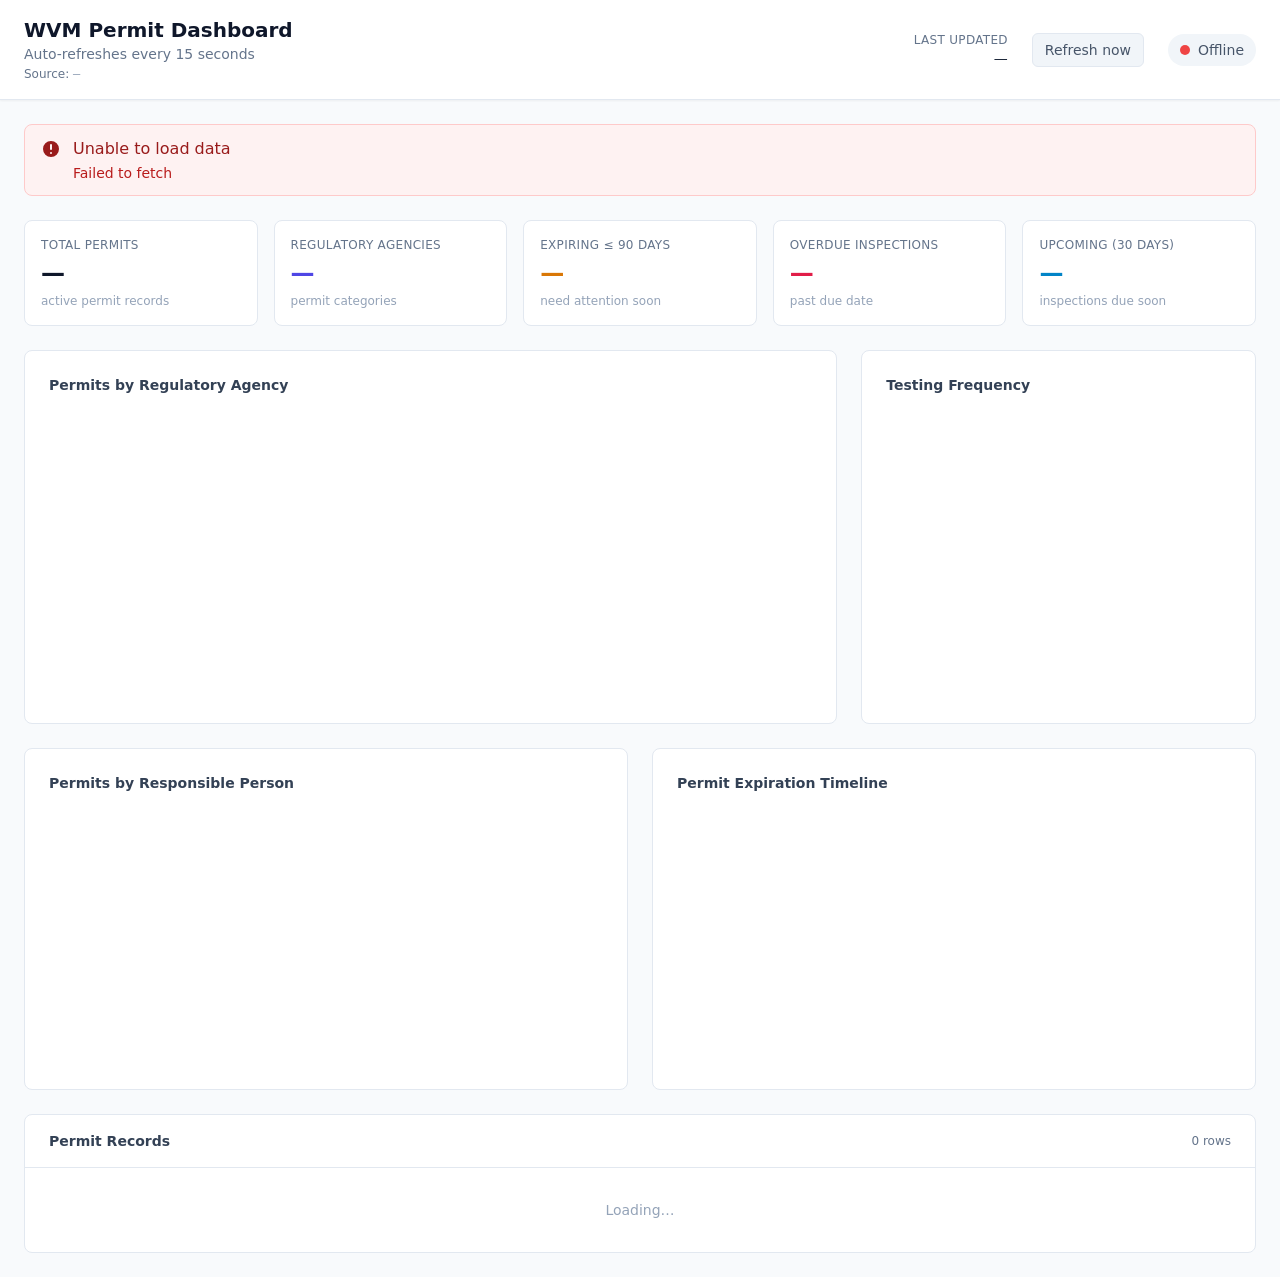
<file: excel-live-dashboard/frontend/index.html>
<!DOCTYPE html>
<html lang="en">
<head>
  <meta charset="UTF-8" />
  <meta name="viewport" content="width=device-width, initial-scale=1.0" />
  <title>WVM Permit Dashboard</title>
  <link rel="stylesheet" href="styles.css" />
  <script src="chart.umd.min.js"></script>
  <style>
    @keyframes pulse-dot {
      0%, 100% { opacity: 1; transform: scale(1); }
      50%      { opacity: 0.5; transform: scale(1.2); }
    }
    .status-dot { animation: pulse-dot 2s ease-in-out infinite; }
  </style>
</head>
<body class="bg-slate-50 text-slate-800 min-h-screen">

  <!-- Header -->
  <header class="bg-white border-b border-slate-200 shadow-sm">
    <div class="max-w-7xl mx-auto px-6 py-4 flex items-center justify-between">
      <div class="min-w-0">
        <h1 class="text-xl font-semibold text-slate-900">WVM Permit Dashboard</h1>
        <p class="text-sm text-slate-500">Auto-refreshes every 15 seconds</p>
        <p class="text-xs text-slate-400 mt-0.5 truncate">
          <span class="font-medium text-slate-500">Source:</span>
          <span id="source-file" class="font-mono">—</span>
        </p>
      </div>
      <div class="flex items-center gap-6">
        <div class="text-right">
          <p class="text-xs text-slate-500 uppercase tracking-wide">Last updated</p>
          <p id="last-updated" class="text-sm font-medium text-slate-800">—</p>
        </div>
        <button id="refresh-btn"
                class="text-sm font-medium text-slate-600 bg-slate-100 hover:bg-slate-200 border border-slate-200 px-3 py-1.5 rounded-md transition">
          Refresh now
        </button>
        <div class="flex items-center gap-2 px-3 py-1.5 rounded-full bg-slate-100">
          <span id="status-dot" class="status-dot h-2.5 w-2.5 rounded-full bg-slate-400"></span>
          <span id="status-text" class="text-sm font-medium text-slate-600">Connecting…</span>
        </div>
      </div>
    </div>
  </header>

  <main class="max-w-7xl mx-auto px-6 py-6 space-y-6">

    <!-- Error banner -->
    <div id="error-banner" class="hidden bg-red-50 border border-red-200 text-red-800 rounded-lg px-4 py-3">
      <div class="flex items-start gap-3">
        <svg class="w-5 h-5 mt-0.5 flex-shrink-0" fill="currentColor" viewBox="0 0 20 20">
          <path fill-rule="evenodd"
                d="M18 10a8 8 0 11-16 0 8 8 0 0116 0zm-7 4a1 1 0 11-2 0 1 1 0 012 0zm-1-9a1 1 0 00-1 1v4a1 1 0 102 0V6a1 1 0 00-1-1z"
                clip-rule="evenodd"/>
        </svg>
        <div>
          <p class="font-medium">Unable to load data</p>
          <p id="error-message" class="text-sm text-red-700 mt-0.5"></p>
        </div>
      </div>
    </div>

    <!-- KPI cards -->
    <section class="grid grid-cols-1 sm:grid-cols-2 lg:grid-cols-5 gap-4">
      <div class="bg-white border border-slate-200 rounded-lg p-4">
        <p class="text-xs text-slate-500 uppercase tracking-wide">Total Permits</p>
        <p id="kpi-total" class="text-2xl font-semibold text-slate-900 mt-1">—</p>
        <p class="text-xs text-slate-400 mt-1">active permit records</p>
      </div>
      <div class="bg-white border border-slate-200 rounded-lg p-4">
        <p class="text-xs text-slate-500 uppercase tracking-wide">Regulatory Agencies</p>
        <p id="kpi-agencies" class="text-2xl font-semibold text-indigo-600 mt-1">—</p>
        <p class="text-xs text-slate-400 mt-1">permit categories</p>
      </div>
      <div class="bg-white border border-slate-200 rounded-lg p-4">
        <p class="text-xs text-slate-500 uppercase tracking-wide">Expiring ≤ 90 Days</p>
        <p id="kpi-expiring" class="text-2xl font-semibold text-amber-600 mt-1">—</p>
        <p id="kpi-expiring-sub" class="text-xs text-slate-400 mt-1">need attention soon</p>
      </div>
      <div class="bg-white border border-slate-200 rounded-lg p-4">
        <p class="text-xs text-slate-500 uppercase tracking-wide">Overdue Inspections</p>
        <p id="kpi-overdue" class="text-2xl font-semibold text-rose-600 mt-1">—</p>
        <p class="text-xs text-slate-400 mt-1">past due date</p>
      </div>
      <div class="bg-white border border-slate-200 rounded-lg p-4">
        <p class="text-xs text-slate-500 uppercase tracking-wide">Upcoming (30 Days)</p>
        <p id="kpi-upcoming" class="text-2xl font-semibold text-sky-600 mt-1">—</p>
        <p class="text-xs text-slate-400 mt-1">inspections due soon</p>
      </div>
    </section>

    <!-- Charts row 1: Permits by Agency (wide) + Testing Frequency donut -->
    <section class="grid grid-cols-1 lg:grid-cols-3 gap-6">
      <div class="bg-white border border-slate-200 rounded-lg p-6 lg:col-span-2">
        <h2 class="text-sm font-semibold text-slate-700 mb-4">Permits by Regulatory Agency</h2>
        <div id="agency-chart-wrap" class="h-72">
          <canvas id="agency-chart"></canvas>
        </div>
      </div>
      <div class="bg-white border border-slate-200 rounded-lg p-6">
        <h2 class="text-sm font-semibold text-slate-700 mb-4">Testing Frequency</h2>
        <div id="freq-chart-wrap" class="h-72 relative">
          <canvas id="freq-chart"></canvas>
        </div>
      </div>
    </section>

    <!-- Charts row 2: Responsible Person bar + Expiration Timeline -->
    <section class="grid grid-cols-1 lg:grid-cols-2 gap-6">
      <div class="bg-white border border-slate-200 rounded-lg p-6">
        <h2 class="text-sm font-semibold text-slate-700 mb-4">Permits by Responsible Person</h2>
        <div id="person-chart-wrap" class="h-64">
          <canvas id="person-chart"></canvas>
        </div>
      </div>
      <div class="bg-white border border-slate-200 rounded-lg p-6">
        <h2 class="text-sm font-semibold text-slate-700 mb-4">Permit Expiration Timeline</h2>
        <div id="expiry-chart-wrap" class="h-64">
          <canvas id="expiry-chart"></canvas>
        </div>
        <p id="expiry-empty" class="hidden text-center text-slate-400 text-sm py-16">
          No expiration dates found.
        </p>
      </div>
    </section>

    <!-- Data table -->
    <section class="bg-white border border-slate-200 rounded-lg overflow-hidden">
      <div class="px-6 py-4 border-b border-slate-200 flex items-center justify-between">
        <h2 class="text-sm font-semibold text-slate-700">Permit Records</h2>
        <span id="row-count-label" class="text-xs text-slate-500">0 rows</span>
      </div>
      <div class="overflow-x-auto">
        <table class="w-full text-sm">
          <thead id="table-head" class="bg-slate-50 text-xs uppercase tracking-wide text-slate-500"></thead>
          <tbody id="table-body" class="divide-y divide-slate-100">
            <tr><td class="px-6 py-8 text-center text-slate-400" colspan="99">Loading…</td></tr>
          </tbody>
        </table>
      </div>
    </section>

  </main>

  <script src="app.js"></script>
</body>
</html>
</file>
<file: excel-live-dashboard/frontend/styles.css>
*,:after,:before{--tw-border-spacing-x:0;--tw-border-spacing-y:0;--tw-translate-x:0;--tw-translate-y:0;--tw-rotate:0;--tw-skew-x:0;--tw-skew-y:0;--tw-scale-x:1;--tw-scale-y:1;--tw-pan-x: ;--tw-pan-y: ;--tw-pinch-zoom: ;--tw-scroll-snap-strictness:proximity;--tw-gradient-from-position: ;--tw-gradient-via-position: ;--tw-gradient-to-position: ;--tw-ordinal: ;--tw-slashed-zero: ;--tw-numeric-figure: ;--tw-numeric-spacing: ;--tw-numeric-fraction: ;--tw-ring-inset: ;--tw-ring-offset-width:0px;--tw-ring-offset-color:#fff;--tw-ring-color:rgba(59,130,246,.5);--tw-ring-offset-shadow:0 0 #0000;--tw-ring-shadow:0 0 #0000;--tw-shadow:0 0 #0000;--tw-shadow-colored:0 0 #0000;--tw-blur: ;--tw-brightness: ;--tw-contrast: ;--tw-grayscale: ;--tw-hue-rotate: ;--tw-invert: ;--tw-saturate: ;--tw-sepia: ;--tw-drop-shadow: ;--tw-backdrop-blur: ;--tw-backdrop-brightness: ;--tw-backdrop-contrast: ;--tw-backdrop-grayscale: ;--tw-backdrop-hue-rotate: ;--tw-backdrop-invert: ;--tw-backdrop-opacity: ;--tw-backdrop-saturate: ;--tw-backdrop-sepia: ;--tw-contain-size: ;--tw-contain-layout: ;--tw-contain-paint: ;--tw-contain-style: }::backdrop{--tw-border-spacing-x:0;--tw-border-spacing-y:0;--tw-translate-x:0;--tw-translate-y:0;--tw-rotate:0;--tw-skew-x:0;--tw-skew-y:0;--tw-scale-x:1;--tw-scale-y:1;--tw-pan-x: ;--tw-pan-y: ;--tw-pinch-zoom: ;--tw-scroll-snap-strictness:proximity;--tw-gradient-from-position: ;--tw-gradient-via-position: ;--tw-gradient-to-position: ;--tw-ordinal: ;--tw-slashed-zero: ;--tw-numeric-figure: ;--tw-numeric-spacing: ;--tw-numeric-fraction: ;--tw-ring-inset: ;--tw-ring-offset-width:0px;--tw-ring-offset-color:#fff;--tw-ring-color:rgba(59,130,246,.5);--tw-ring-offset-shadow:0 0 #0000;--tw-ring-shadow:0 0 #0000;--tw-shadow:0 0 #0000;--tw-shadow-colored:0 0 #0000;--tw-blur: ;--tw-brightness: ;--tw-contrast: ;--tw-grayscale: ;--tw-hue-rotate: ;--tw-invert: ;--tw-saturate: ;--tw-sepia: ;--tw-drop-shadow: ;--tw-backdrop-blur: ;--tw-backdrop-brightness: ;--tw-backdrop-contrast: ;--tw-backdrop-grayscale: ;--tw-backdrop-hue-rotate: ;--tw-backdrop-invert: ;--tw-backdrop-opacity: ;--tw-backdrop-saturate: ;--tw-backdrop-sepia: ;--tw-contain-size: ;--tw-contain-layout: ;--tw-contain-paint: ;--tw-contain-style: }/*! tailwindcss v3.4.19 | MIT License | https://tailwindcss.com*/*,:after,:before{box-sizing:border-box;border:0 solid #e5e7eb}:after,:before{--tw-content:""}:host,html{line-height:1.5;-webkit-text-size-adjust:100%;-moz-tab-size:4;-o-tab-size:4;tab-size:4;font-family:ui-sans-serif,system-ui,sans-serif,Apple Color Emoji,Segoe UI Emoji,Segoe UI Symbol,Noto Color Emoji;font-feature-settings:normal;font-variation-settings:normal;-webkit-tap-highlight-color:transparent}body{margin:0;line-height:inherit}hr{height:0;color:inherit;border-top-width:1px}abbr:where([title]){-webkit-text-decoration:underline dotted;text-decoration:underline dotted}h1,h2,h3,h4,h5,h6{font-size:inherit;font-weight:inherit}a{color:inherit;text-decoration:inherit}b,strong{font-weight:bolder}code,kbd,pre,samp{font-family:ui-monospace,SFMono-Regular,Menlo,Monaco,Consolas,Liberation Mono,Courier New,monospace;font-feature-settings:normal;font-variation-settings:normal;font-size:1em}small{font-size:80%}sub,sup{font-size:75%;line-height:0;position:relative;vertical-align:baseline}sub{bottom:-.25em}sup{top:-.5em}table{text-indent:0;border-color:inherit;border-collapse:collapse}button,input,optgroup,select,textarea{font-family:inherit;font-feature-settings:inherit;font-variation-settings:inherit;font-size:100%;font-weight:inherit;line-height:inherit;letter-spacing:inherit;color:inherit;margin:0;padding:0}button,select{text-transform:none}button,input:where([type=button]),input:where([type=reset]),input:where([type=submit]){-webkit-appearance:button;background-color:transparent;background-image:none}:-moz-focusring{outline:auto}:-moz-ui-invalid{box-shadow:none}progress{vertical-align:baseline}::-webkit-inner-spin-button,::-webkit-outer-spin-button{height:auto}[type=search]{-webkit-appearance:textfield;outline-offset:-2px}::-webkit-search-decoration{-webkit-appearance:none}::-webkit-file-upload-button{-webkit-appearance:button;font:inherit}summary{display:list-item}blockquote,dd,dl,figure,h1,h2,h3,h4,h5,h6,hr,p,pre{margin:0}fieldset{margin:0}fieldset,legend{padding:0}menu,ol,ul{list-style:none;margin:0;padding:0}dialog{padding:0}textarea{resize:vertical}input::-moz-placeholder,textarea::-moz-placeholder{opacity:1;color:#9ca3af}input::placeholder,textarea::placeholder{opacity:1;color:#9ca3af}[role=button],button{cursor:pointer}:disabled{cursor:default}audio,canvas,embed,iframe,img,object,svg,video{display:block;vertical-align:middle}img,video{max-width:100%;height:auto}[hidden]:where(:not([hidden=until-found])){display:none}.visible{visibility:visible}.static{position:static}.relative{position:relative}.mx-auto{margin-left:auto;margin-right:auto}.mb-4{margin-bottom:1rem}.mt-0\.5{margin-top:.125rem}.mt-1{margin-top:.25rem}.block{display:block}.flex{display:flex}.table{display:table}.grid{display:grid}.hidden{display:none}.h-2\.5{height:.625rem}.h-5{height:1.25rem}.h-64{height:16rem}.h-72{height:18rem}.min-h-screen{min-height:100vh}.w-2\.5{width:.625rem}.w-5{width:1.25rem}.w-full{width:100%}.min-w-0{min-width:0}.max-w-7xl{max-width:80rem}.flex-shrink-0{flex-shrink:0}.transform{transform:translate(var(--tw-translate-x),var(--tw-translate-y)) rotate(var(--tw-rotate)) skewX(var(--tw-skew-x)) skewY(var(--tw-skew-y)) scaleX(var(--tw-scale-x)) scaleY(var(--tw-scale-y))}.resize{resize:both}.grid-cols-1{grid-template-columns:repeat(1,minmax(0,1fr))}.items-start{align-items:flex-start}.items-center{align-items:center}.justify-between{justify-content:space-between}.gap-2{gap:.5rem}.gap-3{gap:.75rem}.gap-4{gap:1rem}.gap-6{gap:1.5rem}.space-y-6>:not([hidden])~:not([hidden]){--tw-space-y-reverse:0;margin-top:calc(1.5rem*(1 - var(--tw-space-y-reverse)));margin-bottom:calc(1.5rem*var(--tw-space-y-reverse))}.divide-y>:not([hidden])~:not([hidden]){--tw-divide-y-reverse:0;border-top-width:calc(1px*(1 - var(--tw-divide-y-reverse)));border-bottom-width:calc(1px*var(--tw-divide-y-reverse))}.divide-slate-100>:not([hidden])~:not([hidden]){--tw-divide-opacity:1;border-color:rgb(241 245 249/var(--tw-divide-opacity,1))}.overflow-hidden{overflow:hidden}.overflow-x-auto{overflow-x:auto}.truncate{overflow:hidden;text-overflow:ellipsis}.truncate,.whitespace-nowrap{white-space:nowrap}.rounded-full{border-radius:9999px}.rounded-lg{border-radius:.5rem}.rounded-md{border-radius:.375rem}.border{border-width:1px}.border-b{border-bottom-width:1px}.border-red-200{--tw-border-opacity:1;border-color:rgb(254 202 202/var(--tw-border-opacity,1))}.border-slate-200{--tw-border-opacity:1;border-color:rgb(226 232 240/var(--tw-border-opacity,1))}.bg-amber-500{--tw-bg-opacity:1;background-color:rgb(245 158 11/var(--tw-bg-opacity,1))}.bg-emerald-500{--tw-bg-opacity:1;background-color:rgb(16 185 129/var(--tw-bg-opacity,1))}.bg-red-50{--tw-bg-opacity:1;background-color:rgb(254 242 242/var(--tw-bg-opacity,1))}.bg-red-500{--tw-bg-opacity:1;background-color:rgb(239 68 68/var(--tw-bg-opacity,1))}.bg-slate-100{--tw-bg-opacity:1;background-color:rgb(241 245 249/var(--tw-bg-opacity,1))}.bg-slate-400{--tw-bg-opacity:1;background-color:rgb(148 163 184/var(--tw-bg-opacity,1))}.bg-slate-50{--tw-bg-opacity:1;background-color:rgb(248 250 252/var(--tw-bg-opacity,1))}.bg-white{--tw-bg-opacity:1;background-color:rgb(255 255 255/var(--tw-bg-opacity,1))}.p-4{padding:1rem}.p-6{padding:1.5rem}.px-3{padding-left:.75rem;padding-right:.75rem}.px-4{padding-left:1rem;padding-right:1rem}.px-6{padding-left:1.5rem;padding-right:1.5rem}.py-1\.5{padding-top:.375rem;padding-bottom:.375rem}.py-16{padding-top:4rem;padding-bottom:4rem}.py-2\.5{padding-top:.625rem;padding-bottom:.625rem}.py-3{padding-top:.75rem;padding-bottom:.75rem}.py-4{padding-top:1rem;padding-bottom:1rem}.py-6{padding-top:1.5rem;padding-bottom:1.5rem}.py-8{padding-top:2rem;padding-bottom:2rem}.text-left{text-align:left}.text-center{text-align:center}.text-right{text-align:right}.font-mono{font-family:ui-monospace,SFMono-Regular,Menlo,Monaco,Consolas,Liberation Mono,Courier New,monospace}.text-2xl{font-size:1.5rem;line-height:2rem}.text-sm{font-size:.875rem;line-height:1.25rem}.text-xl{font-size:1.25rem;line-height:1.75rem}.text-xs{font-size:.75rem;line-height:1rem}.font-medium{font-weight:500}.font-semibold{font-weight:600}.uppercase{text-transform:uppercase}.italic{font-style:italic}.tracking-wide{letter-spacing:.025em}.text-amber-600{--tw-text-opacity:1;color:rgb(217 119 6/var(--tw-text-opacity,1))}.text-indigo-600{--tw-text-opacity:1;color:rgb(79 70 229/var(--tw-text-opacity,1))}.text-red-600{--tw-text-opacity:1;color:rgb(220 38 38/var(--tw-text-opacity,1))}.text-red-700{--tw-text-opacity:1;color:rgb(185 28 28/var(--tw-text-opacity,1))}.text-red-800{--tw-text-opacity:1;color:rgb(153 27 27/var(--tw-text-opacity,1))}.text-rose-600{--tw-text-opacity:1;color:rgb(225 29 72/var(--tw-text-opacity,1))}.text-sky-600{--tw-text-opacity:1;color:rgb(2 132 199/var(--tw-text-opacity,1))}.text-slate-400{--tw-text-opacity:1;color:rgb(148 163 184/var(--tw-text-opacity,1))}.text-slate-500{--tw-text-opacity:1;color:rgb(100 116 139/var(--tw-text-opacity,1))}.text-slate-600{--tw-text-opacity:1;color:rgb(71 85 105/var(--tw-text-opacity,1))}.text-slate-700{--tw-text-opacity:1;color:rgb(51 65 85/var(--tw-text-opacity,1))}.text-slate-800{--tw-text-opacity:1;color:rgb(30 41 59/var(--tw-text-opacity,1))}.text-slate-900{--tw-text-opacity:1;color:rgb(15 23 42/var(--tw-text-opacity,1))}.underline{text-decoration-line:underline}.shadow-sm{--tw-shadow:0 1px 2px 0 rgba(0,0,0,.05);--tw-shadow-colored:0 1px 2px 0 var(--tw-shadow-color);box-shadow:var(--tw-ring-offset-shadow,0 0 #0000),var(--tw-ring-shadow,0 0 #0000),var(--tw-shadow)}.filter{filter:var(--tw-blur) var(--tw-brightness) var(--tw-contrast) var(--tw-grayscale) var(--tw-hue-rotate) var(--tw-invert) var(--tw-saturate) var(--tw-sepia) var(--tw-drop-shadow)}.transition{transition-property:color,background-color,border-color,text-decoration-color,fill,stroke,opacity,box-shadow,transform,filter,-webkit-backdrop-filter;transition-property:color,background-color,border-color,text-decoration-color,fill,stroke,opacity,box-shadow,transform,filter,backdrop-filter;transition-property:color,background-color,border-color,text-decoration-color,fill,stroke,opacity,box-shadow,transform,filter,backdrop-filter,-webkit-backdrop-filter;transition-timing-function:cubic-bezier(.4,0,.2,1);transition-duration:.15s}.ease-in-out{transition-timing-function:cubic-bezier(.4,0,.2,1)}.hover\:bg-slate-200:hover{--tw-bg-opacity:1;background-color:rgb(226 232 240/var(--tw-bg-opacity,1))}.hover\:bg-slate-50:hover{--tw-bg-opacity:1;background-color:rgb(248 250 252/var(--tw-bg-opacity,1))}@media (min-width:640px){.sm\:grid-cols-2{grid-template-columns:repeat(2,minmax(0,1fr))}}@media (min-width:1024px){.lg\:col-span-2{grid-column:span 2/span 2}.lg\:grid-cols-2{grid-template-columns:repeat(2,minmax(0,1fr))}.lg\:grid-cols-3{grid-template-columns:repeat(3,minmax(0,1fr))}.lg\:grid-cols-5{grid-template-columns:repeat(5,minmax(0,1fr))}}
</file>
